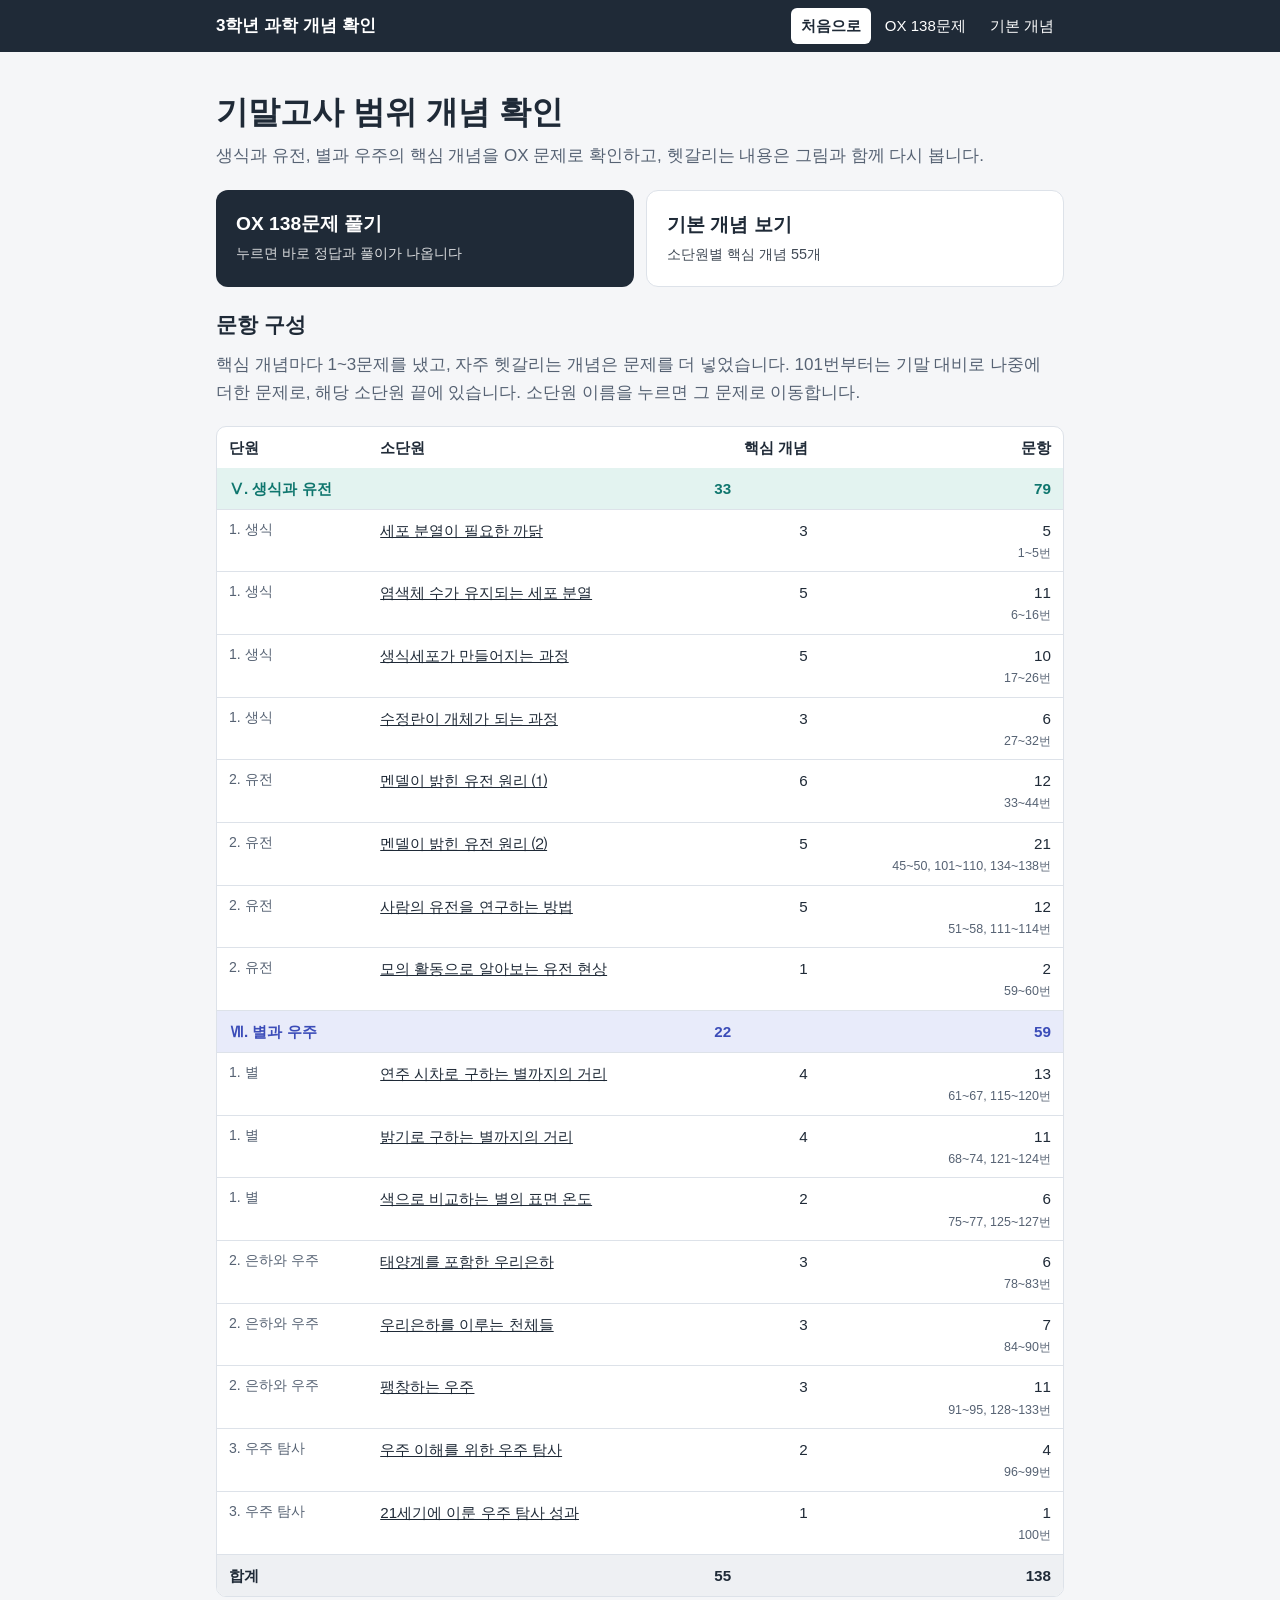
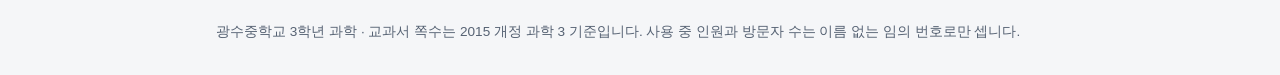
<file: index.html>
<!doctype html>
<html lang="ko">
<head>
<meta charset="utf-8">
<meta name="viewport" content="width=device-width, initial-scale=1">
<title>3학년 과학 개념 확인</title>
<meta name="description" content="생식과 유전, 별과 우주 개념 확인 OX 138문제와 기본 개념">
<link rel="stylesheet" href="style.css?v=8">
</head>
<body>
<div class="stick" id="stick"><header class="top"><div class="wrap topin"><a class="brand" href="index.html">3학년 과학 개념 확인</a><span class="online" id="online" hidden><i aria-hidden="true"></i><span class="oltxt"><span>지금 <b id="onlineN">0</b>명<span class="olt"> 사용 중</span></span><span id="today" hidden>오늘 <b id="todayN">0</b>명<span class="olt"> 방문</span></span></span></span><nav><a href="index.html" aria-current=page>처음으로</a><a href="ox.html">OX 138문제</a><a href="concepts.html">기본 개념</a></nav></div></header></div>
<main class="wrap">
<section class="hero">
<h1>기말고사 범위 개념 확인</h1>
<p>생식과 유전, 별과 우주의 핵심 개념을 OX 문제로 확인하고, 헷갈리는 내용은 그림과 함께 다시 봅니다.</p>
<div class="cta">
<a class="big" href="ox.html"><b>OX 138문제 풀기</b><span>누르면 바로 정답과 풀이가 나옵니다</span></a>
<a class="big alt" href="concepts.html"><b>기본 개념 보기</b><span>소단원별 핵심 개념 55개</span></a>
</div>
</section>
<section>
<h2>문항 구성</h2>
<p class="lead">핵심 개념마다 1~3문제를 냈고, 자주 헷갈리는 개념은 문제를 더 넣었습니다. 101번부터는 기말 대비로 나중에 더한 문제로, 해당 소단원 끝에 있습니다. 소단원 이름을 누르면 그 문제로 이동합니다.</p>
<div class="tablewrap"><table class="plan">
<thead><tr><th scope="col">단원</th><th scope="col">소단원</th><th scope="col">핵심 개념</th><th scope="col">문항</th></tr></thead>
<tbody><tr class="grp gen"><th colspan="2" scope="colgroup">Ⅴ. 생식과 유전</th><td>33</td><td>79</td></tr><tr><td class="mid">1. 생식</td><td><a href="ox.html#u01">세포 분열이 필요한 까닭</a></td><td>3</td><td>5<span class="rng">1~5번</span></td></tr><tr><td class="mid">1. 생식</td><td><a href="ox.html#u02">염색체 수가 유지되는 세포 분열</a></td><td>5</td><td>11<span class="rng">6~16번</span></td></tr><tr><td class="mid">1. 생식</td><td><a href="ox.html#u03">생식세포가 만들어지는 과정</a></td><td>5</td><td>10<span class="rng">17~26번</span></td></tr><tr><td class="mid">1. 생식</td><td><a href="ox.html#u04">수정란이 개체가 되는 과정</a></td><td>3</td><td>6<span class="rng">27~32번</span></td></tr><tr><td class="mid">2. 유전</td><td><a href="ox.html#u05">멘델이 밝힌 유전 원리 ⑴</a></td><td>6</td><td>12<span class="rng">33~44번</span></td></tr><tr><td class="mid">2. 유전</td><td><a href="ox.html#u06">멘델이 밝힌 유전 원리 ⑵</a></td><td>5</td><td>21<span class="rng">45~50, 101~110, 134~138번</span></td></tr><tr><td class="mid">2. 유전</td><td><a href="ox.html#u07">사람의 유전을 연구하는 방법</a></td><td>5</td><td>12<span class="rng">51~58, 111~114번</span></td></tr><tr><td class="mid">2. 유전</td><td><a href="ox.html#u08">모의 활동으로 알아보는 유전 현상</a></td><td>1</td><td>2<span class="rng">59~60번</span></td></tr><tr class="grp star"><th colspan="2" scope="colgroup">Ⅶ. 별과 우주</th><td>22</td><td>59</td></tr><tr><td class="mid">1. 별</td><td><a href="ox.html#u09">연주 시차로 구하는 별까지의 거리</a></td><td>4</td><td>13<span class="rng">61~67, 115~120번</span></td></tr><tr><td class="mid">1. 별</td><td><a href="ox.html#u10">밝기로 구하는 별까지의 거리</a></td><td>4</td><td>11<span class="rng">68~74, 121~124번</span></td></tr><tr><td class="mid">1. 별</td><td><a href="ox.html#u11">색으로 비교하는 별의 표면 온도</a></td><td>2</td><td>6<span class="rng">75~77, 125~127번</span></td></tr><tr><td class="mid">2. 은하와 우주</td><td><a href="ox.html#u12">태양계를 포함한 우리은하</a></td><td>3</td><td>6<span class="rng">78~83번</span></td></tr><tr><td class="mid">2. 은하와 우주</td><td><a href="ox.html#u13">우리은하를 이루는 천체들</a></td><td>3</td><td>7<span class="rng">84~90번</span></td></tr><tr><td class="mid">2. 은하와 우주</td><td><a href="ox.html#u14">팽창하는 우주</a></td><td>3</td><td>11<span class="rng">91~95, 128~133번</span></td></tr><tr><td class="mid">3. 우주 탐사</td><td><a href="ox.html#u15">우주 이해를 위한 우주 탐사</a></td><td>2</td><td>4<span class="rng">96~99번</span></td></tr><tr><td class="mid">3. 우주 탐사</td><td><a href="ox.html#u16">21세기에 이룬 우주 탐사 성과</a></td><td>1</td><td>1<span class="rng">100번</span></td></tr>
<tr class="sum"><th colspan="2" scope="row">합계</th><td>55</td><td>138</td></tr></tbody>
</table></div>
</section>
</main>
<footer class="wrap foot">광수중학교 3학년 과학 · 교과서 쪽수는 2015 개정 과학 3 기준입니다. 사용 중 인원과 방문자 수는 이름 없는 임의 번호로만 셉니다.</footer>
<script src="app.js?v=3"></script>
</body></html>
</file>
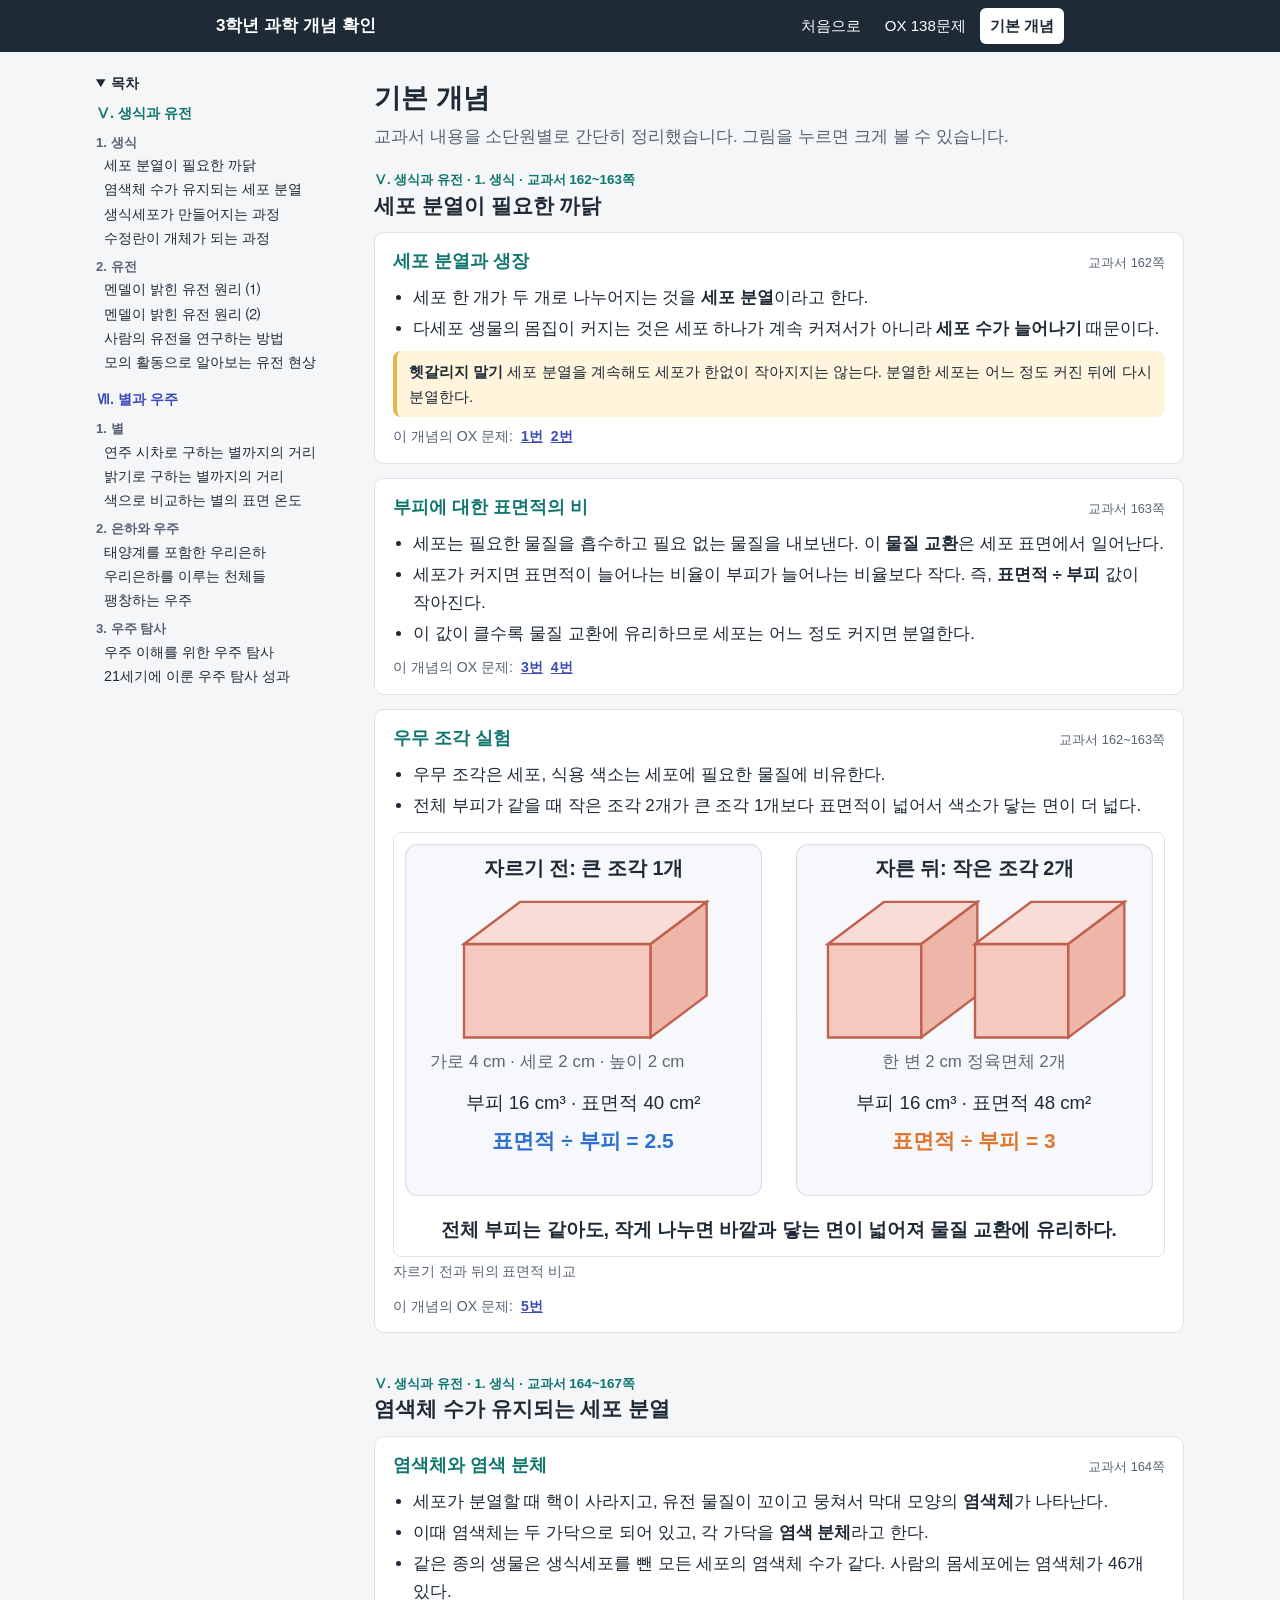
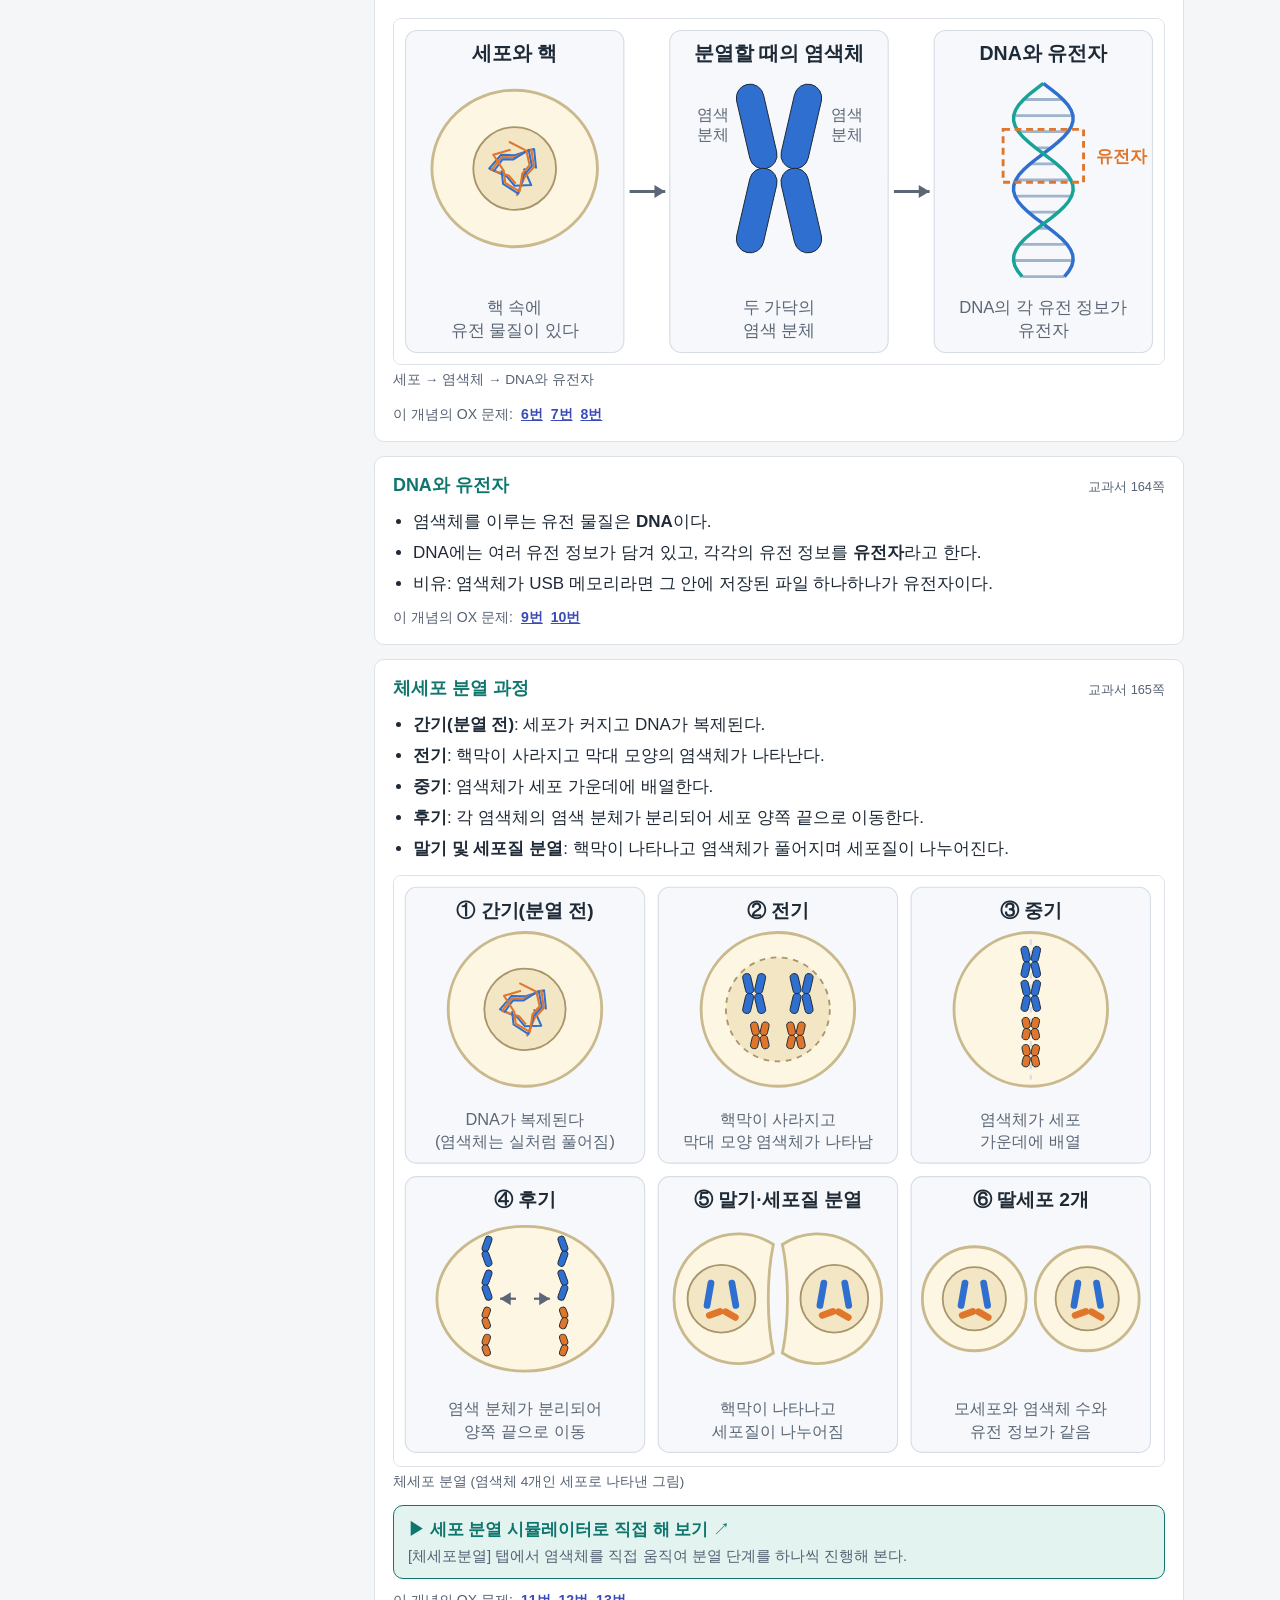
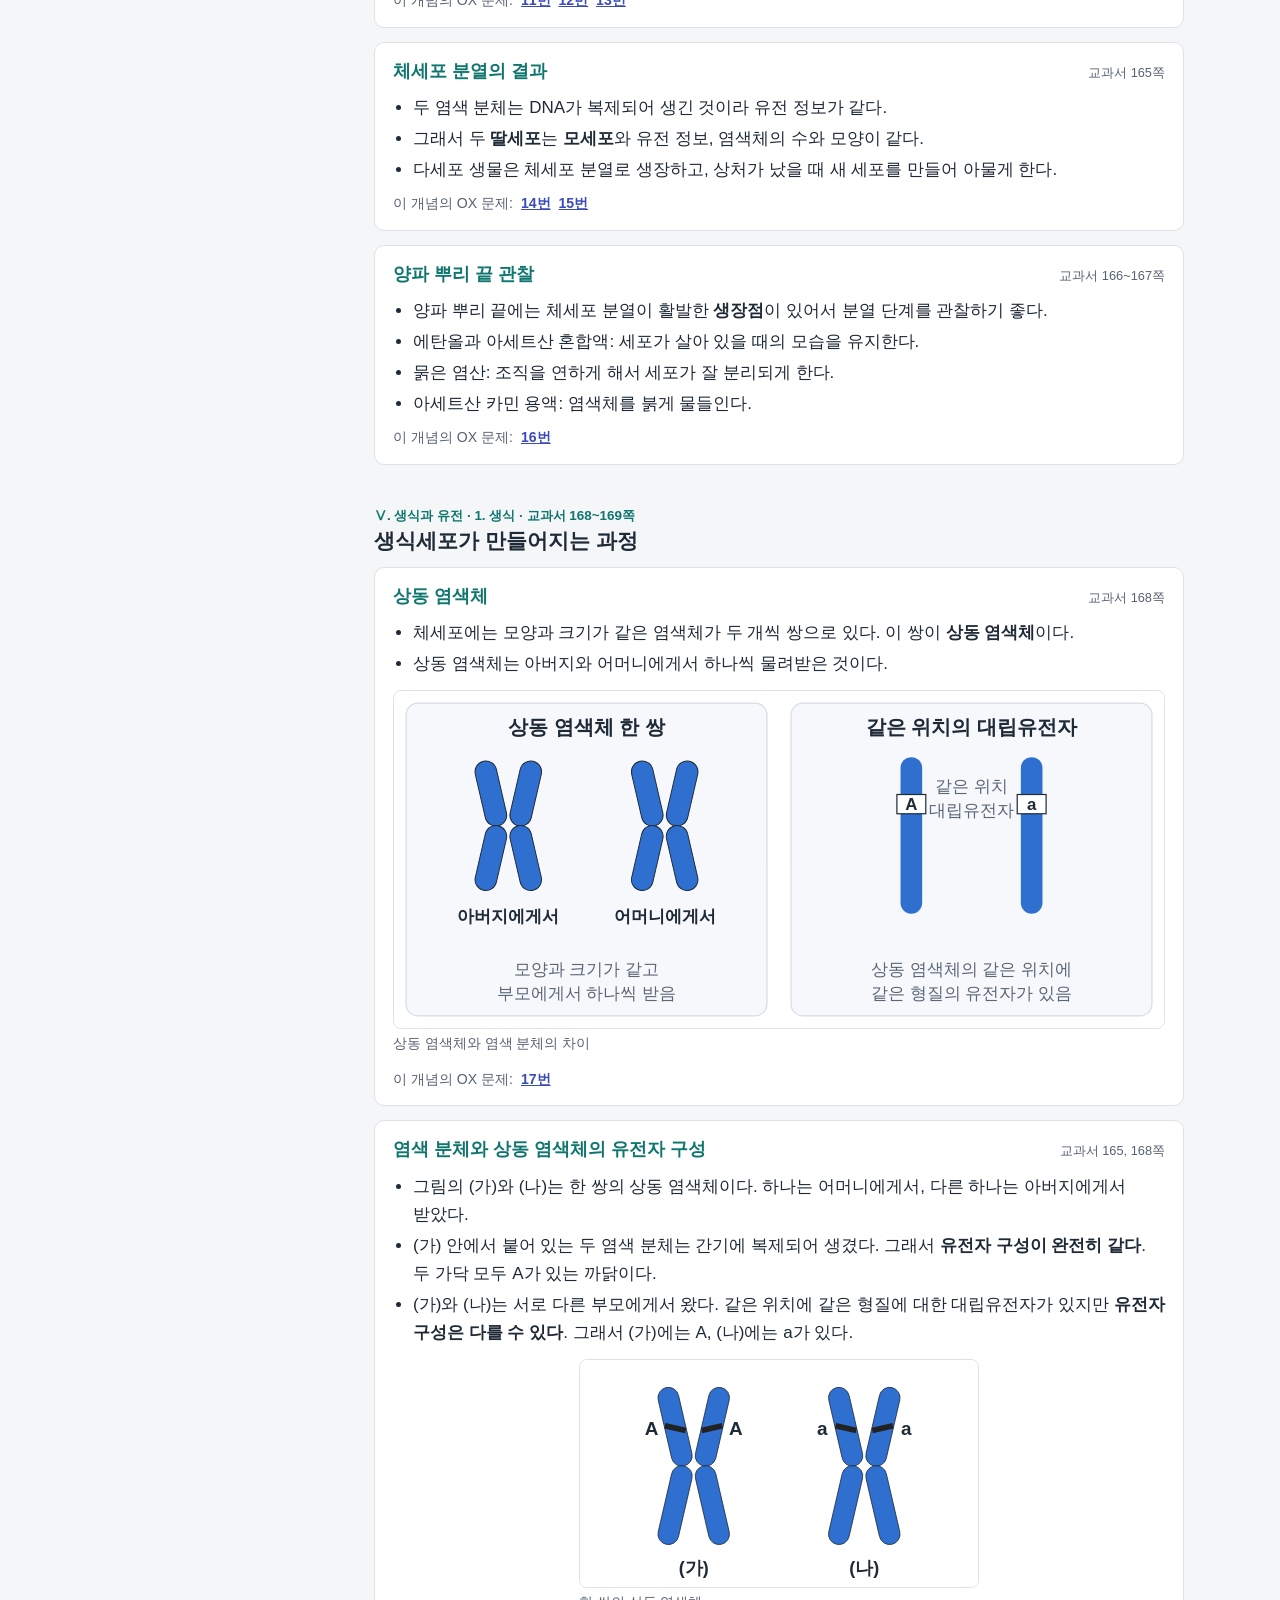
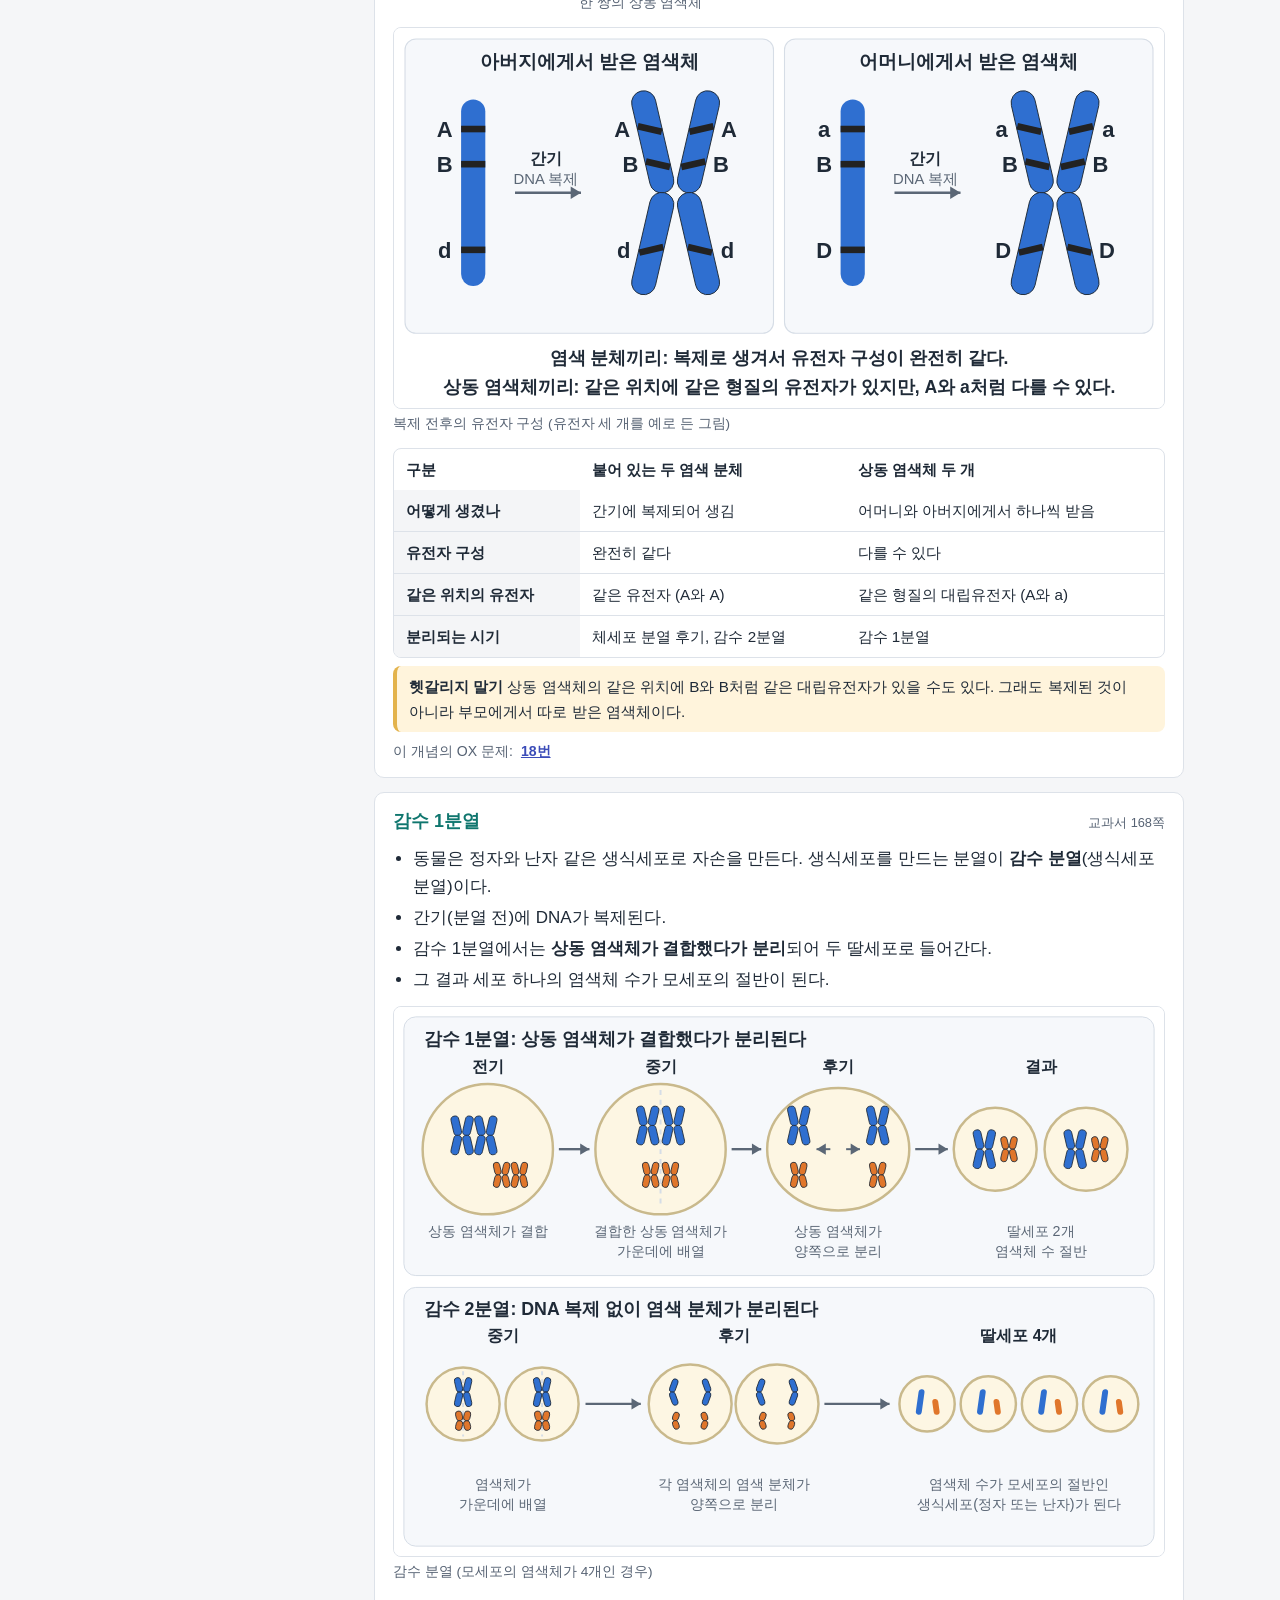
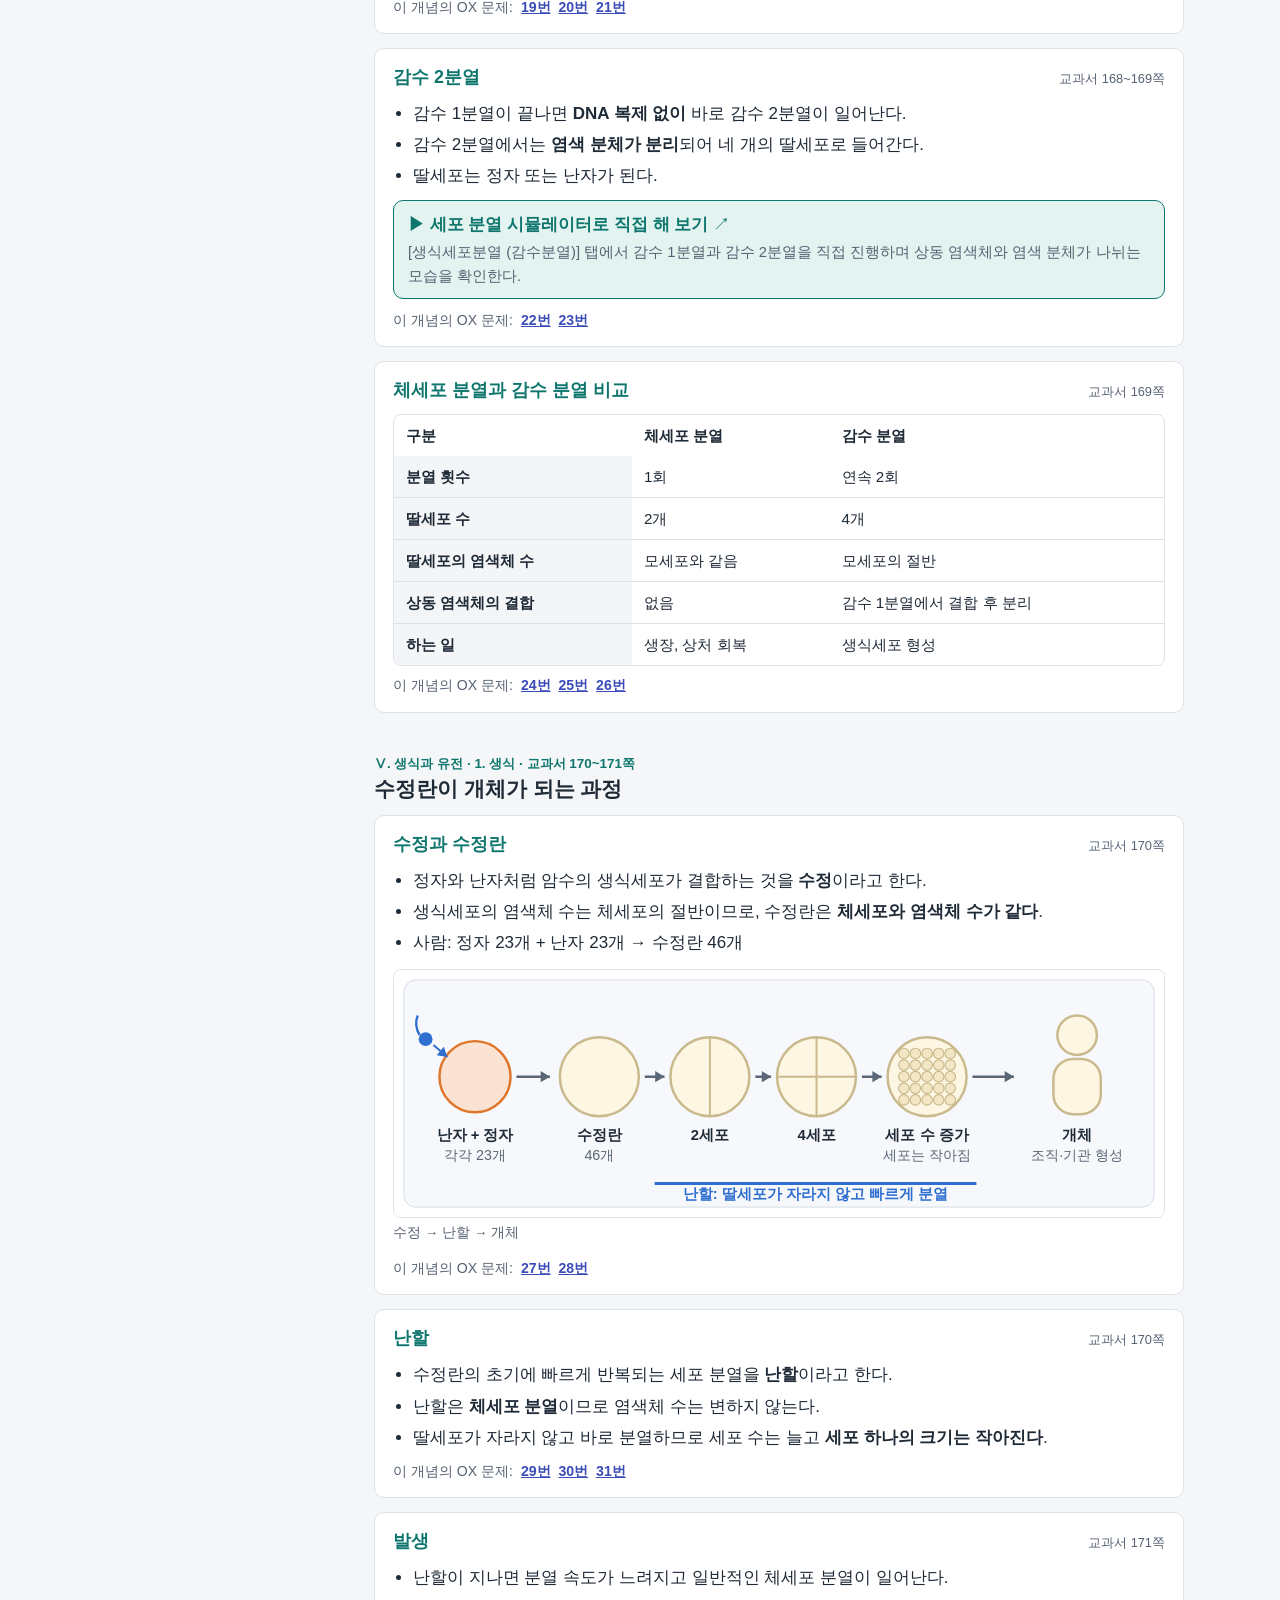
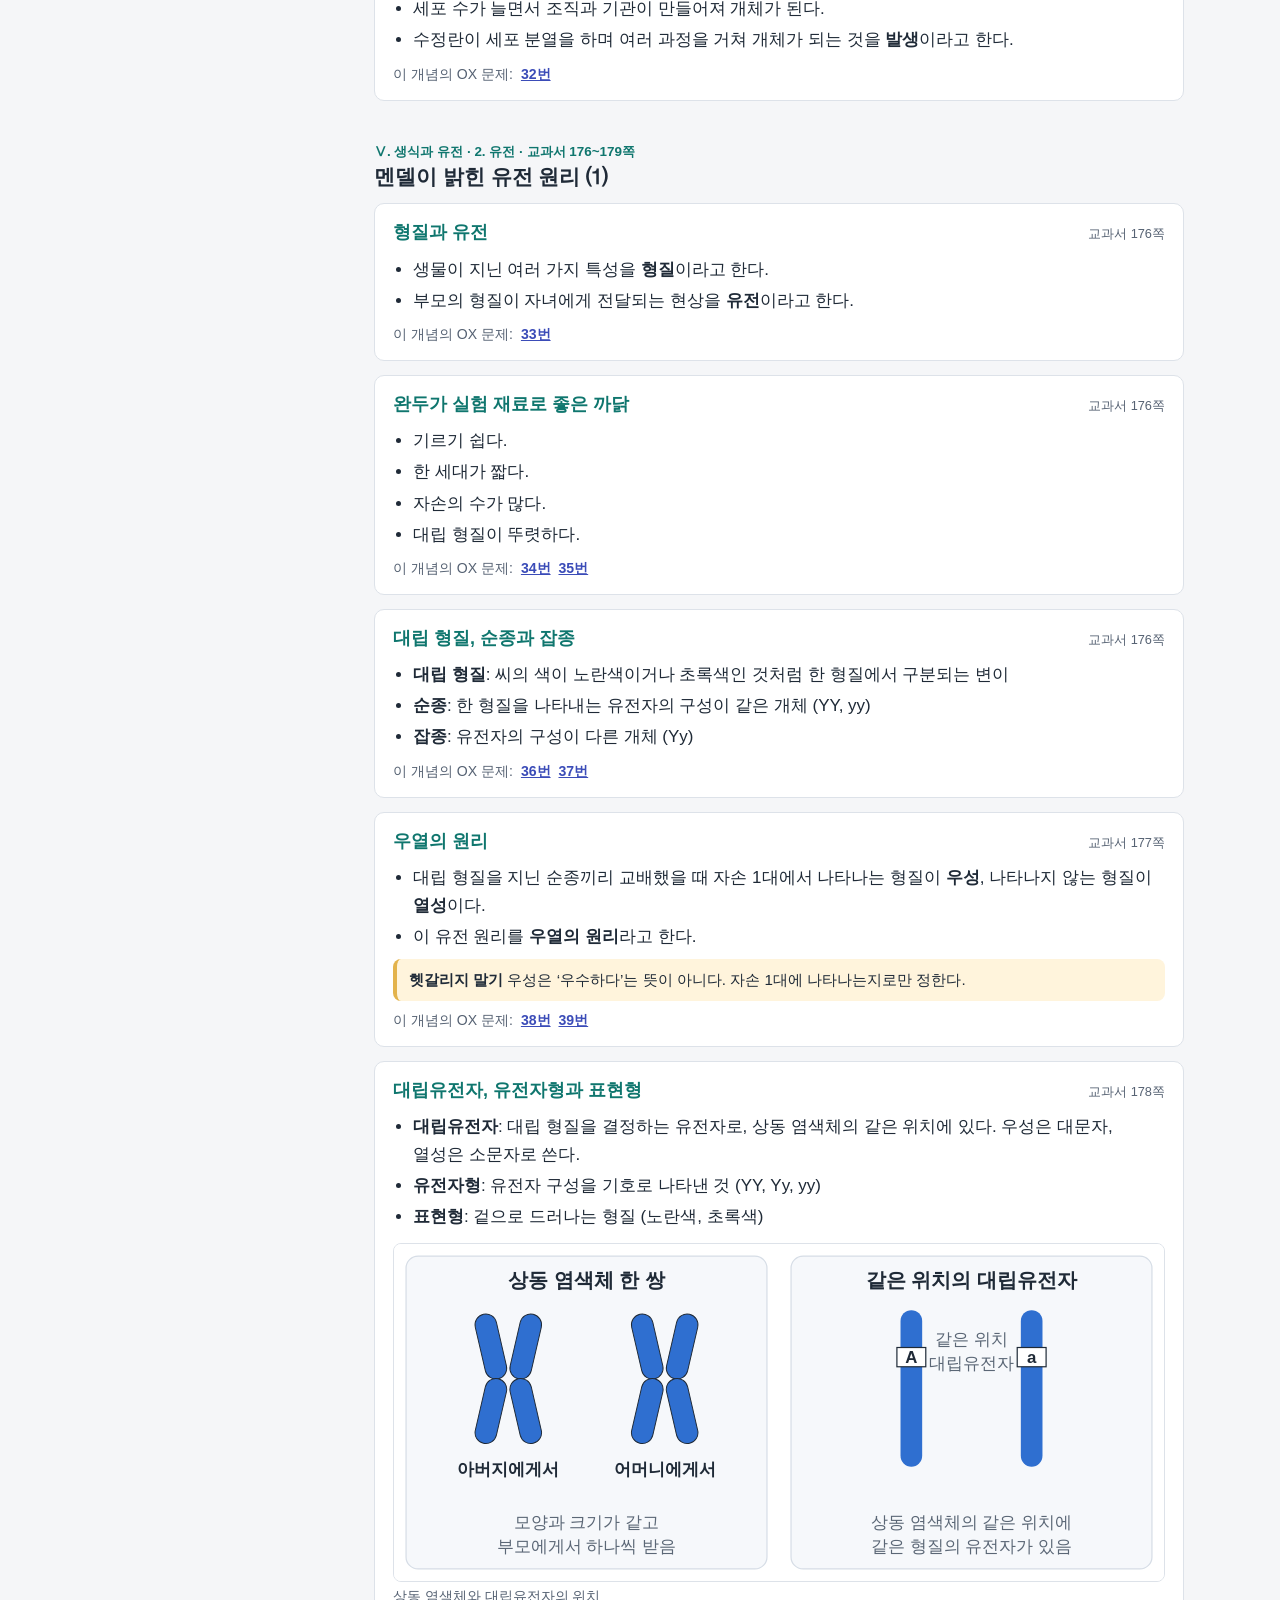
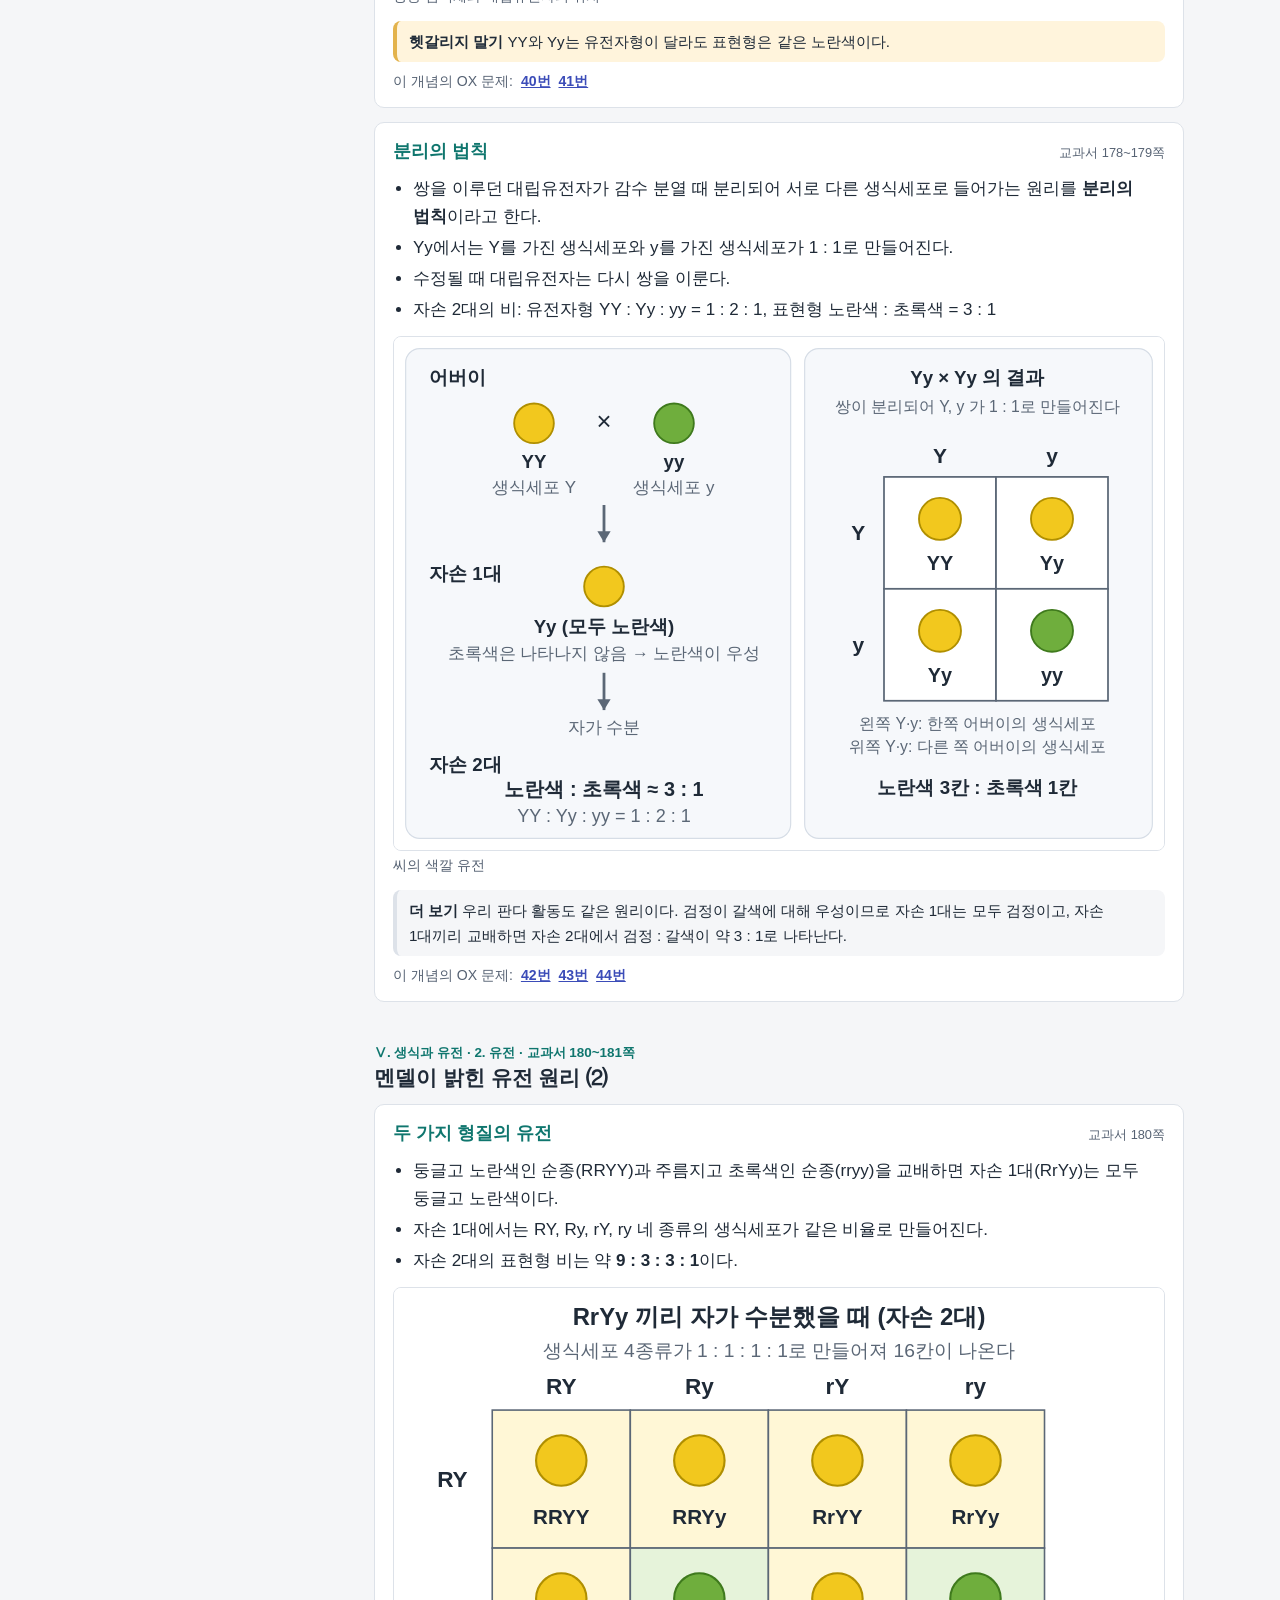
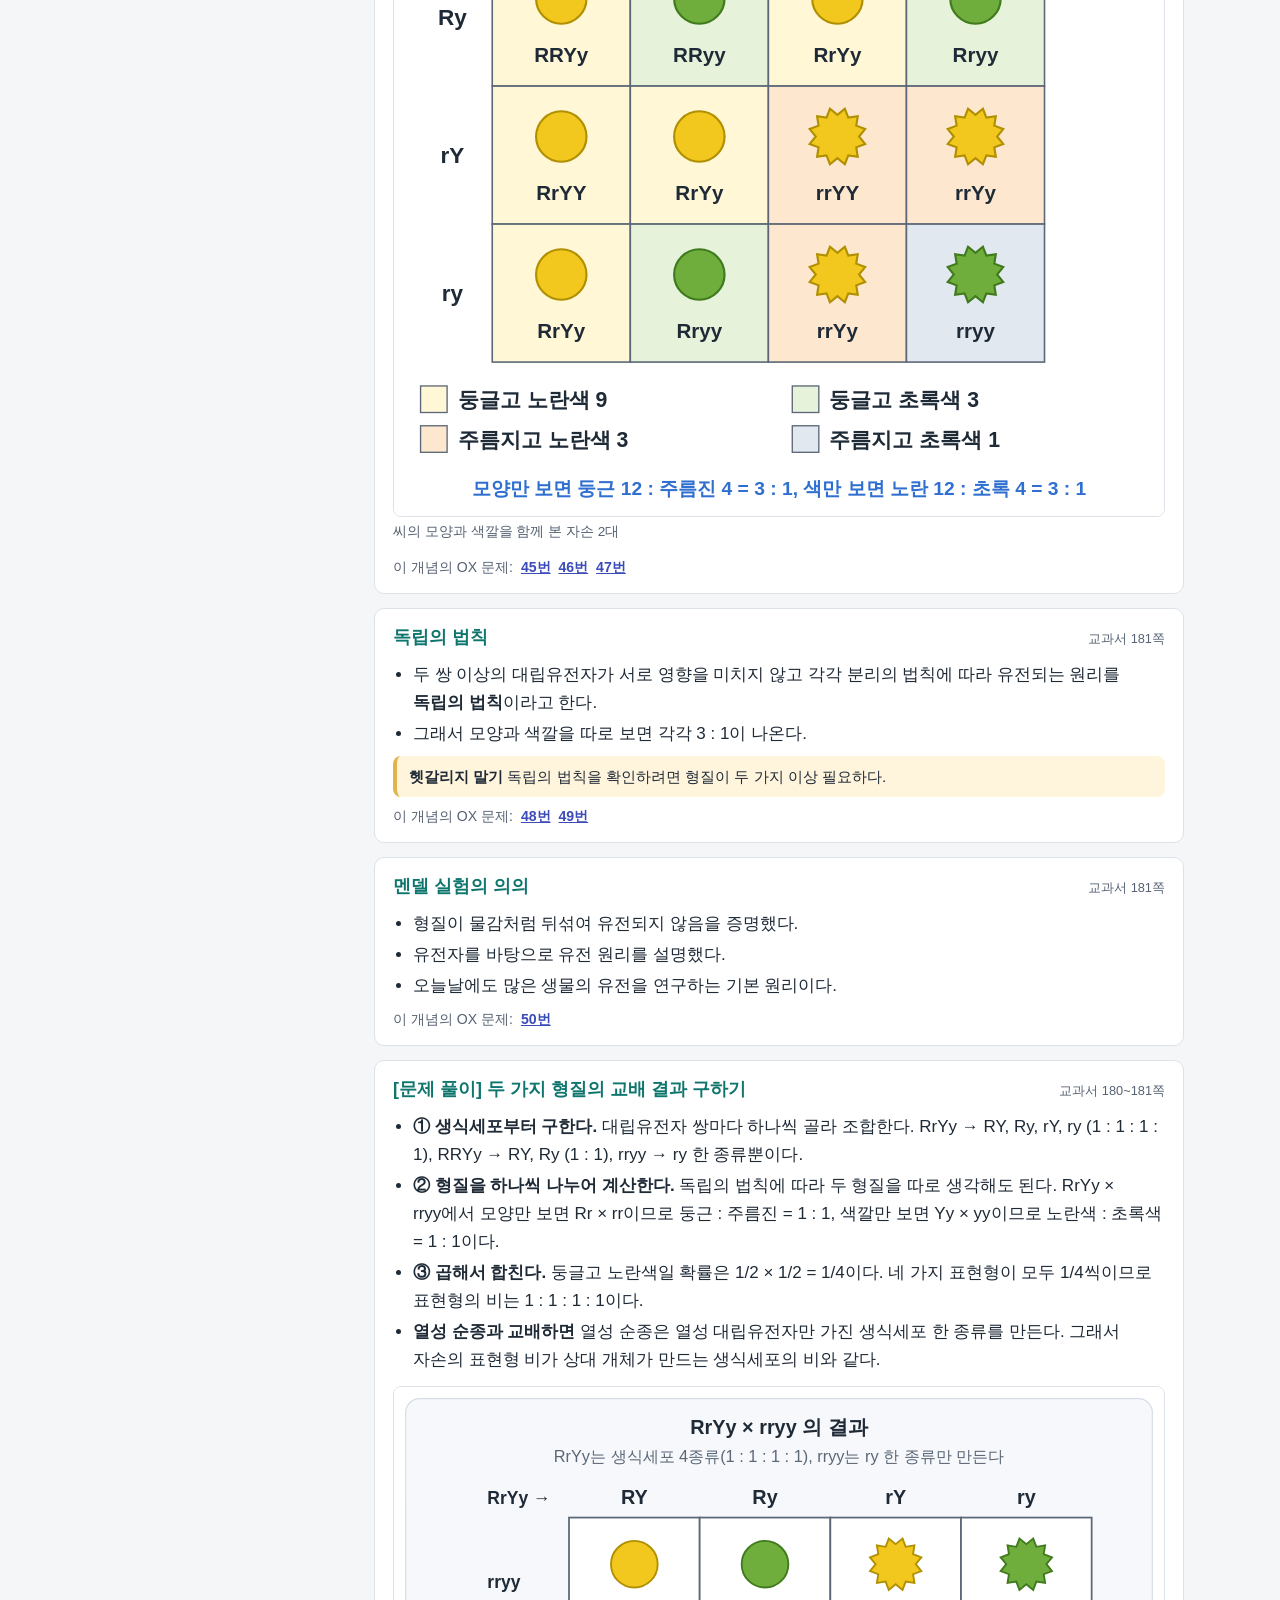
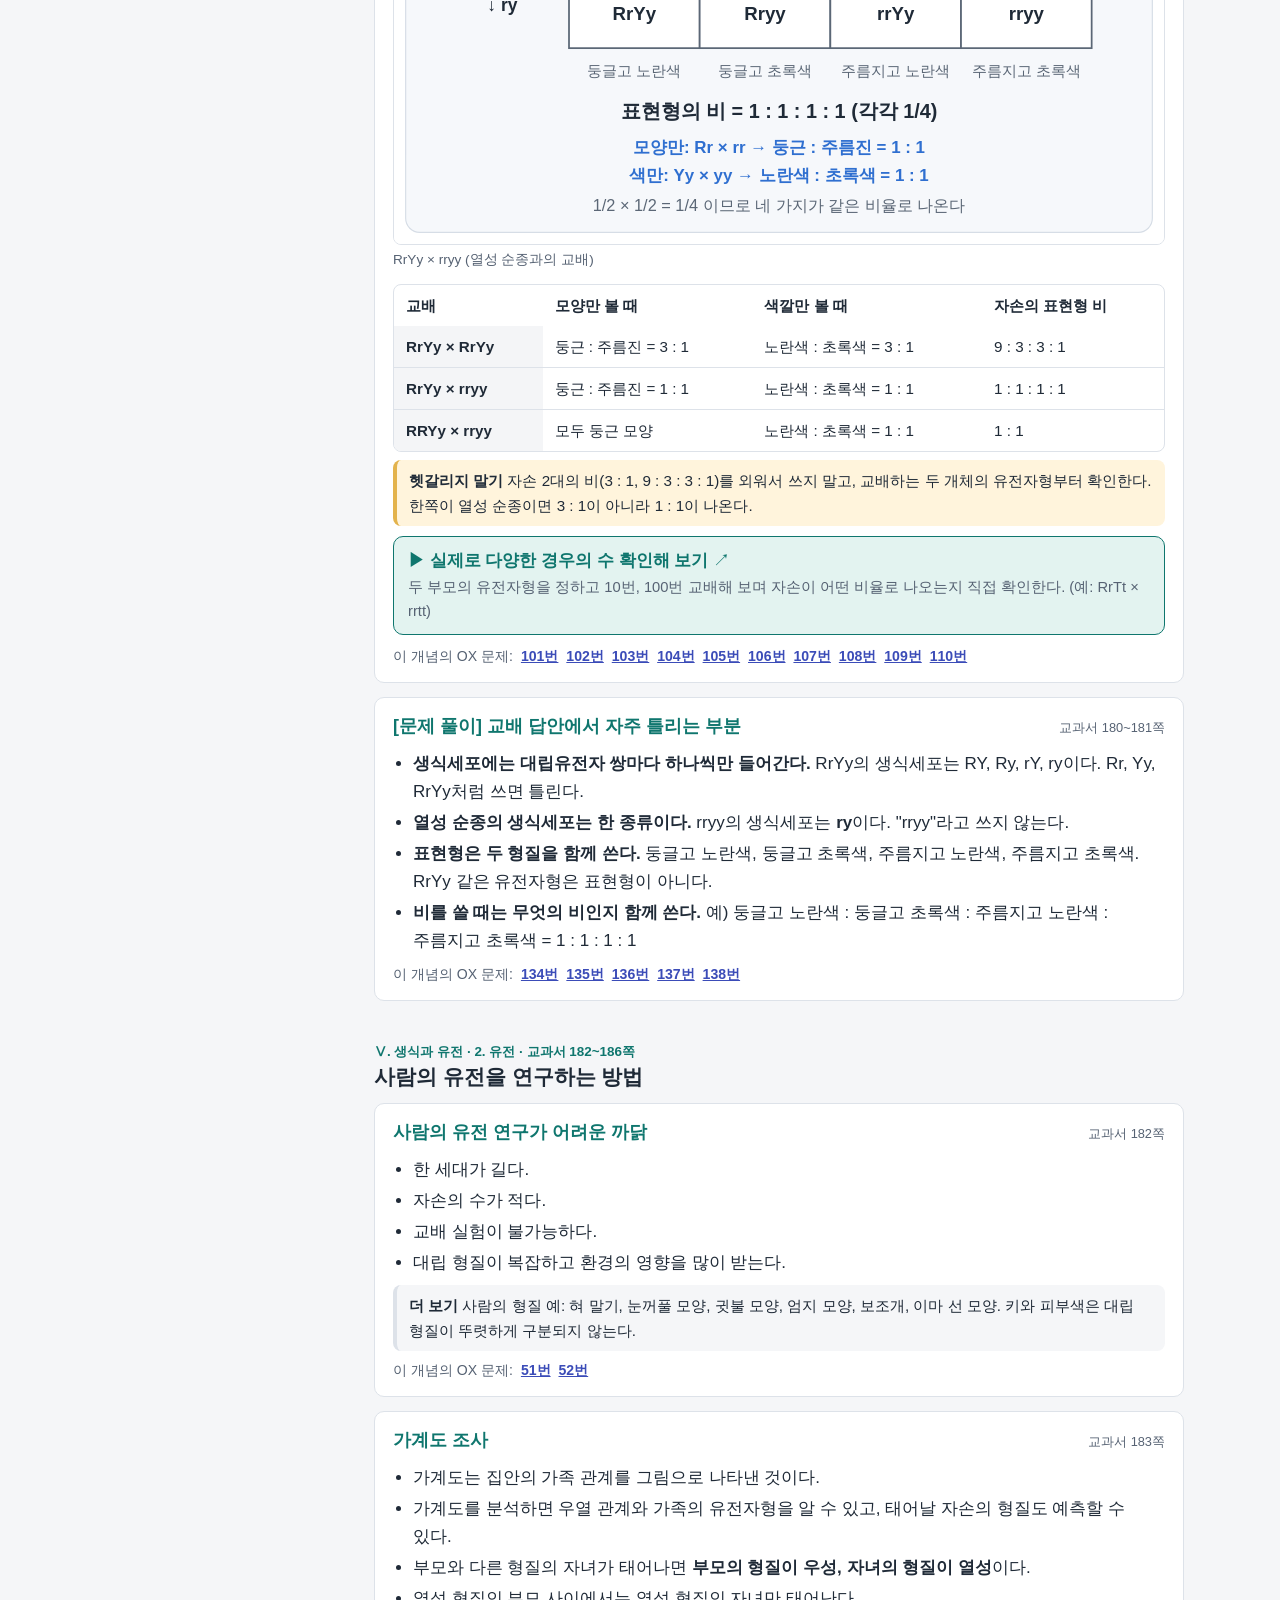
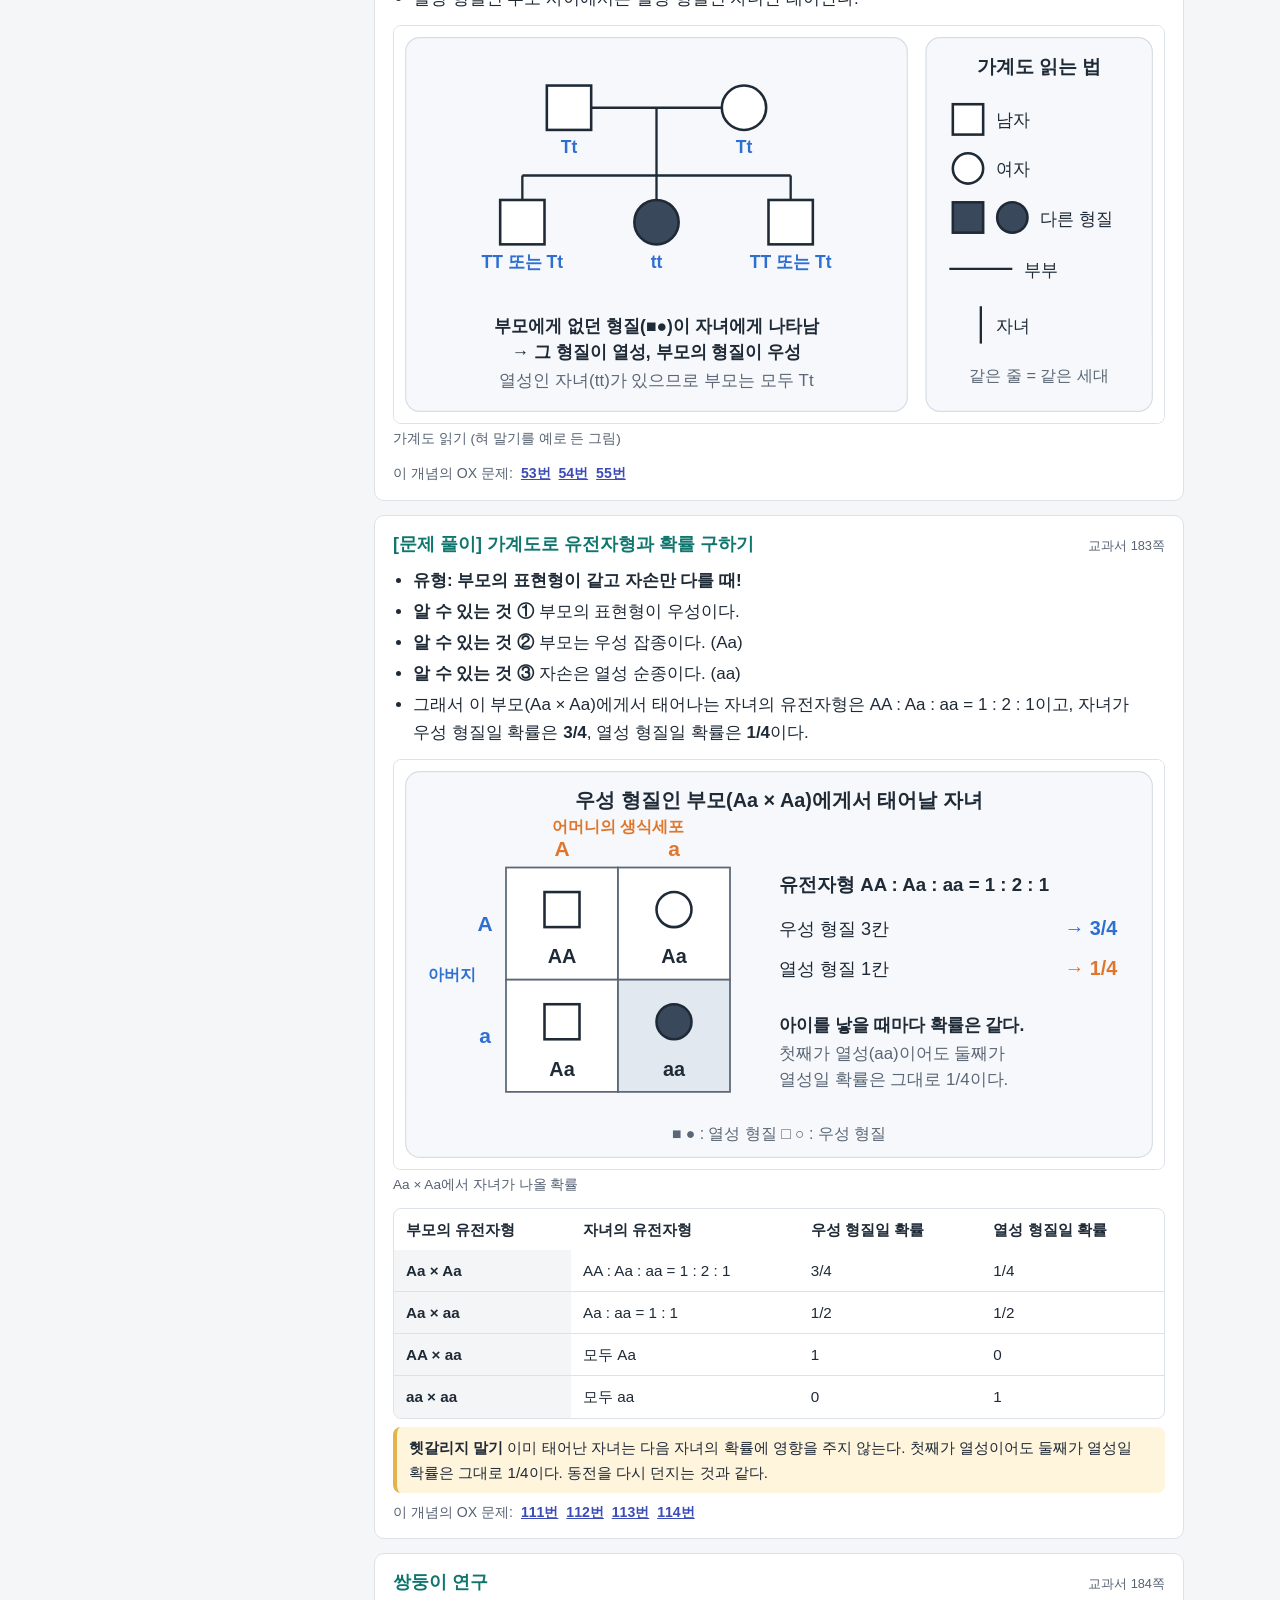
<file: concepts.html>
<!doctype html>
<html lang="ko">
<head>
<meta charset="utf-8">
<meta name="viewport" content="width=device-width, initial-scale=1">
<title>기본 개념</title>
<meta name="description" content="생식과 유전, 별과 우주 교과서 기본 개념 정리">
<link rel="stylesheet" href="style.css?v=8">
</head>
<body class="kpage">
<div class="stick" id="stick"><header class="top"><div class="wrap topin"><a class="brand" href="index.html">3학년 과학 개념 확인</a><span class="online" id="online" hidden><i aria-hidden="true"></i><span class="oltxt"><span>지금 <b id="onlineN">0</b>명<span class="olt"> 사용 중</span></span><span id="today" hidden>오늘 <b id="todayN">0</b>명<span class="olt"> 방문</span></span></span></span><nav><a href="index.html">처음으로</a><a href="ox.html">OX 138문제</a><a href="concepts.html" aria-current=page>기본 개념</a></nav></div></header></div>
<div class="wrap klayout">
<aside class="toc"><details open><summary>목차</summary><div class="tg gen"><b>Ⅴ. 생식과 유전</b><p class="tm">1. 생식</p><a href="#ku01">세포 분열이 필요한 까닭</a><a href="#ku02">염색체 수가 유지되는 세포 분열</a><a href="#ku03">생식세포가 만들어지는 과정</a><a href="#ku04">수정란이 개체가 되는 과정</a><p class="tm">2. 유전</p><a href="#ku05">멘델이 밝힌 유전 원리 ⑴</a><a href="#ku06">멘델이 밝힌 유전 원리 ⑵</a><a href="#ku07">사람의 유전을 연구하는 방법</a><a href="#ku08">모의 활동으로 알아보는 유전 현상</a></div><div class="tg star"><b>Ⅶ. 별과 우주</b><p class="tm">1. 별</p><a href="#ku09">연주 시차로 구하는 별까지의 거리</a><a href="#ku10">밝기로 구하는 별까지의 거리</a><a href="#ku11">색으로 비교하는 별의 표면 온도</a><p class="tm">2. 은하와 우주</p><a href="#ku12">태양계를 포함한 우리은하</a><a href="#ku13">우리은하를 이루는 천체들</a><a href="#ku14">팽창하는 우주</a><p class="tm">3. 우주 탐사</p><a href="#ku15">우주 이해를 위한 우주 탐사</a><a href="#ku16">21세기에 이룬 우주 탐사 성과</a></div></details></aside>
<main>
<h1>기본 개념</h1>
<p class="lead">교과서 내용을 소단원별로 간단히 정리했습니다. 그림을 누르면 크게 볼 수 있습니다.</p>
<section class="kunit gen" id="ku01"><p class="crumb">Ⅴ. 생식과 유전 · 1. 생식 · 교과서 162~163쪽</p><h2>세포 분열이 필요한 까닭</h2><article class="concept" id="c101"><h3>세포 분열과 생장<span class="pg">교과서 162쪽</span></h3><ul><li>세포 한 개가 두 개로 나누어지는 것을 <b>세포 분열</b>이라고 한다.</li><li>다세포 생물의 몸집이 커지는 것은 세포 하나가 계속 커져서가 아니라 <b>세포 수가 늘어나기</b> 때문이다.</li></ul><p class="warn"><b>헷갈리지 말기</b> 세포 분열을 계속해도 세포가 한없이 작아지지는 않는다. 분열한 세포는 어느 정도 커진 뒤에 다시 분열한다.</p><p class="rel">이 개념의 OX 문제: <a href="ox.html#q001">1번</a> <a href="ox.html#q002">2번</a></p></article><article class="concept" id="c102"><h3>부피에 대한 표면적의 비<span class="pg">교과서 163쪽</span></h3><ul><li>세포는 필요한 물질을 흡수하고 필요 없는 물질을 내보낸다. 이 <b>물질 교환</b>은 세포 표면에서 일어난다.</li><li>세포가 커지면 표면적이 늘어나는 비율이 부피가 늘어나는 비율보다 작다. 즉, <b>표면적 ÷ 부피</b> 값이 작아진다.</li><li>이 값이 클수록 물질 교환에 유리하므로 세포는 어느 정도 커지면 분열한다.</li></ul><p class="rel">이 개념의 OX 문제: <a href="ox.html#q003">3번</a> <a href="ox.html#q004">4번</a></p></article><article class="concept" id="c103"><h3>우무 조각 실험<span class="pg">교과서 162~163쪽</span></h3><ul><li>우무 조각은 세포, 식용 색소는 세포에 필요한 물질에 비유한다.</li><li>전체 부피가 같을 때 작은 조각 2개가 큰 조각 1개보다 표면적이 넓어서 색소가 닿는 면이 더 넓다.</li></ul><div class="figs"><figure class=""><a href="img/g_agar.svg" target="_blank" rel="noopener" title="크게 보기"><img src="img/g_agar.svg" alt="큰 우무 조각과 작은 우무 조각의 부피와 표면적 비교" width="660" height="362" loading="lazy"></a><figcaption>자르기 전과 뒤의 표면적 비교</figcaption></figure></div><p class="rel">이 개념의 OX 문제: <a href="ox.html#q005">5번</a></p></article></section><section class="kunit gen" id="ku02"><p class="crumb">Ⅴ. 생식과 유전 · 1. 생식 · 교과서 164~167쪽</p><h2>염색체 수가 유지되는 세포 분열</h2><article class="concept" id="c201"><h3>염색체와 염색 분체<span class="pg">교과서 164쪽</span></h3><ul><li>세포가 분열할 때 핵이 사라지고, 유전 물질이 꼬이고 뭉쳐서 막대 모양의 <b>염색체</b>가 나타난다.</li><li>이때 염색체는 두 가닥으로 되어 있고, 각 가닥을 <b>염색 분체</b>라고 한다.</li><li>같은 종의 생물은 생식세포를 뺀 모든 세포의 염색체 수가 같다. 사람의 몸세포에는 염색체가 46개 있다.</li></ul><div class="figs"><figure class=""><a href="img/g_chromosome.svg" target="_blank" rel="noopener" title="크게 보기"><img src="img/g_chromosome.svg" alt="세포, 염색체, DNA와 유전자의 관계" width="670" height="300" loading="lazy"></a><figcaption>세포 → 염색체 → DNA와 유전자</figcaption></figure></div><p class="rel">이 개념의 OX 문제: <a href="ox.html#q006">6번</a> <a href="ox.html#q007">7번</a> <a href="ox.html#q008">8번</a></p></article><article class="concept" id="c202"><h3>DNA와 유전자<span class="pg">교과서 164쪽</span></h3><ul><li>염색체를 이루는 유전 물질은 <b>DNA</b>이다.</li><li>DNA에는 여러 유전 정보가 담겨 있고, 각각의 유전 정보를 <b>유전자</b>라고 한다.</li><li>비유: 염색체가 USB 메모리라면 그 안에 저장된 파일 하나하나가 유전자이다.</li></ul><p class="rel">이 개념의 OX 문제: <a href="ox.html#q009">9번</a> <a href="ox.html#q010">10번</a></p></article><article class="concept" id="c203"><h3>체세포 분열 과정<span class="pg">교과서 165쪽</span></h3><ul><li><b>간기(분열 전)</b>: 세포가 커지고 DNA가 복제된다.</li><li><b>전기</b>: 핵막이 사라지고 막대 모양의 염색체가 나타난다.</li><li><b>중기</b>: 염색체가 세포 가운데에 배열한다.</li><li><b>후기</b>: 각 염색체의 염색 분체가 분리되어 세포 양쪽 끝으로 이동한다.</li><li><b>말기 및 세포질 분열</b>: 핵막이 나타나고 염색체가 풀어지며 세포질이 나누어진다.</li></ul><div class="figs"><figure class=""><a href="img/g_mitosis.svg" target="_blank" rel="noopener" title="크게 보기"><img src="img/g_mitosis.svg" alt="체세포 분열의 여섯 단계" width="682" height="522" loading="lazy"></a><figcaption>체세포 분열 (염색체 4개인 세포로 나타낸 그림)</figcaption></figure></div><a class="sim" href="https://ddelza.github.io/cell-division-sim/" target="_blank" rel="noopener"><b>세포 분열 시뮬레이터로 직접 해 보기</b><span>[체세포분열] 탭에서 염색체를 직접 움직여 분열 단계를 하나씩 진행해 본다.</span></a><p class="rel">이 개념의 OX 문제: <a href="ox.html#q011">11번</a> <a href="ox.html#q012">12번</a> <a href="ox.html#q013">13번</a></p></article><article class="concept" id="c204"><h3>체세포 분열의 결과<span class="pg">교과서 165쪽</span></h3><ul><li>두 염색 분체는 DNA가 복제되어 생긴 것이라 유전 정보가 같다.</li><li>그래서 두 <b>딸세포</b>는 <b>모세포</b>와 유전 정보, 염색체의 수와 모양이 같다.</li><li>다세포 생물은 체세포 분열로 생장하고, 상처가 났을 때 새 세포를 만들어 아물게 한다.</li></ul><p class="rel">이 개념의 OX 문제: <a href="ox.html#q014">14번</a> <a href="ox.html#q015">15번</a></p></article><article class="concept" id="c205"><h3>양파 뿌리 끝 관찰<span class="pg">교과서 166~167쪽</span></h3><ul><li>양파 뿌리 끝에는 체세포 분열이 활발한 <b>생장점</b>이 있어서 분열 단계를 관찰하기 좋다.</li><li>에탄올과 아세트산 혼합액: 세포가 살아 있을 때의 모습을 유지한다.</li><li>묽은 염산: 조직을 연하게 해서 세포가 잘 분리되게 한다.</li><li>아세트산 카민 용액: 염색체를 붉게 물들인다.</li></ul><p class="rel">이 개념의 OX 문제: <a href="ox.html#q016">16번</a></p></article></section><section class="kunit gen" id="ku03"><p class="crumb">Ⅴ. 생식과 유전 · 1. 생식 · 교과서 168~169쪽</p><h2>생식세포가 만들어지는 과정</h2><article class="concept" id="c301"><h3>상동 염색체<span class="pg">교과서 168쪽</span></h3><ul><li>체세포에는 모양과 크기가 같은 염색체가 두 개씩 쌍으로 있다. 이 쌍이 <b>상동 염색체</b>이다.</li><li>상동 염색체는 아버지와 어머니에게서 하나씩 물려받은 것이다.</li></ul><div class="figs"><figure class=""><a href="img/g_homolog.svg" target="_blank" rel="noopener" title="크게 보기"><img src="img/g_homolog.svg" alt="상동 염색체 한 쌍과 같은 위치의 대립유전자" width="640" height="280" loading="lazy"></a><figcaption>상동 염색체와 염색 분체의 차이</figcaption></figure></div><p class="rel">이 개념의 OX 문제: <a href="ox.html#q017">17번</a></p></article><article class="concept" id="c311"><h3>염색 분체와 상동 염색체의 유전자 구성<span class="pg">교과서 165, 168쪽</span></h3><ul><li>그림의 (가)와 (나)는 한 쌍의 상동 염색체이다. 하나는 어머니에게서, 다른 하나는 아버지에게서 받았다.</li><li>(가) 안에서 붙어 있는 두 염색 분체는 간기에 복제되어 생겼다. 그래서 <b>유전자 구성이 완전히 같다</b>. 두 가닥 모두 A가 있는 까닭이다.</li><li>(가)와 (나)는 서로 다른 부모에게서 왔다. 같은 위치에 같은 형질에 대한 대립유전자가 있지만 <b>유전자 구성은 다를 수 있다</b>. 그래서 (가)에는 A, (나)에는 a가 있다.</li></ul><div class="figs"><figure class="narrow"><a href="img/g_pair.svg" target="_blank" rel="noopener" title="크게 보기"><img src="img/g_pair.svg" alt="한 쌍의 상동 염색체 (가), (나)와 대립유전자 A, a" width="420" height="240" loading="lazy"></a><figcaption>한 쌍의 상동 염색체</figcaption></figure><figure class=""><a href="img/g_sister.svg" target="_blank" rel="noopener" title="크게 보기"><img src="img/g_sister.svg" alt="간기에 복제된 염색 분체와 부모에게서 받은 상동 염색체의 유전자 구성" width="700" height="346" loading="lazy"></a><figcaption>복제 전후의 유전자 구성 (유전자 세 개를 예로 든 그림)</figcaption></figure></div><div class="tablewrap"><table class="cmp"><thead><tr><th scope="col">구분</th><th scope="col">붙어 있는 두 염색 분체</th><th scope="col">상동 염색체 두 개</th></tr></thead><tbody><tr><th scope="row">어떻게 생겼나</th><td>간기에 복제되어 생김</td><td>어머니와 아버지에게서 하나씩 받음</td></tr><tr><th scope="row">유전자 구성</th><td>완전히 같다</td><td>다를 수 있다</td></tr><tr><th scope="row">같은 위치의 유전자</th><td>같은 유전자 (A와 A)</td><td>같은 형질의 대립유전자 (A와 a)</td></tr><tr><th scope="row">분리되는 시기</th><td>체세포 분열 후기, 감수 2분열</td><td>감수 1분열</td></tr></tbody></table></div><p class="warn"><b>헷갈리지 말기</b> 상동 염색체의 같은 위치에 B와 B처럼 같은 대립유전자가 있을 수도 있다. 그래도 복제된 것이 아니라 부모에게서 따로 받은 염색체이다.</p><p class="rel">이 개념의 OX 문제: <a href="ox.html#q018">18번</a></p></article><article class="concept" id="c302"><h3>감수 1분열<span class="pg">교과서 168쪽</span></h3><ul><li>동물은 정자와 난자 같은 생식세포로 자손을 만든다. 생식세포를 만드는 분열이 <b>감수 분열</b>(생식세포 분열)이다.</li><li>간기(분열 전)에 DNA가 복제된다.</li><li>감수 1분열에서는 <b>상동 염색체가 결합했다가 분리</b>되어 두 딸세포로 들어간다.</li><li>그 결과 세포 하나의 염색체 수가 모세포의 절반이 된다.</li></ul><div class="figs"><figure class=""><a href="img/g_meiosis.svg" target="_blank" rel="noopener" title="크게 보기"><img src="img/g_meiosis.svg" alt="감수 1분열과 감수 2분열 과정" width="780" height="556" loading="lazy"></a><figcaption>감수 분열 (모세포의 염색체가 4개인 경우)</figcaption></figure></div><p class="rel">이 개념의 OX 문제: <a href="ox.html#q019">19번</a> <a href="ox.html#q020">20번</a> <a href="ox.html#q021">21번</a></p></article><article class="concept" id="c303"><h3>감수 2분열<span class="pg">교과서 168~169쪽</span></h3><ul><li>감수 1분열이 끝나면 <b>DNA 복제 없이</b> 바로 감수 2분열이 일어난다.</li><li>감수 2분열에서는 <b>염색 분체가 분리</b>되어 네 개의 딸세포로 들어간다.</li><li>딸세포는 정자 또는 난자가 된다.</li></ul><a class="sim" href="https://ddelza.github.io/cell-division-sim/" target="_blank" rel="noopener"><b>세포 분열 시뮬레이터로 직접 해 보기</b><span>[생식세포분열 (감수분열)] 탭에서 감수 1분열과 감수 2분열을 직접 진행하며 상동 염색체와 염색 분체가 나뉘는 모습을 확인한다.</span></a><p class="rel">이 개념의 OX 문제: <a href="ox.html#q022">22번</a> <a href="ox.html#q023">23번</a></p></article><article class="concept" id="c304"><h3>체세포 분열과 감수 분열 비교<span class="pg">교과서 169쪽</span></h3><div class="tablewrap"><table class="cmp"><thead><tr><th scope="col">구분</th><th scope="col">체세포 분열</th><th scope="col">감수 분열</th></tr></thead><tbody><tr><th scope="row">분열 횟수</th><td>1회</td><td>연속 2회</td></tr><tr><th scope="row">딸세포 수</th><td>2개</td><td>4개</td></tr><tr><th scope="row">딸세포의 염색체 수</th><td>모세포와 같음</td><td>모세포의 절반</td></tr><tr><th scope="row">상동 염색체의 결합</th><td>없음</td><td>감수 1분열에서 결합 후 분리</td></tr><tr><th scope="row">하는 일</th><td>생장, 상처 회복</td><td>생식세포 형성</td></tr></tbody></table></div><p class="rel">이 개념의 OX 문제: <a href="ox.html#q024">24번</a> <a href="ox.html#q025">25번</a> <a href="ox.html#q026">26번</a></p></article></section><section class="kunit gen" id="ku04"><p class="crumb">Ⅴ. 생식과 유전 · 1. 생식 · 교과서 170~171쪽</p><h2>수정란이 개체가 되는 과정</h2><article class="concept" id="c401"><h3>수정과 수정란<span class="pg">교과서 170쪽</span></h3><ul><li>정자와 난자처럼 암수의 생식세포가 결합하는 것을 <b>수정</b>이라고 한다.</li><li>생식세포의 염색체 수는 체세포의 절반이므로, 수정란은 <b>체세포와 염색체 수가 같다</b>.</li><li>사람: 정자 23개 + 난자 23개 → 수정란 46개</li></ul><div class="figs"><figure class=""><a href="img/g_development.svg" target="_blank" rel="noopener" title="크게 보기"><img src="img/g_development.svg" alt="수정란이 난할을 거쳐 개체가 되는 과정" width="780" height="250" loading="lazy"></a><figcaption>수정 → 난할 → 개체</figcaption></figure></div><p class="rel">이 개념의 OX 문제: <a href="ox.html#q027">27번</a> <a href="ox.html#q028">28번</a></p></article><article class="concept" id="c402"><h3>난할<span class="pg">교과서 170쪽</span></h3><ul><li>수정란의 초기에 빠르게 반복되는 세포 분열을 <b>난할</b>이라고 한다.</li><li>난할은 <b>체세포 분열</b>이므로 염색체 수는 변하지 않는다.</li><li>딸세포가 자라지 않고 바로 분열하므로 세포 수는 늘고 <b>세포 하나의 크기는 작아진다</b>.</li></ul><p class="rel">이 개념의 OX 문제: <a href="ox.html#q029">29번</a> <a href="ox.html#q030">30번</a> <a href="ox.html#q031">31번</a></p></article><article class="concept" id="c403"><h3>발생<span class="pg">교과서 171쪽</span></h3><ul><li>난할이 지나면 분열 속도가 느려지고 일반적인 체세포 분열이 일어난다.</li><li>세포 수가 늘면서 조직과 기관이 만들어져 개체가 된다.</li><li>수정란이 세포 분열을 하며 여러 과정을 거쳐 개체가 되는 것을 <b>발생</b>이라고 한다.</li></ul><p class="rel">이 개념의 OX 문제: <a href="ox.html#q032">32번</a></p></article></section><section class="kunit gen" id="ku05"><p class="crumb">Ⅴ. 생식과 유전 · 2. 유전 · 교과서 176~179쪽</p><h2>멘델이 밝힌 유전 원리 ⑴</h2><article class="concept" id="g101"><h3>형질과 유전<span class="pg">교과서 176쪽</span></h3><ul><li>생물이 지닌 여러 가지 특성을 <b>형질</b>이라고 한다.</li><li>부모의 형질이 자녀에게 전달되는 현상을 <b>유전</b>이라고 한다.</li></ul><p class="rel">이 개념의 OX 문제: <a href="ox.html#q033">33번</a></p></article><article class="concept" id="g102"><h3>완두가 실험 재료로 좋은 까닭<span class="pg">교과서 176쪽</span></h3><ul><li>기르기 쉽다.</li><li>한 세대가 짧다.</li><li>자손의 수가 많다.</li><li>대립 형질이 뚜렷하다.</li></ul><p class="rel">이 개념의 OX 문제: <a href="ox.html#q034">34번</a> <a href="ox.html#q035">35번</a></p></article><article class="concept" id="g103"><h3>대립 형질, 순종과 잡종<span class="pg">교과서 176쪽</span></h3><ul><li><b>대립 형질</b>: 씨의 색이 노란색이거나 초록색인 것처럼 한 형질에서 구분되는 변이</li><li><b>순종</b>: 한 형질을 나타내는 유전자의 구성이 같은 개체 (YY, yy)</li><li><b>잡종</b>: 유전자의 구성이 다른 개체 (Yy)</li></ul><p class="rel">이 개념의 OX 문제: <a href="ox.html#q036">36번</a> <a href="ox.html#q037">37번</a></p></article><article class="concept" id="g104"><h3>우열의 원리<span class="pg">교과서 177쪽</span></h3><ul><li>대립 형질을 지닌 순종끼리 교배했을 때 자손 1대에서 나타나는 형질이 <b>우성</b>, 나타나지 않는 형질이 <b>열성</b>이다.</li><li>이 유전 원리를 <b>우열의 원리</b>라고 한다.</li></ul><p class="warn"><b>헷갈리지 말기</b> 우성은 ‘우수하다’는 뜻이 아니다. 자손 1대에 나타나는지로만 정한다.</p><p class="rel">이 개념의 OX 문제: <a href="ox.html#q038">38번</a> <a href="ox.html#q039">39번</a></p></article><article class="concept" id="g105"><h3>대립유전자, 유전자형과 표현형<span class="pg">교과서 178쪽</span></h3><ul><li><b>대립유전자</b>: 대립 형질을 결정하는 유전자로, 상동 염색체의 같은 위치에 있다. 우성은 대문자, 열성은 소문자로 쓴다.</li><li><b>유전자형</b>: 유전자 구성을 기호로 나타낸 것 (YY, Yy, yy)</li><li><b>표현형</b>: 겉으로 드러나는 형질 (노란색, 초록색)</li></ul><div class="figs"><figure class=""><a href="img/g_homolog.svg" target="_blank" rel="noopener" title="크게 보기"><img src="img/g_homolog.svg" alt="상동 염색체의 같은 위치에 있는 대립유전자" width="640" height="280" loading="lazy"></a><figcaption>상동 염색체와 대립유전자의 위치</figcaption></figure></div><p class="warn"><b>헷갈리지 말기</b> YY와 Yy는 유전자형이 달라도 표현형은 같은 노란색이다.</p><p class="rel">이 개념의 OX 문제: <a href="ox.html#q040">40번</a> <a href="ox.html#q041">41번</a></p></article><article class="concept" id="g106"><h3>분리의 법칙<span class="pg">교과서 178~179쪽</span></h3><ul><li>쌍을 이루던 대립유전자가 감수 분열 때 분리되어 서로 다른 생식세포로 들어가는 원리를 <b>분리의 법칙</b>이라고 한다.</li><li>Yy에서는 Y를 가진 생식세포와 y를 가진 생식세포가 1 : 1로 만들어진다.</li><li>수정될 때 대립유전자는 다시 쌍을 이룬다.</li><li>자손 2대의 비: 유전자형 YY : Yy : yy = 1 : 2 : 1, 표현형 노란색 : 초록색 = 3 : 1</li></ul><div class="figs"><figure class=""><a href="img/g_monohybrid.svg" target="_blank" rel="noopener" title="크게 보기"><img src="img/g_monohybrid.svg" alt="한 가지 형질의 교배와 자손 2대의 비" width="660" height="440" loading="lazy"></a><figcaption>씨의 색깔 유전</figcaption></figure></div><p class="note"><b>더 보기</b> 우리 판다 활동도 같은 원리이다. 검정이 갈색에 대해 우성이므로 자손 1대는 모두 검정이고, 자손 1대끼리 교배하면 자손 2대에서 검정 : 갈색이 약 3 : 1로 나타난다.</p><p class="rel">이 개념의 OX 문제: <a href="ox.html#q042">42번</a> <a href="ox.html#q043">43번</a> <a href="ox.html#q044">44번</a></p></article></section><section class="kunit gen" id="ku06"><p class="crumb">Ⅴ. 생식과 유전 · 2. 유전 · 교과서 180~181쪽</p><h2>멘델이 밝힌 유전 원리 ⑵</h2><article class="concept" id="g201"><h3>두 가지 형질의 유전<span class="pg">교과서 180쪽</span></h3><ul><li>둥글고 노란색인 순종(RRYY)과 주름지고 초록색인 순종(rryy)을 교배하면 자손 1대(RrYy)는 모두 둥글고 노란색이다.</li><li>자손 1대에서는 RY, Ry, rY, ry 네 종류의 생식세포가 같은 비율로 만들어진다.</li><li>자손 2대의 표현형 비는 약 <b>9 : 3 : 3 : 1</b>이다.</li></ul><div class="figs"><figure class=""><a href="img/g_dihybrid.svg" target="_blank" rel="noopener" title="크게 보기"><img src="img/g_dihybrid.svg" alt="두 가지 형질의 자손 2대를 나타낸 16칸 표" width="580" height="624" loading="lazy"></a><figcaption>씨의 모양과 색깔을 함께 본 자손 2대</figcaption></figure></div><p class="rel">이 개념의 OX 문제: <a href="ox.html#q045">45번</a> <a href="ox.html#q046">46번</a> <a href="ox.html#q047">47번</a></p></article><article class="concept" id="g202"><h3>독립의 법칙<span class="pg">교과서 181쪽</span></h3><ul><li>두 쌍 이상의 대립유전자가 서로 영향을 미치지 않고 각각 분리의 법칙에 따라 유전되는 원리를 <b>독립의 법칙</b>이라고 한다.</li><li>그래서 모양과 색깔을 따로 보면 각각 3 : 1이 나온다.</li></ul><p class="warn"><b>헷갈리지 말기</b> 독립의 법칙을 확인하려면 형질이 두 가지 이상 필요하다.</p><p class="rel">이 개념의 OX 문제: <a href="ox.html#q048">48번</a> <a href="ox.html#q049">49번</a></p></article><article class="concept" id="g203"><h3>멘델 실험의 의의<span class="pg">교과서 181쪽</span></h3><ul><li>형질이 물감처럼 뒤섞여 유전되지 않음을 증명했다.</li><li>유전자를 바탕으로 유전 원리를 설명했다.</li><li>오늘날에도 많은 생물의 유전을 연구하는 기본 원리이다.</li></ul><p class="rel">이 개념의 OX 문제: <a href="ox.html#q050">50번</a></p></article><article class="concept" id="g204"><h3>[문제 풀이] 두 가지 형질의 교배 결과 구하기<span class="pg">교과서 180~181쪽</span></h3><ul><li><b>① 생식세포부터 구한다.</b> 대립유전자 쌍마다 하나씩 골라 조합한다. RrYy → RY, Ry, rY, ry (1 : 1 : 1 : 1), RRYy → RY, Ry (1 : 1), rryy → ry 한 종류뿐이다.</li><li><b>② 형질을 하나씩 나누어 계산한다.</b> 독립의 법칙에 따라 두 형질을 따로 생각해도 된다. RrYy × rryy에서 모양만 보면 Rr × rr이므로 둥근 : 주름진 = 1 : 1, 색깔만 보면 Yy × yy이므로 노란색 : 초록색 = 1 : 1이다.</li><li><b>③ 곱해서 합친다.</b> 둥글고 노란색일 확률은 1/2 × 1/2 = 1/4이다. 네 가지 표현형이 모두 1/4씩이므로 표현형의 비는 1 : 1 : 1 : 1이다.</li><li><b>열성 순종과 교배하면</b> 열성 순종은 열성 대립유전자만 가진 생식세포 한 종류를 만든다. 그래서 자손의 표현형 비가 상대 개체가 만드는 생식세포의 비와 같다.</li></ul><div class="figs"><figure class=""><a href="img/g_testcross.svg" target="_blank" rel="noopener" title="크게 보기"><img src="img/g_testcross.svg" alt="RrYy와 rryy를 교배했을 때 자손 네 가지가 1 : 1 : 1 : 1로 나오는 표" width="660" height="392" loading="lazy"></a><figcaption>RrYy × rryy (열성 순종과의 교배)</figcaption></figure></div><div class="tablewrap"><table class="cmp"><thead><tr><th scope="col">교배</th><th scope="col">모양만 볼 때</th><th scope="col">색깔만 볼 때</th><th scope="col">자손의 표현형 비</th></tr></thead><tbody><tr><th scope="row">RrYy × RrYy</th><td>둥근 : 주름진 = 3 : 1</td><td>노란색 : 초록색 = 3 : 1</td><td>9 : 3 : 3 : 1</td></tr><tr><th scope="row">RrYy × rryy</th><td>둥근 : 주름진 = 1 : 1</td><td>노란색 : 초록색 = 1 : 1</td><td>1 : 1 : 1 : 1</td></tr><tr><th scope="row">RRYy × rryy</th><td>모두 둥근 모양</td><td>노란색 : 초록색 = 1 : 1</td><td>1 : 1</td></tr></tbody></table></div><p class="warn"><b>헷갈리지 말기</b> 자손 2대의 비(3 : 1, 9 : 3 : 3 : 1)를 외워서 쓰지 말고, 교배하는 두 개체의 유전자형부터 확인한다. 한쪽이 열성 순종이면 3 : 1이 아니라 1 : 1이 나온다.</p><a class="sim" href="https://ddelza.github.io/Squidward_Mendelian_Inheritance_Simulator.html" target="_blank" rel="noopener"><b>실제로 다양한 경우의 수 확인해 보기</b><span>두 부모의 유전자형을 정하고 10번, 100번 교배해 보며 자손이 어떤 비율로 나오는지 직접 확인한다. (예: RrTt × rrtt)</span></a><p class="rel">이 개념의 OX 문제: <a href="ox.html#q101">101번</a> <a href="ox.html#q102">102번</a> <a href="ox.html#q103">103번</a> <a href="ox.html#q104">104번</a> <a href="ox.html#q105">105번</a> <a href="ox.html#q106">106번</a> <a href="ox.html#q107">107번</a> <a href="ox.html#q108">108번</a> <a href="ox.html#q109">109번</a> <a href="ox.html#q110">110번</a></p></article><article class="concept" id="g206"><h3>[문제 풀이] 교배 답안에서 자주 틀리는 부분<span class="pg">교과서 180~181쪽</span></h3><ul><li><b>생식세포에는 대립유전자 쌍마다 하나씩만 들어간다.</b> RrYy의 생식세포는 RY, Ry, rY, ry이다. Rr, Yy, RrYy처럼 쓰면 틀린다.</li><li><b>열성 순종의 생식세포는 한 종류이다.</b> rryy의 생식세포는 <b>ry</b>이다. "rryy"라고 쓰지 않는다.</li><li><b>표현형은 두 형질을 함께 쓴다.</b> 둥글고 노란색, 둥글고 초록색, 주름지고 노란색, 주름지고 초록색. RrYy 같은 유전자형은 표현형이 아니다.</li><li><b>비를 쓸 때는 무엇의 비인지 함께 쓴다.</b> 예) 둥글고 노란색 : 둥글고 초록색 : 주름지고 노란색 : 주름지고 초록색 = 1 : 1 : 1 : 1</li></ul><p class="rel">이 개념의 OX 문제: <a href="ox.html#q134">134번</a> <a href="ox.html#q135">135번</a> <a href="ox.html#q136">136번</a> <a href="ox.html#q137">137번</a> <a href="ox.html#q138">138번</a></p></article></section><section class="kunit gen" id="ku07"><p class="crumb">Ⅴ. 생식과 유전 · 2. 유전 · 교과서 182~186쪽</p><h2>사람의 유전을 연구하는 방법</h2><article class="concept" id="g301"><h3>사람의 유전 연구가 어려운 까닭<span class="pg">교과서 182쪽</span></h3><ul><li>한 세대가 길다.</li><li>자손의 수가 적다.</li><li>교배 실험이 불가능하다.</li><li>대립 형질이 복잡하고 환경의 영향을 많이 받는다.</li></ul><p class="note"><b>더 보기</b> 사람의 형질 예: 혀 말기, 눈꺼풀 모양, 귓불 모양, 엄지 모양, 보조개, 이마 선 모양. 키와 피부색은 대립 형질이 뚜렷하게 구분되지 않는다.</p><p class="rel">이 개념의 OX 문제: <a href="ox.html#q051">51번</a> <a href="ox.html#q052">52번</a></p></article><article class="concept" id="g302"><h3>가계도 조사<span class="pg">교과서 183쪽</span></h3><ul><li>가계도는 집안의 가족 관계를 그림으로 나타낸 것이다.</li><li>가계도를 분석하면 우열 관계와 가족의 유전자형을 알 수 있고, 태어날 자손의 형질도 예측할 수 있다.</li><li>부모와 다른 형질의 자녀가 태어나면 <b>부모의 형질이 우성, 자녀의 형질이 열성</b>이다.</li><li>열성 형질인 부모 사이에서는 열성 형질인 자녀만 태어난다.</li></ul><div class="figs"><figure class=""><a href="img/g_pedigree.svg" target="_blank" rel="noopener" title="크게 보기"><img src="img/g_pedigree.svg" alt="혀 말기를 예로 든 가계도와 읽는 법" width="660" height="340" loading="lazy"></a><figcaption>가계도 읽기 (혀 말기를 예로 든 그림)</figcaption></figure></div><p class="rel">이 개념의 OX 문제: <a href="ox.html#q053">53번</a> <a href="ox.html#q054">54번</a> <a href="ox.html#q055">55번</a></p></article><article class="concept" id="g305"><h3>[문제 풀이] 가계도로 유전자형과 확률 구하기<span class="pg">교과서 183쪽</span></h3><ul><li><b>유형: 부모의 표현형이 같고 자손만 다를 때!</b></li><li><b>알 수 있는 것 ①</b> 부모의 표현형이 우성이다.</li><li><b>알 수 있는 것 ②</b> 부모는 우성 잡종이다. (Aa)</li><li><b>알 수 있는 것 ③</b> 자손은 열성 순종이다. (aa)</li><li>그래서 이 부모(Aa × Aa)에게서 태어나는 자녀의 유전자형은 AA : Aa : aa = 1 : 2 : 1이고, 자녀가 우성 형질일 확률은 <b>3/4</b>, 열성 형질일 확률은 <b>1/4</b>이다.</li></ul><div class="figs"><figure class=""><a href="img/g_prob.svg" target="_blank" rel="noopener" title="크게 보기"><img src="img/g_prob.svg" alt="Aa인 부모 사이에서 태어날 자녀의 유전자형과 확률을 나타낸 표" width="660" height="350" loading="lazy"></a><figcaption>Aa × Aa에서 자녀가 나올 확률</figcaption></figure></div><div class="tablewrap"><table class="cmp"><thead><tr><th scope="col">부모의 유전자형</th><th scope="col">자녀의 유전자형</th><th scope="col">우성 형질일 확률</th><th scope="col">열성 형질일 확률</th></tr></thead><tbody><tr><th scope="row">Aa × Aa</th><td>AA : Aa : aa = 1 : 2 : 1</td><td>3/4</td><td>1/4</td></tr><tr><th scope="row">Aa × aa</th><td>Aa : aa = 1 : 1</td><td>1/2</td><td>1/2</td></tr><tr><th scope="row">AA × aa</th><td>모두 Aa</td><td>1</td><td>0</td></tr><tr><th scope="row">aa × aa</th><td>모두 aa</td><td>0</td><td>1</td></tr></tbody></table></div><p class="warn"><b>헷갈리지 말기</b> 이미 태어난 자녀는 다음 자녀의 확률에 영향을 주지 않는다. 첫째가 열성이어도 둘째가 열성일 확률은 그대로 1/4이다. 동전을 다시 던지는 것과 같다.</p><p class="rel">이 개념의 OX 문제: <a href="ox.html#q111">111번</a> <a href="ox.html#q112">112번</a> <a href="ox.html#q113">113번</a> <a href="ox.html#q114">114번</a></p></article><article class="concept" id="g303"><h3>쌍둥이 연구<span class="pg">교과서 184쪽</span></h3><ul><li><b>1란성 쌍둥이</b>는 하나의 수정란이 난할 과정에서 나뉘어 생겨서 유전자 구성이 같다.</li><li>다른 환경과 같은 환경에서 자란 1란성 쌍둥이를 비교하면 그 형질이 유전과 환경 중 어느 쪽의 영향을 더 받는지 알 수 있다.</li></ul><div class="figs"><figure class=""><a href="img/g_twin.svg" target="_blank" rel="noopener" title="크게 보기"><img src="img/g_twin.svg" alt="하나의 수정란에서 1란성 쌍둥이가 생기는 과정" width="660" height="230" loading="lazy"></a><figcaption>1란성 쌍둥이</figcaption></figure></div><p class="rel">이 개념의 OX 문제: <a href="ox.html#q056">56번</a> <a href="ox.html#q057">57번</a></p></article><article class="concept" id="g304"><h3>염색체와 DNA 분석<span class="pg">교과서 184쪽</span></h3><ul><li>염색체의 수와 모양을 분석하면 염색체 이상으로 생기는 유전병을 진단할 수 있다.</li><li>DNA를 분석하면 특정 형질과 관련된 유전자의 정보를 얻을 수 있다.</li><li>부모와 자녀의 DNA를 비교하면 특정 형질이 유전되었는지 확인할 수 있다.</li></ul><p class="rel">이 개념의 OX 문제: <a href="ox.html#q058">58번</a></p></article></section><section class="kunit gen" id="ku08"><p class="crumb">Ⅴ. 생식과 유전 · 2. 유전 · 교과서 188~189쪽</p><h2>모의 활동으로 알아보는 유전 현상</h2><article class="concept" id="g401"><h3>동전 던지기 모의 활동<span class="pg">교과서 188~189쪽</span></h3><ul><li>동전의 양면에 대립유전자를 하나씩 표시한다.</li><li>던져서 나온 면은 <b>생식세포에 들어간 대립유전자</b>를 뜻한다. (분리의 법칙)</li><li>두 사람의 동전을 짝 짓는 것은 <b>수정</b>을 뜻한다.</li><li>던질 때마다 결과가 달라지므로 같은 부모의 자녀도 유전자형이 다를 수 있다.</li></ul><div class="figs"><figure class=""><a href="img/g_coin.svg" target="_blank" rel="noopener" title="크게 보기"><img src="img/g_coin.svg" alt="두 동전으로 자녀의 유전자형을 정하는 활동" width="660" height="240" loading="lazy"></a><figcaption>동전 던지기와 생식세포, 수정의 관계</figcaption></figure></div><p class="rel">이 개념의 OX 문제: <a href="ox.html#q059">59번</a> <a href="ox.html#q060">60번</a></p></article></section><section class="kunit star" id="ku09"><p class="crumb">Ⅶ. 별과 우주 · 1. 별 · 교과서 226~229쪽</p><h2>연주 시차로 구하는 별까지의 거리</h2><article class="concept" id="a101"><h3>시차<span class="pg">교과서 226~227쪽</span></h3><ul><li>떨어진 두 지점에서 같은 물체를 보면 배경이 다르게 보인다.</li><li>두 관측 지점과 물체가 이루는 각을 <b>시차</b>라고 한다.</li><li>물체가 <b>가까울수록 시차가 크고</b>, 멀수록 작다.</li></ul><div class="figs"><figure class=""><a href="img/fig1.png" target="_blank" rel="noopener" title="크게 보기"><img src="img/fig1.png" alt="엄지손가락 실험으로 본 시차와 거리의 관계" width="1300" height="712" loading="lazy"></a><figcaption>거리에 따라 달라지는 시차</figcaption></figure></div><p class="rel">이 개념의 OX 문제: <a href="ox.html#q061">61번</a> <a href="ox.html#q062">62번</a></p></article><article class="concept" id="a102"><h3>연주 시차<span class="pg">교과서 228~229쪽</span></h3><ul><li>별은 매우 멀어서 지구 위의 두 지점에서는 시차를 재기 어렵다.</li><li>그래서 지구 공전 궤도에서 가장 멀리 떨어진 두 지점, 즉 <b>6개월 간격</b>으로 관측한다.</li><li>이렇게 측정한 시차의 <b>1/2</b>이 <b>연주 시차</b>이다.</li><li>연주 시차와 별까지의 거리는 반비례한다. 먼 별일수록 연주 시차가 작다.</li></ul><div class="figs"><figure class=""><a href="img/fig3.png" target="_blank" rel="noopener" title="크게 보기"><img src="img/fig3.png" alt="6개월 간격으로 관측한 별 X의 시차와 연주 시차" width="1300" height="1047" loading="lazy"></a><figcaption>시차와 연주 시차</figcaption></figure></div><p class="rel">이 개념의 OX 문제: <a href="ox.html#q063">63번</a> <a href="ox.html#q064">64번</a> <a href="ox.html#q065">65번</a></p></article><article class="concept" id="a103"><h3>파섹(pc)<span class="pg">교과서 229쪽</span></h3><ul><li>연주 시차의 단위는 ″(초)이다. 1°=60′=3600″</li><li>연주 시차가 1″인 별까지의 거리가 <b>1 pc(파섹)</b>이다. 1 pc은 약 3.26광년이다.</li><li>예: 연주 시차 0.5″ → 2 pc</li><li>연주 시차로는 대체로 100 pc보다 가까운 별까지의 거리를 잴 수 있다.</li></ul><div class="figs"><figure class=""><a href="img/fig4.png" target="_blank" rel="noopener" title="크게 보기"><img src="img/fig4.png" alt="1 AU, 1광년, 1 pc의 비교" width="1300" height="311" loading="lazy"></a><figcaption>거리의 단위</figcaption></figure></div><p class="rel">이 개념의 OX 문제: <a href="ox.html#q066">66번</a> <a href="ox.html#q067">67번</a></p></article><article class="concept" id="a104"><h3>[문제 풀이] 연주 시차로 별까지의 거리 구하기<span class="pg">교과서 228~229쪽</span></h3><ul><li><b>공식</b>: 별까지의 거리(pc) = 1 / 연주 시차(″)</li><li><b>① 연주 시차인지 확인한다.</b> 6개월 간격으로 잰 각(시차)이 주어졌다면 반으로 나누어 연주 시차부터 구한다. 예) 시차 0.4″ → 연주 시차 0.2″</li><li><b>② 공식에 넣는다.</b> 거리 =  / .2</li><li><b>③ 소수 나눗셈은 분자와 분모에 10을 곱해서 푼다.</b>  / .2 = 1 /  = 5. 0.25처럼 두 자리면 100을 곱한다.  / .25 = 10 / 5 = 4</li><li><b>④ 답에 단위 pc을 붙인다.</b> 거리 = 5 pc</li></ul><div class="tablewrap"><table class="cmp"><thead><tr><th scope="col">연주 시차</th><th scope="col">계산</th><th scope="col">거리</th></tr></thead><tbody><tr><th scope="row">0.5″</th><td> / .5 = 1 / </td><td>2 pc</td></tr><tr><th scope="row">0.25″</th><td> / .25 = 10 / 5</td><td>4 pc</td></tr><tr><th scope="row">0.2″</th><td> / .2 = 1 / </td><td>5 pc</td></tr><tr><th scope="row">0.05″</th><td> / .05 = 10 / </td><td>20 pc</td></tr></tbody></table></div><p class="warn"><b>헷갈리지 말기</b> 연주 시차가 작을수록 멀리 있는 별이다. 계산한 거리가 1 pc보다 작게 나왔다면 1과 연주 시차를 거꾸로 나누지 않았는지 확인한다.</p><p class="rel">이 개념의 OX 문제: <a href="ox.html#q115">115번</a> <a href="ox.html#q116">116번</a> <a href="ox.html#q117">117번</a> <a href="ox.html#q118">118번</a> <a href="ox.html#q119">119번</a> <a href="ox.html#q120">120번</a></p></article></section><section class="kunit star" id="ku10"><p class="crumb">Ⅶ. 별과 우주 · 1. 별 · 교과서 230~231쪽</p><h2>밝기로 구하는 별까지의 거리</h2><article class="concept" id="a201"><h3>별의 등급<span class="pg">교과서 231쪽</span></h3><ul><li>별의 밝기는 숫자를 이용해 등급으로 나타낸다.</li><li><b>등급의 숫자가 작을수록 밝은 별</b>이다. 0이나 음수 등급도 있다.</li><li>1등급인 별은 6등급인 별보다 100배 밝다. 1등급 차이는 약 2.5배이다.</li></ul><div class="figs"><figure class=""><a href="img/fig8.png" target="_blank" rel="noopener" title="크게 보기"><img src="img/fig8.png" alt="등급과 밝기의 관계를 나타낸 수직선" width="1300" height="289" loading="lazy"></a><figcaption>등급과 밝기</figcaption></figure></div><p class="rel">이 개념의 OX 문제: <a href="ox.html#q068">68번</a> <a href="ox.html#q069">69번</a></p></article><article class="concept" id="a202"><h3>겉보기 등급과 절대 등급<span class="pg">교과서 230~231쪽</span></h3><ul><li>실제 밝기가 같아도 가까우면 밝게, 멀면 어둡게 보인다.</li><li><b>겉보기 등급</b>: 우리 눈에 보이는 밝기를 등급으로 나타낸 것</li><li><b>절대 등급</b>: 별이 모두 <b>10 pc</b>에 있다고 가정했을 때의 밝기를 등급으로 나타낸 것. 별의 실제 밝기를 비교할 때 쓴다.</li></ul><div class="figs"><figure class=""><a href="img/fig7.png" target="_blank" rel="noopener" title="크게 보기"><img src="img/fig7.png" alt="손전등의 거리에 따라 달라지는 밝기" width="1300" height="550" loading="lazy"></a><figcaption>거리와 밝기의 관계</figcaption></figure></div><p class="rel">이 개념의 OX 문제: <a href="ox.html#q070">70번</a> <a href="ox.html#q071">71번</a></p></article><article class="concept" id="a203"><h3>등급으로 거리 비교하기<span class="pg">교과서 231쪽</span></h3><ul><li>겉보기 등급 &lt; 절대 등급: 10 pc보다 가까운 별 (시리우스)</li><li>겉보기 등급 = 절대 등급: 10 pc에 있는 별</li><li>겉보기 등급 &gt; 절대 등급: 10 pc보다 먼 별 (베텔게우스)</li><li>(겉보기 등급 − 절대 등급) 값이 클수록 멀리 있는 별이다.</li></ul><div class="figs"><figure class=""><a href="img/fig9.png" target="_blank" rel="noopener" title="크게 보기"><img src="img/fig9.png" alt="10 pc을 기준으로 본 시리우스와 베텔게우스의 등급" width="1300" height="910" loading="lazy"></a><figcaption>별의 등급과 거리</figcaption></figure></div><p class="rel">이 개념의 OX 문제: <a href="ox.html#q072">72번</a> <a href="ox.html#q073">73번</a> <a href="ox.html#q074">74번</a></p></article><article class="concept" id="a204"><h3>[문제 풀이] 절대 등급으로 실제 밝기 비교하기<span class="pg">교과서 230~231쪽</span></h3><ul><li><b>① 별까지의 거리를 확인한다.</b> 연주 시차가 0.1″인 별은 1 / 0.1 = 10 pc 거리에 있다.</li><li><b>② 10 pc에 있는 별은 겉보기 등급 = 절대 등급이다.</b> 절대 등급은 10 pc 거리에 있다고 가정한 밝기이기 때문이다.</li><li><b>③ 실제 밝기는 절대 등급으로 비교한다.</b> 숫자가 작을수록 실제로 밝다. 태양의 절대 등급은 +4.8등급이다.</li></ul><div class="tablewrap"><table class="cmp"><thead><tr><th scope="col">별</th><th scope="col">절대 등급</th><th scope="col">태양(+4.8)과 비교</th></tr></thead><tbody><tr><th scope="row">별 P</th><td>+1등급</td><td>숫자가 작으므로 태양보다 실제로 밝다</td></tr><tr><th scope="row">별 Q</th><td>+6등급</td><td>숫자가 크므로 태양보다 실제로 어둡다</td></tr></tbody></table></div><p class="warn"><b>헷갈리지 말기</b> 실제 밝기를 비교할 때 겉보기 등급을 쓰면 안 된다. 태양은 겉보기 등급(약 −26.8등급)으로는 가장 밝지만, 아주 가까이 있기 때문이다.</p><p class="rel">이 개념의 OX 문제: <a href="ox.html#q121">121번</a> <a href="ox.html#q122">122번</a> <a href="ox.html#q123">123번</a> <a href="ox.html#q124">124번</a></p></article></section><section class="kunit star" id="ku11"><p class="crumb">Ⅶ. 별과 우주 · 1. 별 · 교과서 232~233쪽</p><h2>색으로 비교하는 별의 표면 온도</h2><article class="concept" id="a301"><h3>별의 색과 표면 온도<span class="pg">교과서 232~233쪽</span></h3><ul><li>빛을 내는 물체는 온도에 따라 색이 달라진다. 니크롬선도 가열되면서 색이 변한다.</li><li>별의 색이 다른 까닭은 <b>표면 온도</b>가 다르기 때문이다.</li><li>표면 온도가 낮을수록 붉은색, 높을수록 파란색을 띤다.</li><li>온도 순서: 청색 &gt; 청백색 &gt; 백색 &gt; 황백색 &gt; 황색 &gt; 주황색 &gt; 적색</li></ul><div class="figs"><figure class=""><a href="img/fig14.png" target="_blank" rel="noopener" title="크게 보기"><img src="img/fig14.png" alt="별의 색과 표면 온도의 순서" width="1300" height="361" loading="lazy"></a><figcaption>별의 색과 표면 온도</figcaption></figure><figure class=""><a href="img/fig15.png" target="_blank" rel="noopener" title="크게 보기"><img src="img/fig15.png" alt="오리온자리의 베텔게우스와 리겔" width="1120" height="1160" loading="lazy"></a><figcaption>붉은색 베텔게우스와 청백색 리겔</figcaption></figure></div><p class="rel">이 개념의 OX 문제: <a href="ox.html#q075">75번</a> <a href="ox.html#q076">76번</a> <a href="ox.html#q077">77번</a></p></article><article class="concept" id="a302"><h3>[문제 풀이] 별의 색으로 표면 온도 비교하기<span class="pg">교과서 232~233쪽</span></h3><ul><li>표면 온도가 높은 순서: <b>파란색 → 청백색 → 흰색 → 노란색 → 주황색 → 붉은색</b></li><li>두 별의 색을 이 순서에서 찾아 앞쪽(파란색 쪽)에 있는 별이 표면 온도가 더 높다.</li><li>근거를 쓸 때는 "별의 색은 표면 온도에 따라 다르고, ○○색 별이 △△색 별보다 표면 온도가 높은 쪽의 색이기 때문"처럼 색과 온도를 연결한다.</li></ul><p class="rel">이 개념의 OX 문제: <a href="ox.html#q125">125번</a> <a href="ox.html#q126">126번</a> <a href="ox.html#q127">127번</a></p></article></section><section class="kunit star" id="ku12"><p class="crumb">Ⅶ. 별과 우주 · 2. 은하와 우주 · 교과서 238~239쪽</p><h2>태양계를 포함한 우리은하</h2><article class="concept" id="b101"><h3>우리은하의 모양<span class="pg">교과서 238~239쪽</span></h3><ul><li><b>은하</b>는 수천억 개의 별들이 모인 거대한 집단이고, 태양계가 포함된 은하가 <b>우리은하</b>이다.</li><li>위에서 보면 <b>막대 나선 모양</b>이다. 중심부는 막대 모양이고 끝에 나선팔이 있다.</li><li>옆에서 보면 중심부가 볼록한 <b>원반 모양</b>이다.</li></ul><div class="figs"><figure class=""><a href="img/fig16.png" target="_blank" rel="noopener" title="크게 보기"><img src="img/fig16.png" alt="위와 옆에서 본 우리은하 모식도" width="1300" height="524" loading="lazy"></a><figcaption>위에서 본 모습과 옆에서 본 모습</figcaption></figure></div><p class="rel">이 개념의 OX 문제: <a href="ox.html#q078">78번</a> <a href="ox.html#q079">79번</a></p></article><article class="concept" id="b102"><h3>우리은하의 크기와 태양계의 위치<span class="pg">교과서 238~239쪽</span></h3><ul><li>우리은하의 지름은 약 <b>30000 pc</b>이고, 별이 약 2천억 개 있다.</li><li>태양계는 은하 중심에서 약 <b>8500 pc</b> 떨어진 나선팔에 있다.</li></ul><p class="rel">이 개념의 OX 문제: <a href="ox.html#q080">80번</a> <a href="ox.html#q081">81번</a></p></article><article class="concept" id="b103"><h3>은하수<span class="pg">교과서 239쪽</span></h3><ul><li>태양계는 중심부에서 벗어나 있고 은하면 안에 있다.</li><li>그래서 지구에서 우리은하를 보면 희뿌연 띠처럼 보이는데, 이것이 <b>은하수</b>이다.</li><li>은하수는 지구에서 본 우리은하의 일부이다. 중심부 방향을 보면 넓고 밝게 보인다.</li></ul><div class="figs"><figure class=""><a href="img/fig17.png" target="_blank" rel="noopener" title="크게 보기"><img src="img/fig17.png" alt="은하수가 띠 모양으로 보이는 까닭" width="1300" height="735" loading="lazy"></a><figcaption>은하수가 띠로 보이는 까닭</figcaption></figure></div><p class="rel">이 개념의 OX 문제: <a href="ox.html#q082">82번</a> <a href="ox.html#q083">83번</a></p></article></section><section class="kunit star" id="ku13"><p class="crumb">Ⅶ. 별과 우주 · 2. 은하와 우주 · 교과서 240~243쪽</p><h2>우리은하를 이루는 천체들</h2><article class="concept" id="b201"><h3>성간 물질<span class="pg">교과서 240쪽</span></h3><ul><li>별과 별 사이에 퍼져 있는 가스와 티끌을 <b>성간 물질</b>이라고 한다.</li><li>은하는 별, 성단, 성운, 성간 물질 등으로 이루어져 있다.</li></ul><p class="rel">이 개념의 OX 문제: <a href="ox.html#q084">84번</a></p></article><article class="concept" id="b202"><h3>성단<span class="pg">교과서 240, 242쪽</span></h3><ul><li>많은 별이 모여 집단을 이룬 것을 <b>성단</b>이라고 한다.</li><li><b>산개 성단</b>: 수십 개~수만 개의 별이 엉성하게 흩어져 있다. 예: 좀생이 성단(M45)</li><li><b>구상 성단</b>: 수만 개~수십만 개의 별이 빽빽하게 공 모양으로 모여 있다. 예: M13</li></ul><div class="figs photos"><figure class="ph"><a href="img/p_m45.jpg" target="_blank" rel="noopener" title="크게 보기"><img src="img/p_m45.jpg" alt="플레이아데스 성단 사진" width="600" height="600" loading="lazy"></a><figcaption>산개 성단: 좀생이 성단(M45)</figcaption></figure><figure class="ph"><a href="img/p_m13.jpg" target="_blank" rel="noopener" title="크게 보기"><img src="img/p_m13.jpg" alt="허큘리스 구상 성단 사진" width="600" height="600" loading="lazy"></a><figcaption>구상 성단: M13</figcaption></figure></div><p class="rel">이 개념의 OX 문제: <a href="ox.html#q085">85번</a> <a href="ox.html#q086">86번</a> <a href="ox.html#q087">87번</a></p></article><article class="concept" id="b203"><h3>성운<span class="pg">교과서 240, 242쪽</span></h3><ul><li>성간 물질이 모여 구름처럼 보이는 천체를 <b>성운</b>이라고 한다.</li><li><b>방출 성운</b>: 주변의 별빛을 흡수해 가열되면서 스스로 빛을 낸다. 예: 오리온 대성운</li><li><b>반사 성운</b>: 주변의 별빛을 반사해 밝게 보인다. 예: 마귀할멈 성운</li><li><b>암흑 성운</b>: 뒤쪽에서 오는 별빛을 가로막아 어둡게 보인다. 예: 말머리성운</li></ul><div class="figs"><figure class=""><a href="img/fig19.png" target="_blank" rel="noopener" title="크게 보기"><img src="img/fig19.png" alt="방출 성운, 반사 성운, 암흑 성운의 원리" width="1300" height="451" loading="lazy"></a><figcaption>성운이 보이는 원리</figcaption></figure><figure class="ph"><a href="img/p_m42.jpg" target="_blank" rel="noopener" title="크게 보기"><img src="img/p_m42.jpg" alt="오리온 대성운 사진" width="600" height="600" loading="lazy"></a><figcaption>방출 성운: 오리온 대성운(M42)</figcaption></figure><figure class="ph"><a href="img/p_ic2118.jpg" target="_blank" rel="noopener" title="크게 보기"><img src="img/p_ic2118.jpg" alt="마귀할멈 성운 사진" width="600" height="600" loading="lazy"></a><figcaption>반사 성운: 마귀할멈 성운(IC 2118)</figcaption></figure><figure class="ph"><a href="img/p_b33.jpg" target="_blank" rel="noopener" title="크게 보기"><img src="img/p_b33.jpg" alt="말머리성운 사진" width="600" height="600" loading="lazy"></a><figcaption>암흑 성운: 말머리성운(B33)</figcaption></figure></div><p class="rel">이 개념의 OX 문제: <a href="ox.html#q088">88번</a> <a href="ox.html#q089">89번</a> <a href="ox.html#q090">90번</a></p></article></section><section class="kunit star" id="ku14"><p class="crumb">Ⅶ. 별과 우주 · 2. 은하와 우주 · 교과서 244~247쪽</p><h2>팽창하는 우주</h2><article class="concept" id="b301"><h3>풍선 모형<span class="pg">교과서 244~246쪽</span></h3><ul><li>풍선 표면은 <b>우주</b>, 붙임딱지는 <b>은하</b>에 비유한다.</li><li>풍선을 불면 붙임딱지 사이가 모두 멀어지고, 처음에 멀리 있던 것일수록 거리 변화가 크다.</li></ul><div class="figs"><figure class=""><a href="img/fig20.png" target="_blank" rel="noopener" title="크게 보기"><img src="img/fig20.png" alt="풍선을 불었을 때 붙임딱지 사이의 거리 변화" width="1300" height="650" loading="lazy"></a><figcaption>풍선을 불기 전과 뒤 (예시 값)</figcaption></figure></div><p class="rel">이 개념의 OX 문제: <a href="ox.html#q091">91번</a> <a href="ox.html#q092">92번</a></p></article><article class="concept" id="b302"><h3>우주 팽창<span class="pg">교과서 246~247쪽</span></h3><ul><li>우주가 팽창하면서 은하들이 서로 멀어지고 있다.</li><li>멀리 떨어져 있는 은하일수록 더 빨리 멀어진다.</li><li>팽창하는 우주에는 <b>중심이 없다</b>.</li><li>우주는 약 <b>138억 년 전</b>에 탄생한 것으로 추정된다.</li></ul><div class="figs"><figure class=""><a href="img/fig21.png" target="_blank" rel="noopener" title="크게 보기"><img src="img/fig21.png" alt="어느 은하에서 보아도 먼 은하가 더 많이 멀어지는 모습" width="1300" height="426" loading="lazy"></a><figcaption>은하 사이의 거리 변화</figcaption></figure><figure class=""><a href="img/fig22.png" target="_blank" rel="noopener" title="크게 보기"><img src="img/fig22.png" alt="약 138억 년 전부터 팽창한 우주" width="1300" height="787" loading="lazy"></a><figcaption>시간에 따른 우주의 팽창</figcaption></figure></div><p class="rel">이 개념의 OX 문제: <a href="ox.html#q093">93번</a> <a href="ox.html#q094">94번</a> <a href="ox.html#q095">95번</a></p></article><article class="concept" id="b303"><h3>[문제 풀이] 은하의 거리와 멀어지는 속도 해석하기<span class="pg">교과서 246~247쪽</span></h3><ul><li><b>① 표에서 규칙을 찾는다.</b> 거리가 2배, 3배가 될 때 멀어지는 속도도 2배, 3배가 되면 <b>멀리 있는 은하일수록 더 빠르게 멀어진다</b>(거리와 속도가 비례한다).</li><li><b>② 우주의 모습으로 연결한다.</b> 멀리 있는 은하일수록 더 빨리 멀어지는 것은 은하가 움직여서가 아니라 <b>우주가 팽창</b>하여 은하 사이의 거리가 멀어지기 때문이다.</li><li><b>③ 시간을 거꾸로 되돌리면</b> 은하 사이의 거리가 점점 가까워지고 우주의 크기는 점점 작아진다. 끝까지 되돌리면 우주는 아주 작은 한 점에 모인다. 이것이 <b>대폭발 우주론</b>의 생각이다.</li></ul><div class="tablewrap"><table class="cmp"><thead><tr><th scope="col">은하</th><th scope="col">거리 (억 광년)</th><th scope="col">멀어지는 속도 (km/s)</th></tr></thead><tbody><tr><th scope="row">P</th><td>1</td><td>1500</td></tr><tr><th scope="row">Q</th><td>3</td><td>4500</td></tr><tr><th scope="row">R</th><td>5</td><td>7500</td></tr></tbody></table></div><p class="warn"><b>헷갈리지 말기</b> 거리와 속도를 쓸 때 "멀어진다"와 "빨라진다"를 섞지 않는다. 정확히는 "거리가 멀수록 멀어지는 속도가 빠르다"이다.</p><p class="rel">이 개념의 OX 문제: <a href="ox.html#q128">128번</a> <a href="ox.html#q129">129번</a> <a href="ox.html#q130">130번</a> <a href="ox.html#q131">131번</a> <a href="ox.html#q132">132번</a> <a href="ox.html#q133">133번</a></p></article></section><section class="kunit star" id="ku15"><p class="crumb">Ⅶ. 별과 우주 · 3. 우주 탐사 · 교과서 252~254쪽</p><h2>우주 이해를 위한 우주 탐사</h2><article class="concept" id="x101"><h3>우주 탐사의 수단<span class="pg">교과서 252쪽</span></h3><ul><li><b>우주 탐사</b>는 우주를 이해하고자 우주를 탐색하고 조사하는 활동이다.</li><li><b>인공위성</b>: 지구 주위를 공전하는 장치. 최초는 1957년 스푸트니크 1호</li><li><b>우주 탐사선</b>: 천체까지 날아가 주위를 돌거나 착륙한다. 1969년 아폴로 11호로 인류가 처음 달에 착륙했다.</li><li><b>우주 망원경</b>: 지구 대기 밖에서 관측해 천체를 더 선명하게 본다.</li><li><b>탐사 로봇</b>: 사람이 가기 어려운 천체의 표면을 탐사한다.</li></ul><div class="figs"><figure class=""><a href="img/fig10.png" target="_blank" rel="noopener" title="크게 보기"><img src="img/fig10.png" alt="인공위성, 우주 탐사선, 우주 망원경, 탐사 로봇" width="1300" height="318" loading="lazy"></a><figcaption>우주를 탐사하는 수단</figcaption></figure></div><p class="rel">이 개념의 OX 문제: <a href="ox.html#q096">96번</a> <a href="ox.html#q097">97번</a></p></article><article class="concept" id="x102"><h3>우주 탐사의 의의와 영향<span class="pg">교과서 254쪽</span></h3><ul><li><b>의의</b>: 얻은 지식으로 지구와 우주를 더 잘 이해하고 생각의 폭을 넓힌다.</li><li><b>영향</b>: 우주 탐사로 발달한 과학기술이 여러 산업에 쓰여 일상생활에 활용된다.</li><li>예: 위성 위치 확인 시스템(GPS), 태양 전지, 정수기, 화재경보기, 진공청소기, 에어쿠션 운동화, 치아 교정기</li></ul><div class="figs"><figure class=""><a href="img/fig11.png" target="_blank" rel="noopener" title="크게 보기"><img src="img/fig11.png" alt="우주 탐사로 발달한 과학기술이 쓰이는 물건" width="1300" height="708" loading="lazy"></a><figcaption>일상생활에 쓰이는 우주 기술</figcaption></figure></div><p class="rel">이 개념의 OX 문제: <a href="ox.html#q098">98번</a> <a href="ox.html#q099">99번</a></p></article></section><section class="kunit star" id="ku16"><p class="crumb">Ⅶ. 별과 우주 · 3. 우주 탐사 · 교과서 256~257쪽</p><h2>21세기에 이룬 우주 탐사 성과</h2><article class="concept" id="x201"><h3>뉴호라이즌스호의 탐사<span class="pg">교과서 256~257쪽</span></h3><ul><li>2006년에 지구에서 발사되었다.</li><li>2015년에 명왕성 근처를 지나가며 촬영했다. 명왕성에 가장 가까이 접근한 탐사선이다.</li><li>명왕성의 크기, 지형, 대기를 알게 되어 다음 탐사 계획을 세우는 바탕이 되었다.</li></ul><div class="figs"><figure class=""><a href="img/fig12.png" target="_blank" rel="noopener" title="크게 보기"><img src="img/fig12.png" alt="뉴호라이즌스호의 탐사 일정" width="1300" height="202" loading="lazy"></a><figcaption>뉴호라이즌스호의 탐사 시기</figcaption></figure></div><p class="rel">이 개념의 OX 문제: <a href="ox.html#q100">100번</a></p></article></section>
<p class="credit">사진 출처(위키미디어 공용): M45 NASA·ESA·AURA/Caltech·Palomar Observatory(퍼블릭 도메인), M13 NASA·ESA·Hubble Heritage Team(퍼블릭 도메인), M42 NASA·ESA·M. Robberto(퍼블릭 도메인), IC 2118 NASA/STScI DSS/Noel Carboni(퍼블릭 도메인), B33 NASA·NOAO·ESA·Hubble Heritage Team(퍼블릭 도메인). 그림은 수업 학습지 그림과 이 사이트용으로 새로 그린 그림이다.</p>
</main>
</div>
<a class="back" id="back" href="ox.html" hidden>문제로 돌아가기</a>
<script src="app.js?v=3"></script>
</body></html>
</file>
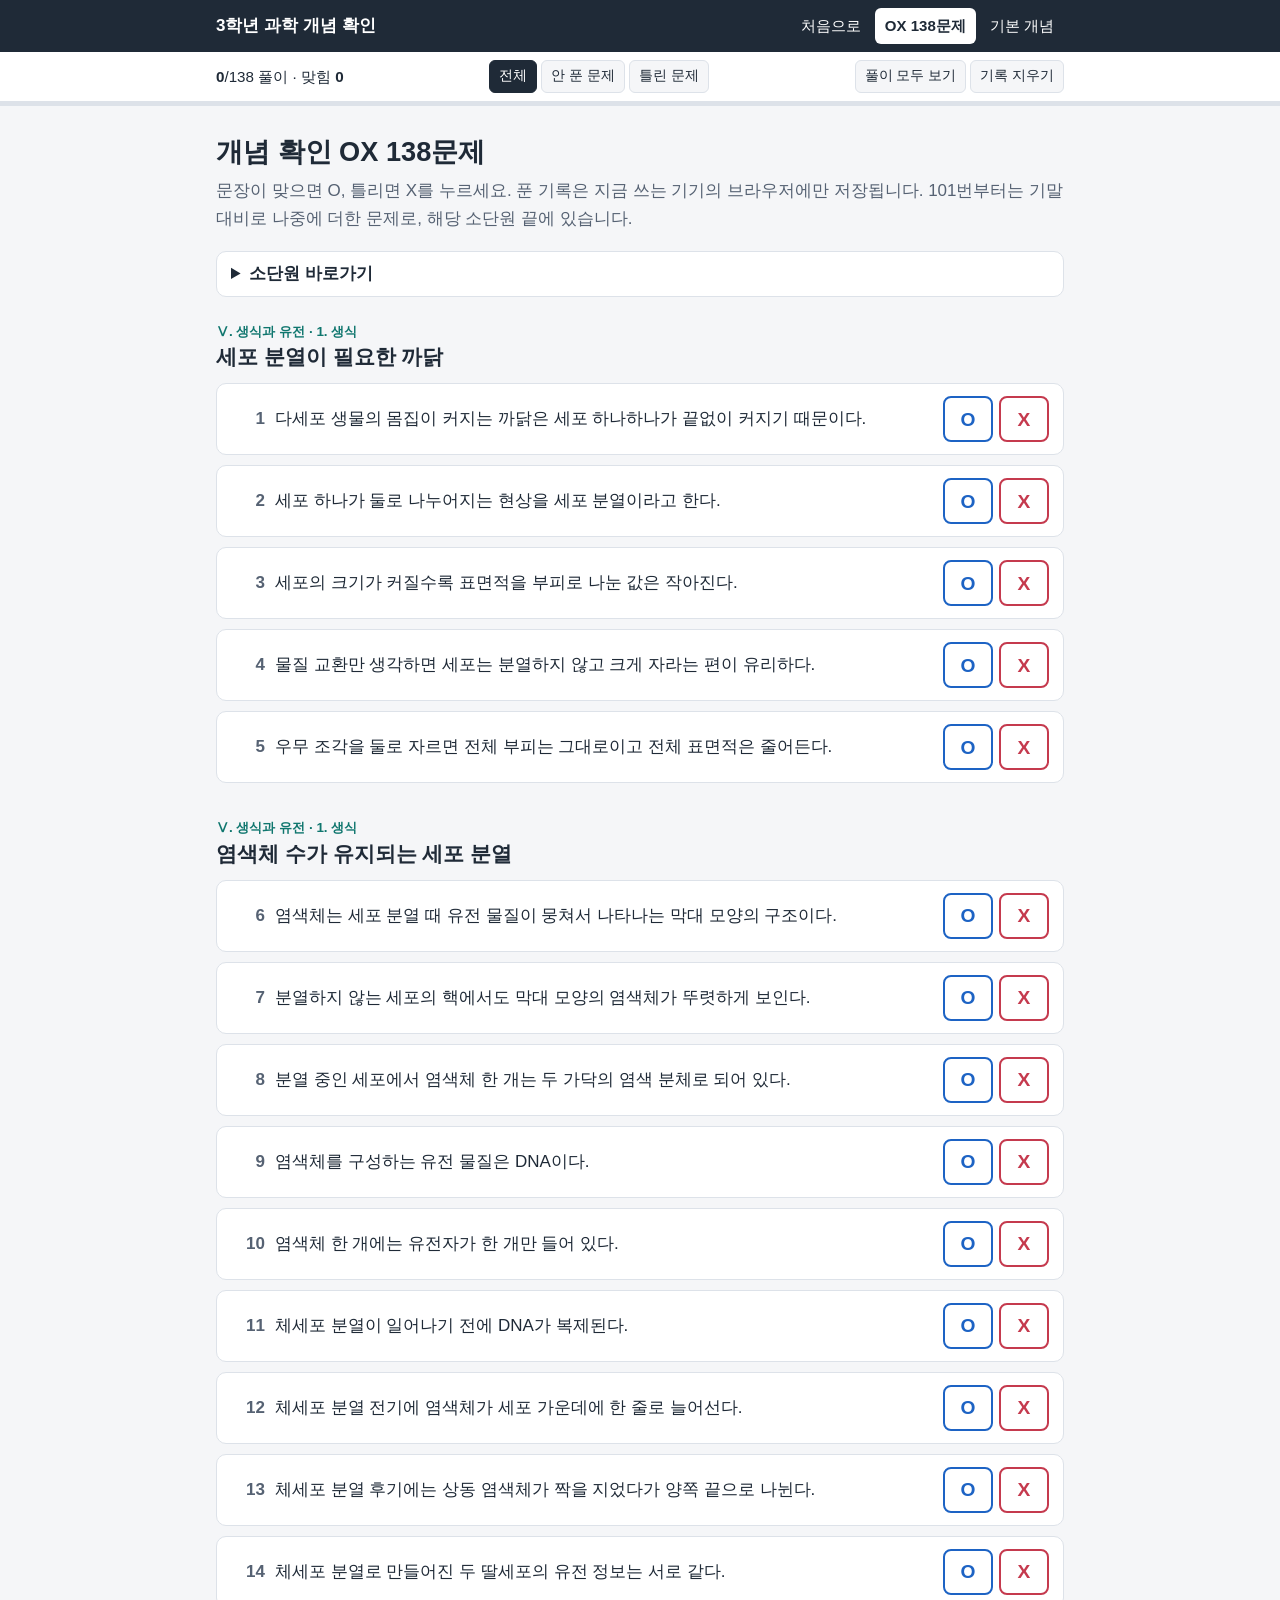
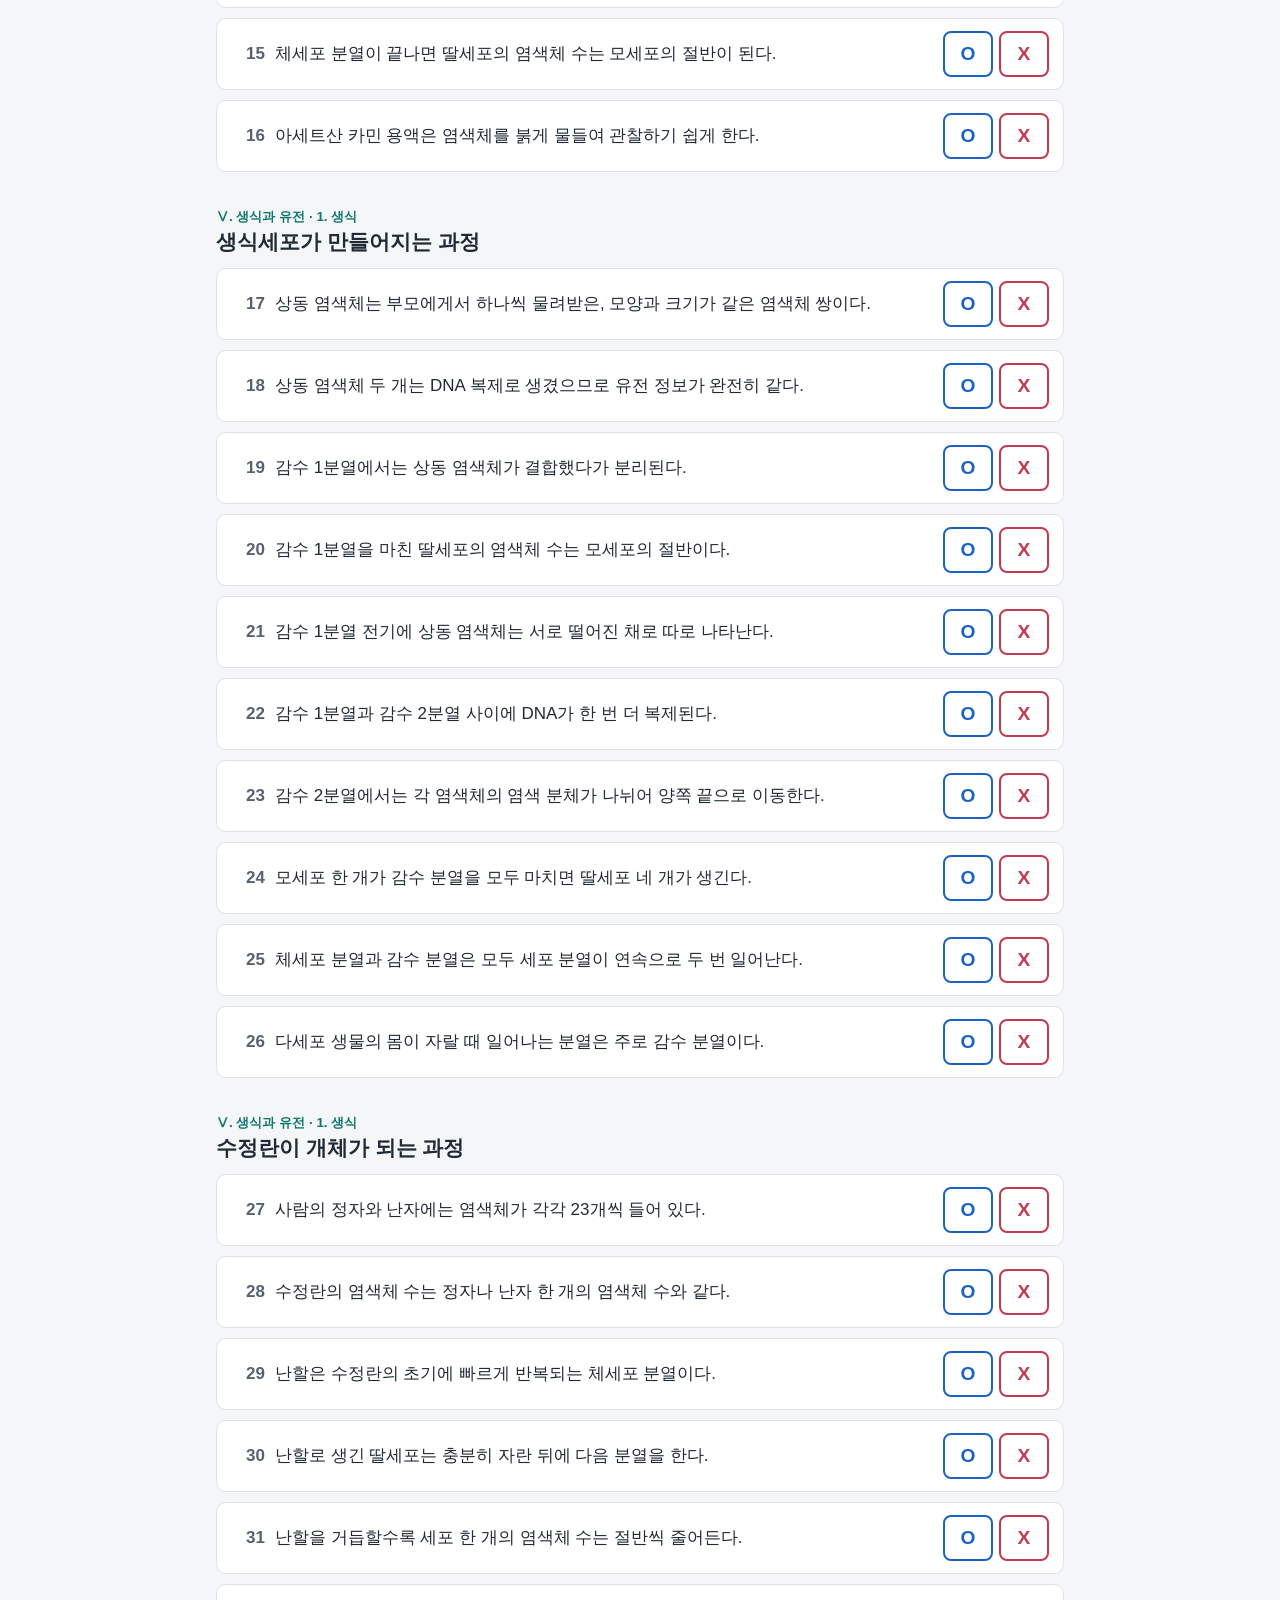
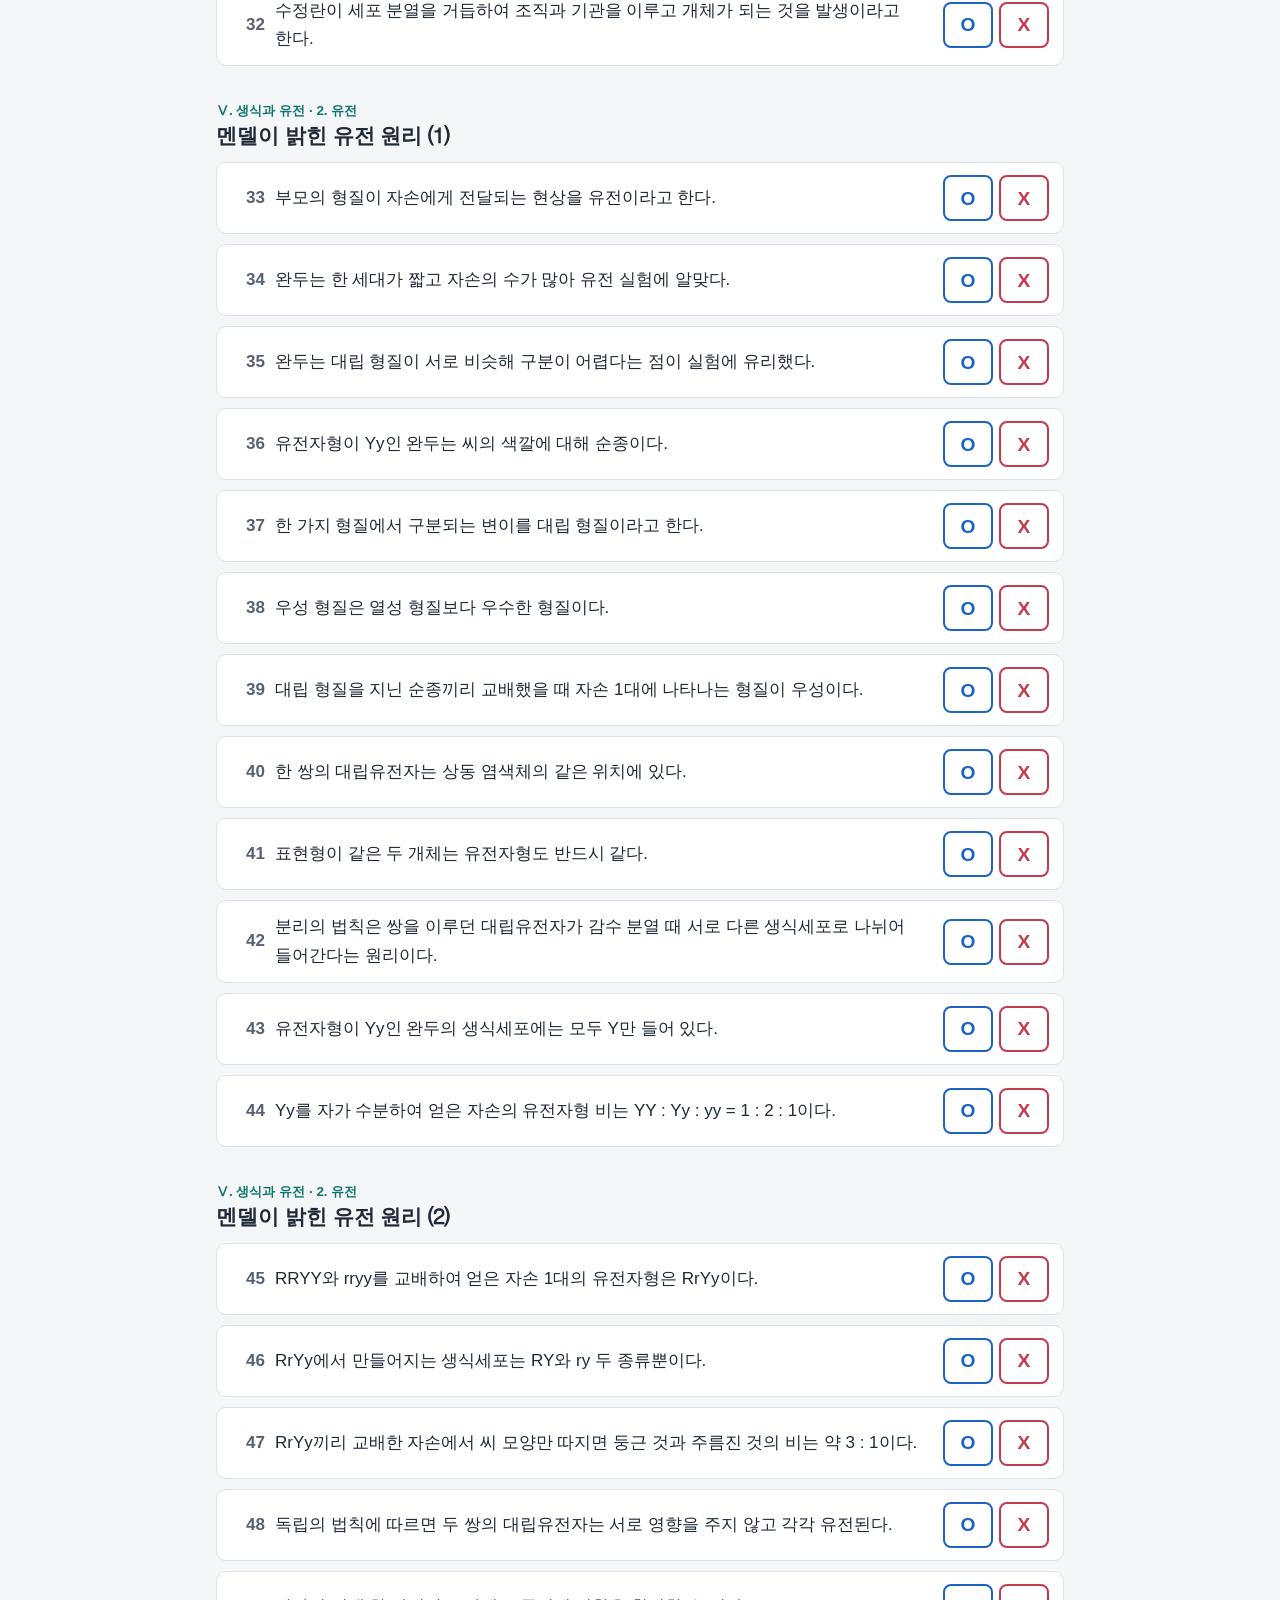
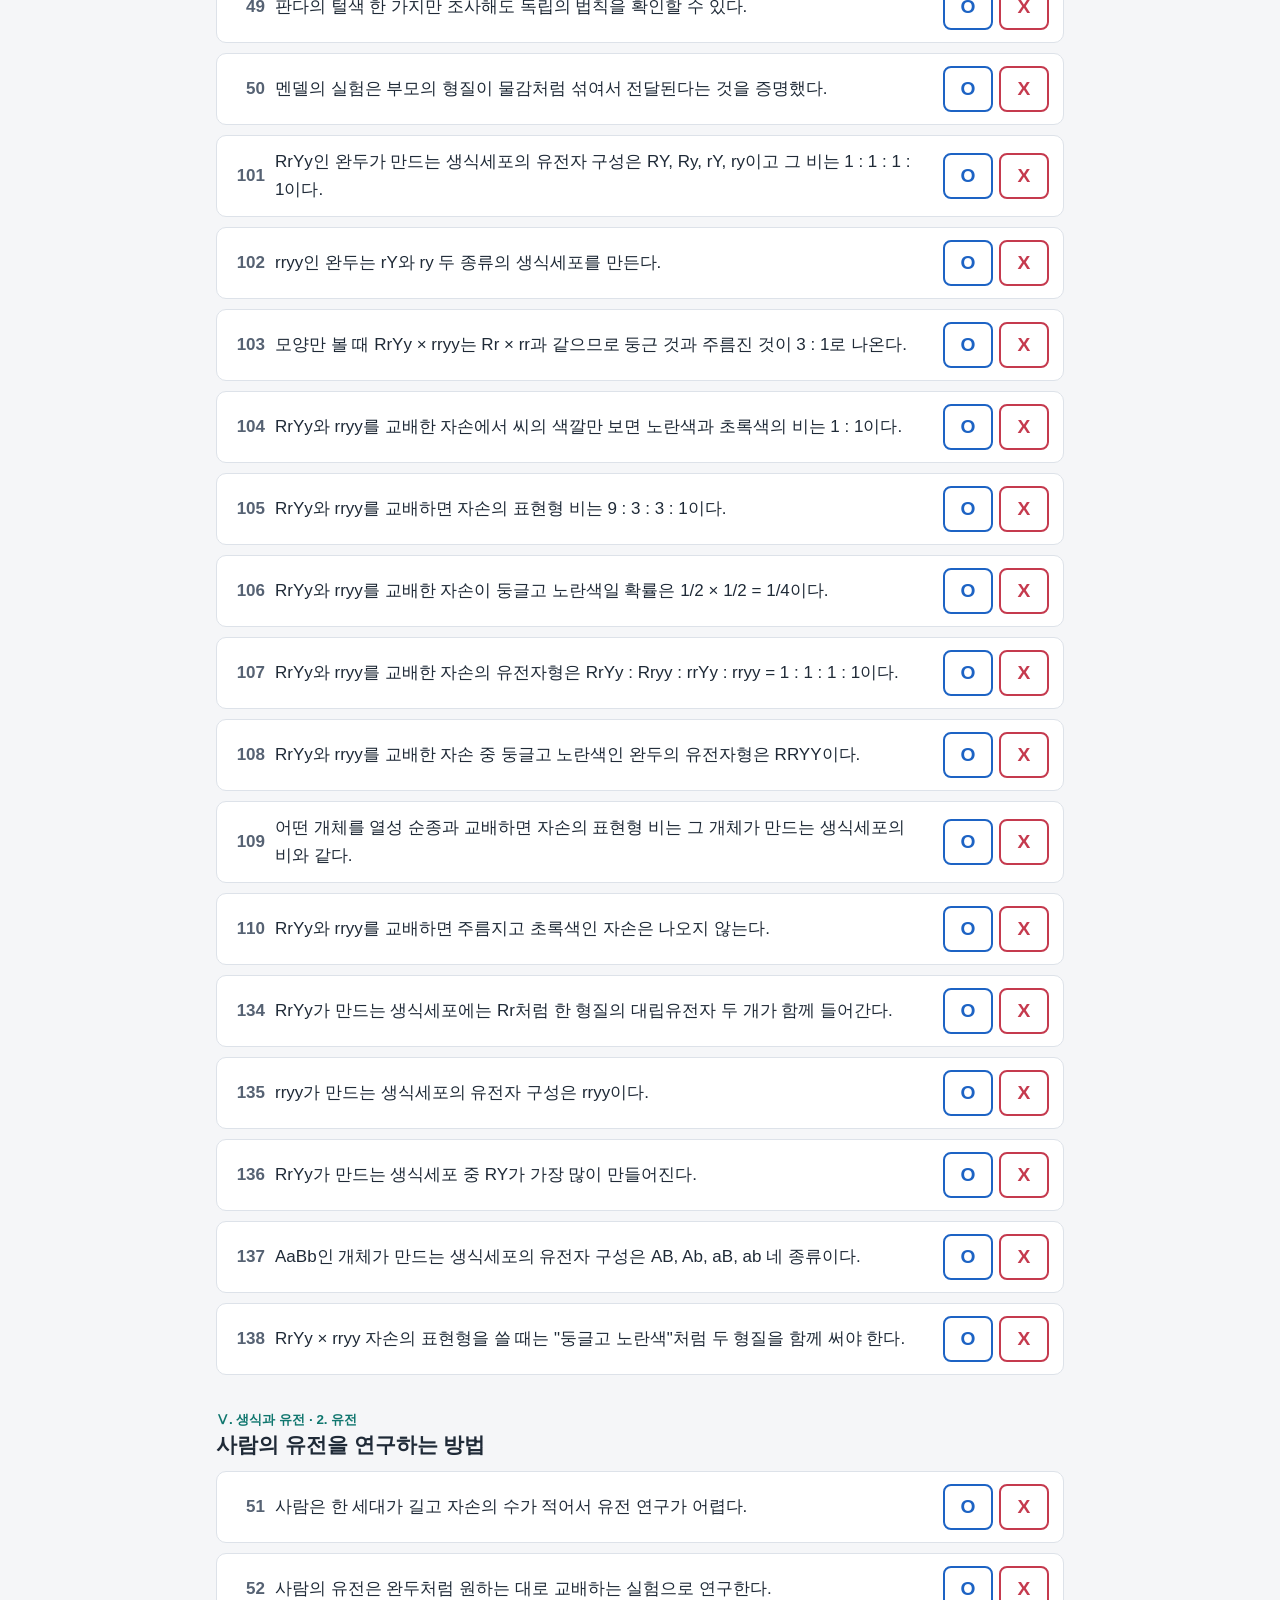
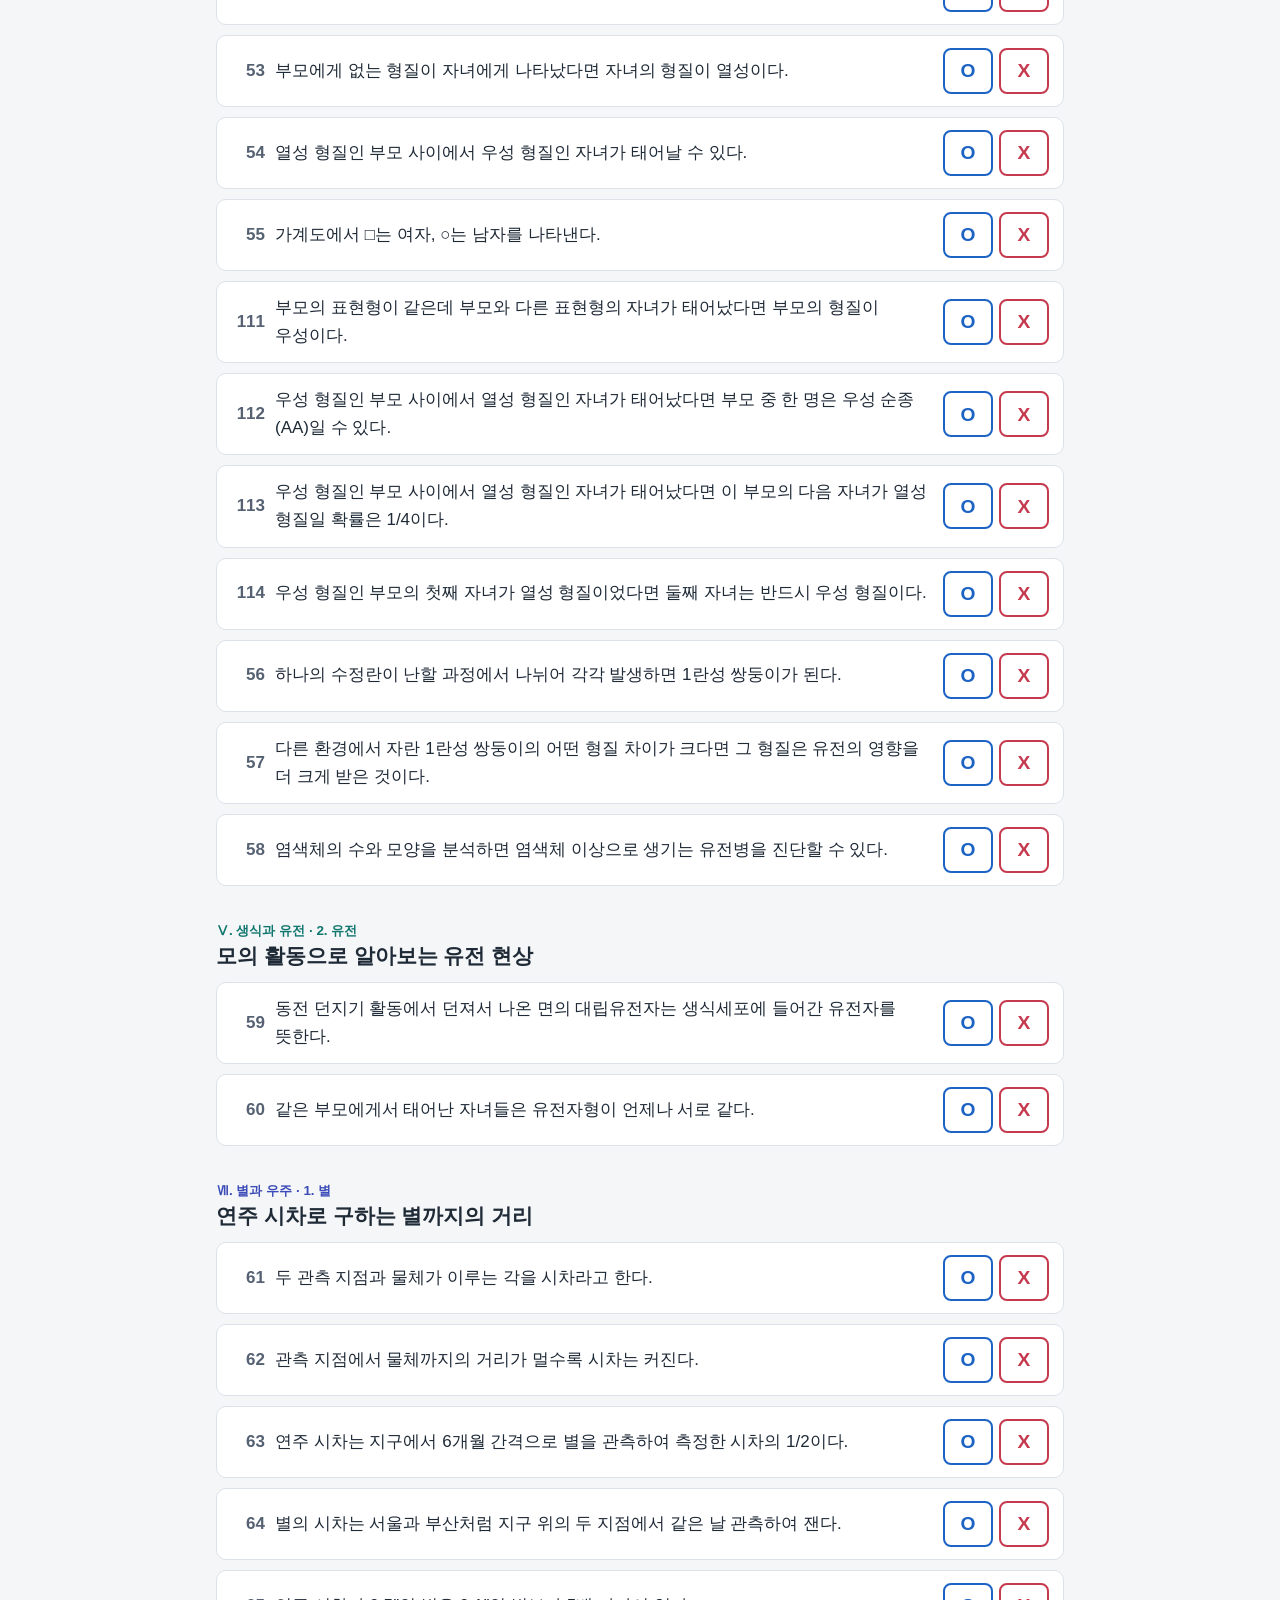
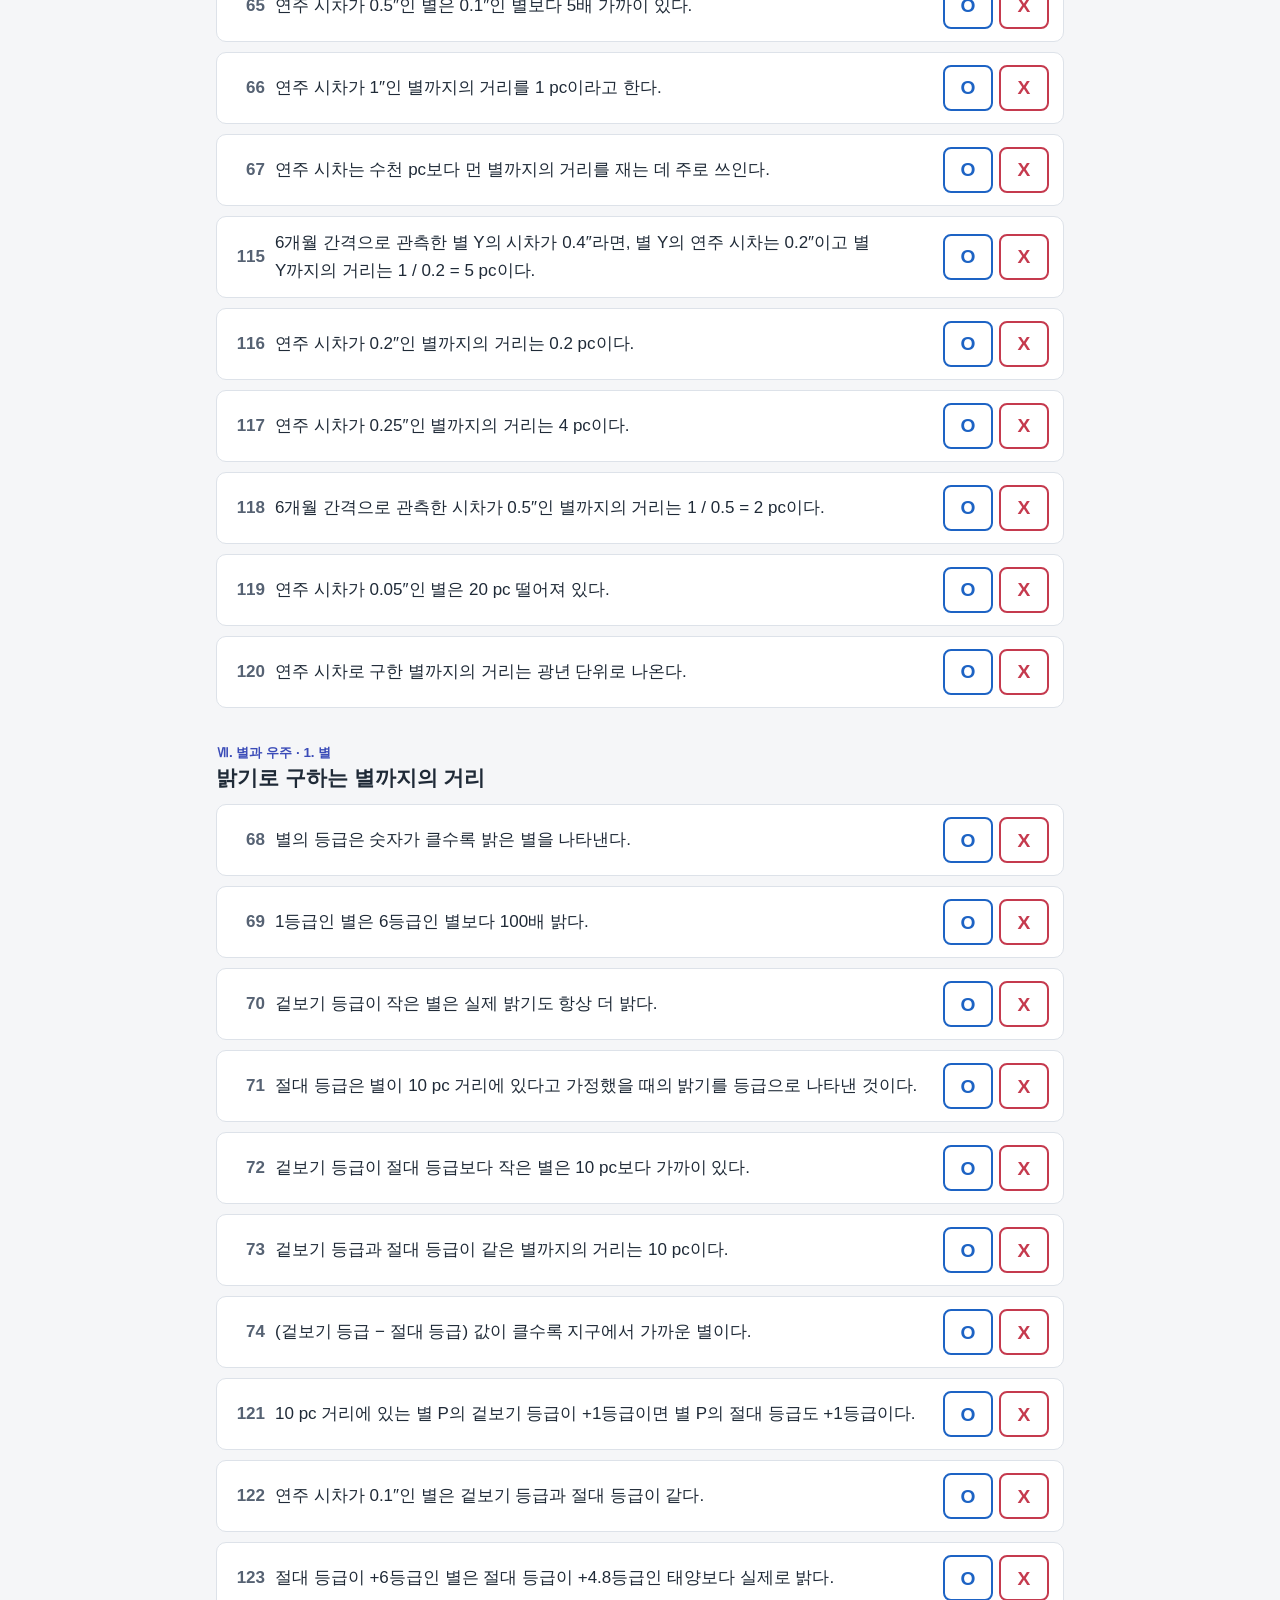
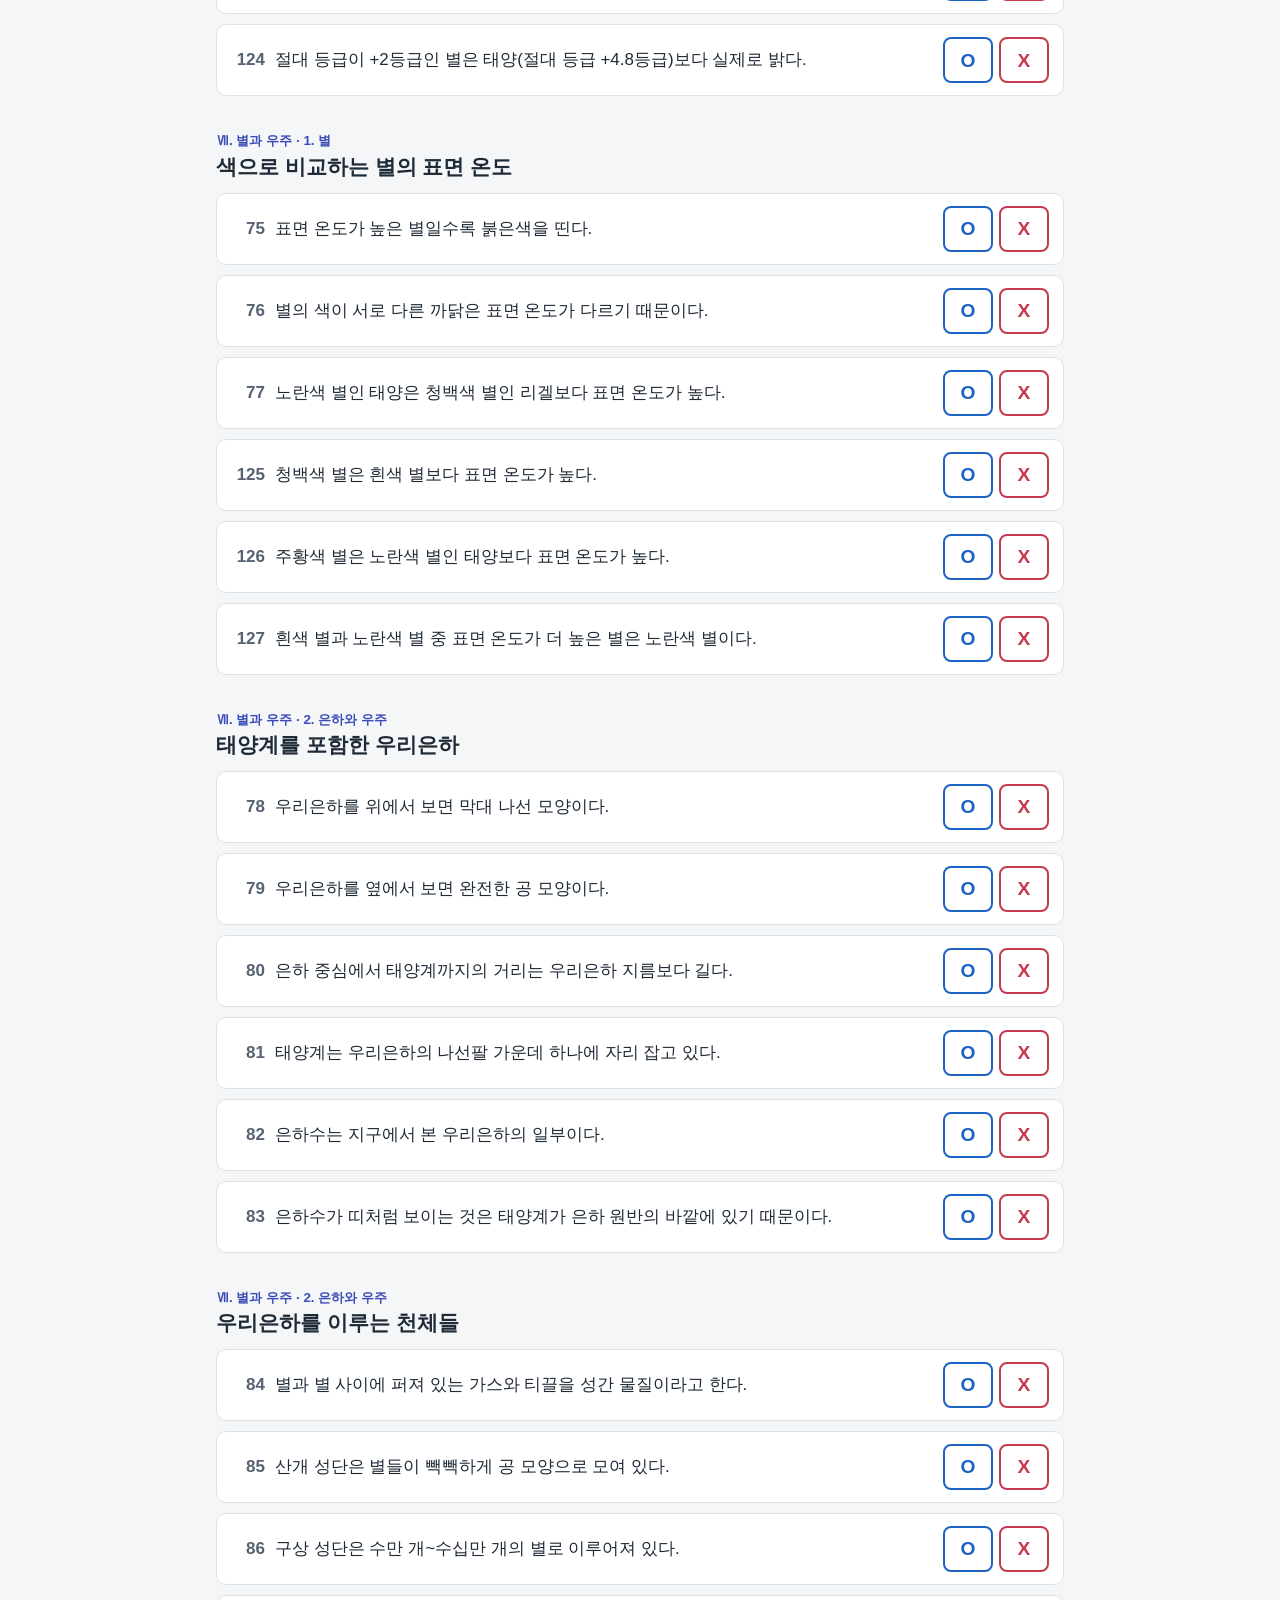
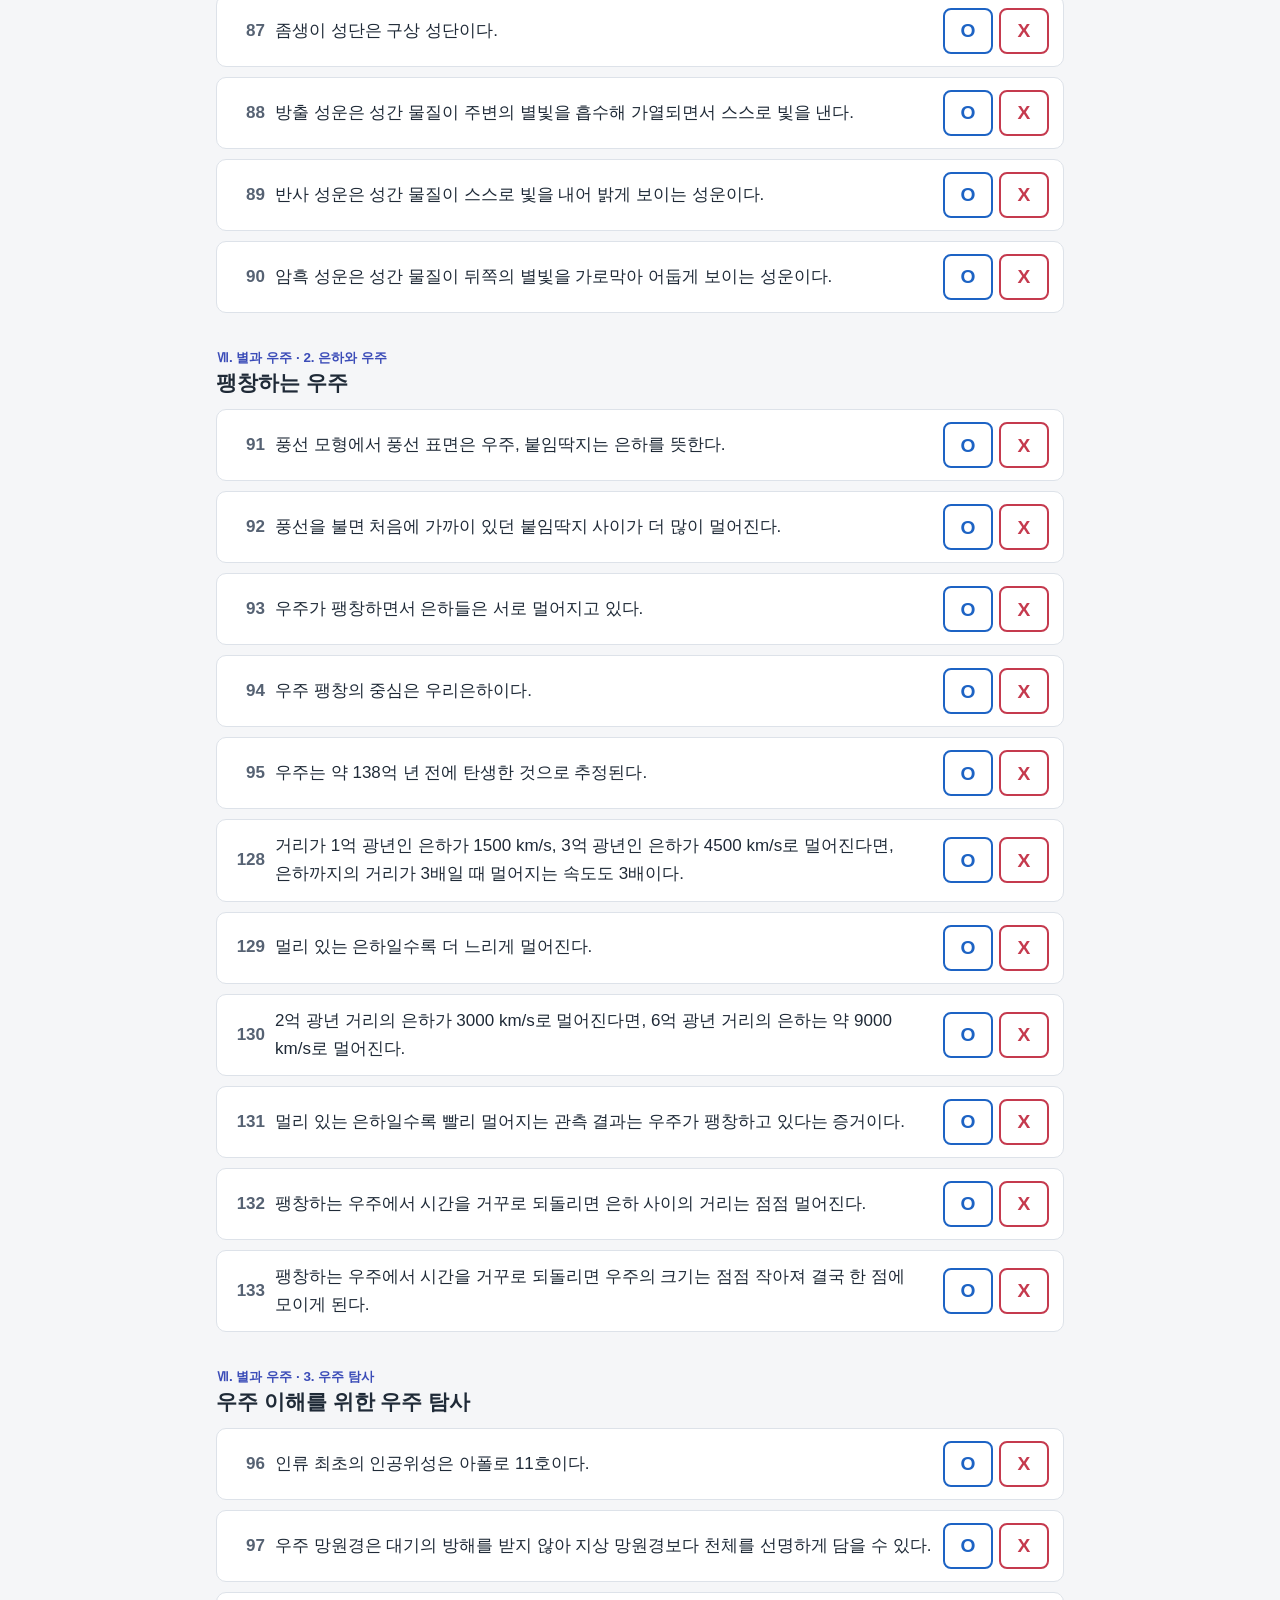
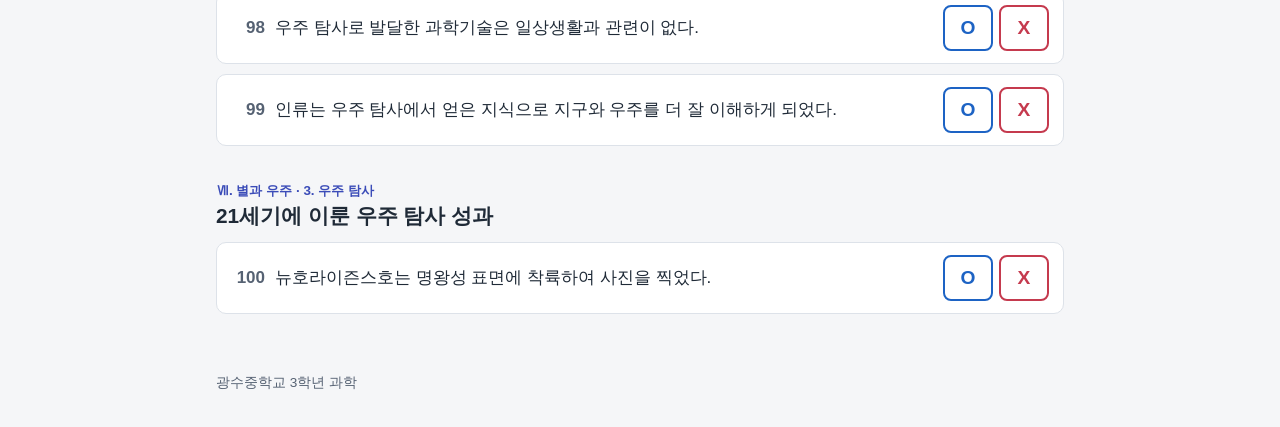
<file: ox.html>
<!doctype html>
<html lang="ko">
<head>
<meta charset="utf-8">
<meta name="viewport" content="width=device-width, initial-scale=1">
<title>개념 확인 OX 138문제</title>
<meta name="description" content="생식과 유전, 별과 우주 개념 확인 OX 문제">
<link rel="stylesheet" href="style.css?v=8">
</head>
<body class="oxpage">
<div class="stick" id="stick"><header class="top"><div class="wrap topin"><a class="brand" href="index.html">3학년 과학 개념 확인</a><span class="online" id="online" hidden><i aria-hidden="true"></i><span class="oltxt"><span>지금 <b id="onlineN">0</b>명<span class="olt"> 사용 중</span></span><span id="today" hidden>오늘 <b id="todayN">0</b>명<span class="olt"> 방문</span></span></span></span><nav><a href="index.html">처음으로</a><a href="ox.html" aria-current=page>OX 138문제</a><a href="concepts.html">기본 개념</a></nav></div></header>
<div class="bar"><div class="wrap barin">
<div class="score" aria-live="polite"><b id="done">0</b>/138 풀이 · 맞힘 <b id="right">0</b></div>
<div class="filters" role="group" aria-label="문제 거르기">
<button type="button" data-f="all" aria-pressed="true">전체</button>
<button type="button" data-f="todo" aria-pressed="false">안 푼 문제</button>
<button type="button" data-f="wrong" aria-pressed="false">틀린 문제</button>
</div>
<div class="tools"><button type="button" id="showall" aria-pressed="false">풀이 모두 보기</button><button type="button" id="reset">기록 지우기</button></div>
</div><div class="meter"><i id="meter"></i></div></div></div>
<main class="wrap">
<h1>개념 확인 OX 138문제</h1>
<p class="lead">문장이 맞으면 O, 틀리면 X를 누르세요. 푼 기록은 지금 쓰는 기기의 브라우저에만 저장됩니다. 101번부터는 기말 대비로 나중에 더한 문제로, 해당 소단원 끝에 있습니다.</p>
<details class="jump"><summary>소단원 바로가기</summary><div class="jgs"><div class="jg gen"><b>Ⅴ. 생식과 유전</b><a href="#u01">세포 분열이 필요한 까닭<span data-prog="u01">5문제</span></a><a href="#u02">염색체 수가 유지되는 세포 분열<span data-prog="u02">11문제</span></a><a href="#u03">생식세포가 만들어지는 과정<span data-prog="u03">10문제</span></a><a href="#u04">수정란이 개체가 되는 과정<span data-prog="u04">6문제</span></a><a href="#u05">멘델이 밝힌 유전 원리 ⑴<span data-prog="u05">12문제</span></a><a href="#u06">멘델이 밝힌 유전 원리 ⑵<span data-prog="u06">21문제</span></a><a href="#u07">사람의 유전을 연구하는 방법<span data-prog="u07">12문제</span></a><a href="#u08">모의 활동으로 알아보는 유전 현상<span data-prog="u08">2문제</span></a></div><div class="jg star"><b>Ⅶ. 별과 우주</b><a href="#u09">연주 시차로 구하는 별까지의 거리<span data-prog="u09">13문제</span></a><a href="#u10">밝기로 구하는 별까지의 거리<span data-prog="u10">11문제</span></a><a href="#u11">색으로 비교하는 별의 표면 온도<span data-prog="u11">6문제</span></a><a href="#u12">태양계를 포함한 우리은하<span data-prog="u12">6문제</span></a><a href="#u13">우리은하를 이루는 천체들<span data-prog="u13">7문제</span></a><a href="#u14">팽창하는 우주<span data-prog="u14">11문제</span></a><a href="#u15">우주 이해를 위한 우주 탐사<span data-prog="u15">4문제</span></a><a href="#u16">21세기에 이룬 우주 탐사 성과<span data-prog="u16">1문제</span></a></div></div></details>
<p class="empty" id="empty" hidden>조건에 맞는 문제가 없습니다.</p>
<section class="unit gen" id="u01" data-unit="u01"><p class="crumb">Ⅴ. 생식과 유전 · 1. 생식</p><h2>세포 분열이 필요한 까닭</h2><article class="q" id="q001" data-a="X" data-unit="u01">
<div class="qrow"><span class="qn">1</span><p class="st">다세포 생물의 몸집이 커지는 까닭은 세포 하나하나가 끝없이 커지기 때문이다.</p>
<div class="btns" role="group" aria-label="1번 답 고르기"><button type="button" class="o" data-v="O" aria-label="O, 맞다">O</button><button type="button" class="x" data-v="X" aria-label="X, 틀리다">X</button></div></div>
<div class="sol" hidden><p class="res"></p><p class="exp"><b>풀이</b> 몸집이 커지는 것은 세포 분열로 세포 수가 늘어나기 때문이다.</p>
<p class="solfoot"><a class="go" href="concepts.html?from=q001#c101">개념 보기: 세포 분열과 생장</a><button type="button" class="again">다시 풀기</button></p></div>
</article>
<article class="q" id="q002" data-a="O" data-unit="u01">
<div class="qrow"><span class="qn">2</span><p class="st">세포 하나가 둘로 나누어지는 현상을 세포 분열이라고 한다.</p>
<div class="btns" role="group" aria-label="2번 답 고르기"><button type="button" class="o" data-v="O" aria-label="O, 맞다">O</button><button type="button" class="x" data-v="X" aria-label="X, 틀리다">X</button></div></div>
<div class="sol" hidden><p class="res"></p><p class="exp"><b>풀이</b> 세포 분열의 뜻 그대로이다.</p>
<p class="solfoot"><a class="go" href="concepts.html?from=q002#c101">개념 보기: 세포 분열과 생장</a><button type="button" class="again">다시 풀기</button></p></div>
</article>
<article class="q" id="q003" data-a="O" data-unit="u01">
<div class="qrow"><span class="qn">3</span><p class="st">세포의 크기가 커질수록 표면적을 부피로 나눈 값은 작아진다.</p>
<div class="btns" role="group" aria-label="3번 답 고르기"><button type="button" class="o" data-v="O" aria-label="O, 맞다">O</button><button type="button" class="x" data-v="X" aria-label="X, 틀리다">X</button></div></div>
<div class="sol" hidden><p class="res"></p><p class="exp"><b>풀이</b> 표면적보다 부피가 더 빠르게 늘어나므로 표면적 ÷ 부피 값은 작아진다.</p>
<p class="solfoot"><a class="go" href="concepts.html?from=q003#c102">개념 보기: 부피에 대한 표면적의 비</a><button type="button" class="again">다시 풀기</button></p></div>
</article>
<article class="q" id="q004" data-a="X" data-unit="u01">
<div class="qrow"><span class="qn">4</span><p class="st">물질 교환만 생각하면 세포는 분열하지 않고 크게 자라는 편이 유리하다.</p>
<div class="btns" role="group" aria-label="4번 답 고르기"><button type="button" class="o" data-v="O" aria-label="O, 맞다">O</button><button type="button" class="x" data-v="X" aria-label="X, 틀리다">X</button></div></div>
<div class="sol" hidden><p class="res"></p><p class="exp"><b>풀이</b> 세포가 크면 부피에 비해 표면적이 작아져 물질 교환에 불리하다.</p>
<p class="solfoot"><a class="go" href="concepts.html?from=q004#c102">개념 보기: 부피에 대한 표면적의 비</a><button type="button" class="again">다시 풀기</button></p></div>
</article>
<article class="q" id="q005" data-a="X" data-unit="u01">
<div class="qrow"><span class="qn">5</span><p class="st">우무 조각을 둘로 자르면 전체 부피는 그대로이고 전체 표면적은 줄어든다.</p>
<div class="btns" role="group" aria-label="5번 답 고르기"><button type="button" class="o" data-v="O" aria-label="O, 맞다">O</button><button type="button" class="x" data-v="X" aria-label="X, 틀리다">X</button></div></div>
<div class="sol" hidden><p class="res"></p><p class="exp"><b>풀이</b> 자른 면이 새로 생기므로 전체 표면적은 늘어난다. (40 cm² → 48 cm²)</p>
<p class="solfoot"><a class="go" href="concepts.html?from=q005#c103">개념 보기: 우무 조각 실험</a><button type="button" class="again">다시 풀기</button></p></div>
</article>
</section><section class="unit gen" id="u02" data-unit="u02"><p class="crumb">Ⅴ. 생식과 유전 · 1. 생식</p><h2>염색체 수가 유지되는 세포 분열</h2><article class="q" id="q006" data-a="O" data-unit="u02">
<div class="qrow"><span class="qn">6</span><p class="st">염색체는 세포 분열 때 유전 물질이 뭉쳐서 나타나는 막대 모양의 구조이다.</p>
<div class="btns" role="group" aria-label="6번 답 고르기"><button type="button" class="o" data-v="O" aria-label="O, 맞다">O</button><button type="button" class="x" data-v="X" aria-label="X, 틀리다">X</button></div></div>
<div class="sol" hidden><p class="res"></p><p class="exp"><b>풀이</b> 평소 풀어져 있던 유전 물질이 분열할 때 꼬이고 뭉쳐 막대 모양이 된다.</p>
<p class="solfoot"><a class="go" href="concepts.html?from=q006#c201">개념 보기: 염색체와 염색 분체</a><button type="button" class="again">다시 풀기</button></p></div>
</article>
<article class="q" id="q007" data-a="X" data-unit="u02">
<div class="qrow"><span class="qn">7</span><p class="st">분열하지 않는 세포의 핵에서도 막대 모양의 염색체가 뚜렷하게 보인다.</p>
<div class="btns" role="group" aria-label="7번 답 고르기"><button type="button" class="o" data-v="O" aria-label="O, 맞다">O</button><button type="button" class="x" data-v="X" aria-label="X, 틀리다">X</button></div></div>
<div class="sol" hidden><p class="res"></p><p class="exp"><b>풀이</b> 분열 전에는 염색체가 실처럼 풀어져 있어 막대 모양으로 보이지 않는다.</p>
<p class="solfoot"><a class="go" href="concepts.html?from=q007#c201">개념 보기: 염색체와 염색 분체</a><button type="button" class="again">다시 풀기</button></p></div>
</article>
<article class="q" id="q008" data-a="O" data-unit="u02">
<div class="qrow"><span class="qn">8</span><p class="st">분열 중인 세포에서 염색체 한 개는 두 가닥의 염색 분체로 되어 있다.</p>
<div class="btns" role="group" aria-label="8번 답 고르기"><button type="button" class="o" data-v="O" aria-label="O, 맞다">O</button><button type="button" class="x" data-v="X" aria-label="X, 틀리다">X</button></div></div>
<div class="sol" hidden><p class="res"></p><p class="exp"><b>풀이</b> DNA가 복제된 뒤라서 염색체 하나가 두 가닥의 염색 분체로 되어 있다.</p>
<p class="solfoot"><a class="go" href="concepts.html?from=q008#c201">개념 보기: 염색체와 염색 분체</a><button type="button" class="again">다시 풀기</button></p></div>
</article>
<article class="q" id="q009" data-a="O" data-unit="u02">
<div class="qrow"><span class="qn">9</span><p class="st">염색체를 구성하는 유전 물질은 DNA이다.</p>
<div class="btns" role="group" aria-label="9번 답 고르기"><button type="button" class="o" data-v="O" aria-label="O, 맞다">O</button><button type="button" class="x" data-v="X" aria-label="X, 틀리다">X</button></div></div>
<div class="sol" hidden><p class="res"></p><p class="exp"><b>풀이</b> 염색체는 유전 물질인 DNA로 이루어져 있다.</p>
<p class="solfoot"><a class="go" href="concepts.html?from=q009#c202">개념 보기: DNA와 유전자</a><button type="button" class="again">다시 풀기</button></p></div>
</article>
<article class="q" id="q010" data-a="X" data-unit="u02">
<div class="qrow"><span class="qn">10</span><p class="st">염색체 한 개에는 유전자가 한 개만 들어 있다.</p>
<div class="btns" role="group" aria-label="10번 답 고르기"><button type="button" class="o" data-v="O" aria-label="O, 맞다">O</button><button type="button" class="x" data-v="X" aria-label="X, 틀리다">X</button></div></div>
<div class="sol" hidden><p class="res"></p><p class="exp"><b>풀이</b> DNA에는 여러 유전 정보가 담겨 있어서 염색체 한 개에 많은 유전자가 있다.</p>
<p class="solfoot"><a class="go" href="concepts.html?from=q010#c202">개념 보기: DNA와 유전자</a><button type="button" class="again">다시 풀기</button></p></div>
</article>
<article class="q" id="q011" data-a="O" data-unit="u02">
<div class="qrow"><span class="qn">11</span><p class="st">체세포 분열이 일어나기 전에 DNA가 복제된다.</p>
<div class="btns" role="group" aria-label="11번 답 고르기"><button type="button" class="o" data-v="O" aria-label="O, 맞다">O</button><button type="button" class="x" data-v="X" aria-label="X, 틀리다">X</button></div></div>
<div class="sol" hidden><p class="res"></p><p class="exp"><b>풀이</b> 간기(분열 전)에 DNA가 복제되어 염색체가 두 가닥의 염색 분체를 갖게 된다.</p>
<p class="solfoot"><a class="go" href="concepts.html?from=q011#c203">개념 보기: 체세포 분열 과정</a><button type="button" class="again">다시 풀기</button></p></div>
</article>
<article class="q" id="q012" data-a="X" data-unit="u02">
<div class="qrow"><span class="qn">12</span><p class="st">체세포 분열 전기에 염색체가 세포 가운데에 한 줄로 늘어선다.</p>
<div class="btns" role="group" aria-label="12번 답 고르기"><button type="button" class="o" data-v="O" aria-label="O, 맞다">O</button><button type="button" class="x" data-v="X" aria-label="X, 틀리다">X</button></div></div>
<div class="sol" hidden><p class="res"></p><p class="exp"><b>풀이</b> 세포 가운데에 배열하는 시기는 중기이다. 전기에는 핵막이 사라지고 염색체가 나타난다.</p>
<p class="solfoot"><a class="go" href="concepts.html?from=q012#c203">개념 보기: 체세포 분열 과정</a><button type="button" class="again">다시 풀기</button></p></div>
</article>
<article class="q" id="q013" data-a="X" data-unit="u02">
<div class="qrow"><span class="qn">13</span><p class="st">체세포 분열 후기에는 상동 염색체가 짝을 지었다가 양쪽 끝으로 나뉜다.</p>
<div class="btns" role="group" aria-label="13번 답 고르기"><button type="button" class="o" data-v="O" aria-label="O, 맞다">O</button><button type="button" class="x" data-v="X" aria-label="X, 틀리다">X</button></div></div>
<div class="sol" hidden><p class="res"></p><p class="exp"><b>풀이</b> 체세포 분열 후기에 분리되는 것은 염색 분체이다. 상동 염색체의 분리는 감수 1분열의 특징이다.</p>
<p class="solfoot"><a class="go" href="concepts.html?from=q013#c203">개념 보기: 체세포 분열 과정</a><button type="button" class="again">다시 풀기</button></p></div>
</article>
<article class="q" id="q014" data-a="O" data-unit="u02">
<div class="qrow"><span class="qn">14</span><p class="st">체세포 분열로 만들어진 두 딸세포의 유전 정보는 서로 같다.</p>
<div class="btns" role="group" aria-label="14번 답 고르기"><button type="button" class="o" data-v="O" aria-label="O, 맞다">O</button><button type="button" class="x" data-v="X" aria-label="X, 틀리다">X</button></div></div>
<div class="sol" hidden><p class="res"></p><p class="exp"><b>풀이</b> 유전 정보가 같은 두 염색 분체가 각 딸세포로 나뉘어 들어가기 때문이다.</p>
<p class="solfoot"><a class="go" href="concepts.html?from=q014#c204">개념 보기: 체세포 분열의 결과</a><button type="button" class="again">다시 풀기</button></p></div>
</article>
<article class="q" id="q015" data-a="X" data-unit="u02">
<div class="qrow"><span class="qn">15</span><p class="st">체세포 분열이 끝나면 딸세포의 염색체 수는 모세포의 절반이 된다.</p>
<div class="btns" role="group" aria-label="15번 답 고르기"><button type="button" class="o" data-v="O" aria-label="O, 맞다">O</button><button type="button" class="x" data-v="X" aria-label="X, 틀리다">X</button></div></div>
<div class="sol" hidden><p class="res"></p><p class="exp"><b>풀이</b> 체세포 분열에서는 염색체 수가 변하지 않는다. 절반이 되는 것은 감수 분열이다.</p>
<p class="solfoot"><a class="go" href="concepts.html?from=q015#c204">개념 보기: 체세포 분열의 결과</a><button type="button" class="again">다시 풀기</button></p></div>
</article>
<article class="q" id="q016" data-a="O" data-unit="u02">
<div class="qrow"><span class="qn">16</span><p class="st">아세트산 카민 용액은 염색체를 붉게 물들여 관찰하기 쉽게 한다.</p>
<div class="btns" role="group" aria-label="16번 답 고르기"><button type="button" class="o" data-v="O" aria-label="O, 맞다">O</button><button type="button" class="x" data-v="X" aria-label="X, 틀리다">X</button></div></div>
<div class="sol" hidden><p class="res"></p><p class="exp"><b>풀이</b> 붉게 염색된 염색체의 모양과 행동으로 분열 단계를 구분한다.</p>
<p class="solfoot"><a class="go" href="concepts.html?from=q016#c205">개념 보기: 양파 뿌리 끝 관찰</a><button type="button" class="again">다시 풀기</button></p></div>
</article>
</section><section class="unit gen" id="u03" data-unit="u03"><p class="crumb">Ⅴ. 생식과 유전 · 1. 생식</p><h2>생식세포가 만들어지는 과정</h2><article class="q" id="q017" data-a="O" data-unit="u03">
<div class="qrow"><span class="qn">17</span><p class="st">상동 염색체는 부모에게서 하나씩 물려받은, 모양과 크기가 같은 염색체 쌍이다.</p>
<div class="btns" role="group" aria-label="17번 답 고르기"><button type="button" class="o" data-v="O" aria-label="O, 맞다">O</button><button type="button" class="x" data-v="X" aria-label="X, 틀리다">X</button></div></div>
<div class="sol" hidden><p class="res"></p><p class="exp"><b>풀이</b> 상동 염색체의 뜻 그대로이다.</p>
<p class="solfoot"><a class="go" href="concepts.html?from=q017#c301">개념 보기: 상동 염색체</a><button type="button" class="again">다시 풀기</button></p></div>
</article>
<article class="q" id="q018" data-a="X" data-unit="u03">
<div class="qrow"><span class="qn">18</span><p class="st">상동 염색체 두 개는 DNA 복제로 생겼으므로 유전 정보가 완전히 같다.</p>
<div class="btns" role="group" aria-label="18번 답 고르기"><button type="button" class="o" data-v="O" aria-label="O, 맞다">O</button><button type="button" class="x" data-v="X" aria-label="X, 틀리다">X</button></div></div>
<div class="sol" hidden><p class="res"></p><p class="exp"><b>풀이</b> 복제로 생긴 것은 염색 분체이다. 상동 염색체는 부모에게서 따로 받은 것이라 유전자 구성이 다를 수 있다.</p>
<p class="solfoot"><a class="go" href="concepts.html?from=q018#c311">개념 보기: 염색 분체와 상동 염색체의 유전자 구성</a><button type="button" class="again">다시 풀기</button></p></div>
</article>
<article class="q" id="q019" data-a="O" data-unit="u03">
<div class="qrow"><span class="qn">19</span><p class="st">감수 1분열에서는 상동 염색체가 결합했다가 분리된다.</p>
<div class="btns" role="group" aria-label="19번 답 고르기"><button type="button" class="o" data-v="O" aria-label="O, 맞다">O</button><button type="button" class="x" data-v="X" aria-label="X, 틀리다">X</button></div></div>
<div class="sol" hidden><p class="res"></p><p class="exp"><b>풀이</b> 이것이 감수 1분열의 가장 큰 특징이다.</p>
<p class="solfoot"><a class="go" href="concepts.html?from=q019#c302">개념 보기: 감수 1분열</a><button type="button" class="again">다시 풀기</button></p></div>
</article>
<article class="q" id="q020" data-a="O" data-unit="u03">
<div class="qrow"><span class="qn">20</span><p class="st">감수 1분열을 마친 딸세포의 염색체 수는 모세포의 절반이다.</p>
<div class="btns" role="group" aria-label="20번 답 고르기"><button type="button" class="o" data-v="O" aria-label="O, 맞다">O</button><button type="button" class="x" data-v="X" aria-label="X, 틀리다">X</button></div></div>
<div class="sol" hidden><p class="res"></p><p class="exp"><b>풀이</b> 상동 염색체가 나뉘어 들어가므로 염색체 수가 절반으로 줄어든다.</p>
<p class="solfoot"><a class="go" href="concepts.html?from=q020#c302">개념 보기: 감수 1분열</a><button type="button" class="again">다시 풀기</button></p></div>
</article>
<article class="q" id="q021" data-a="X" data-unit="u03">
<div class="qrow"><span class="qn">21</span><p class="st">감수 1분열 전기에 상동 염색체는 서로 떨어진 채로 따로 나타난다.</p>
<div class="btns" role="group" aria-label="21번 답 고르기"><button type="button" class="o" data-v="O" aria-label="O, 맞다">O</button><button type="button" class="x" data-v="X" aria-label="X, 틀리다">X</button></div></div>
<div class="sol" hidden><p class="res"></p><p class="exp"><b>풀이</b> 감수 1분열 전기에는 상동 염색체가 결합하여 나타난다.</p>
<p class="solfoot"><a class="go" href="concepts.html?from=q021#c302">개념 보기: 감수 1분열</a><button type="button" class="again">다시 풀기</button></p></div>
</article>
<article class="q" id="q022" data-a="X" data-unit="u03">
<div class="qrow"><span class="qn">22</span><p class="st">감수 1분열과 감수 2분열 사이에 DNA가 한 번 더 복제된다.</p>
<div class="btns" role="group" aria-label="22번 답 고르기"><button type="button" class="o" data-v="O" aria-label="O, 맞다">O</button><button type="button" class="x" data-v="X" aria-label="X, 틀리다">X</button></div></div>
<div class="sol" hidden><p class="res"></p><p class="exp"><b>풀이</b> 감수 1분열이 끝나면 염색체가 복제되지 않고 바로 감수 2분열이 일어난다.</p>
<p class="solfoot"><a class="go" href="concepts.html?from=q022#c303">개념 보기: 감수 2분열</a><button type="button" class="again">다시 풀기</button></p></div>
</article>
<article class="q" id="q023" data-a="O" data-unit="u03">
<div class="qrow"><span class="qn">23</span><p class="st">감수 2분열에서는 각 염색체의 염색 분체가 나뉘어 양쪽 끝으로 이동한다.</p>
<div class="btns" role="group" aria-label="23번 답 고르기"><button type="button" class="o" data-v="O" aria-label="O, 맞다">O</button><button type="button" class="x" data-v="X" aria-label="X, 틀리다">X</button></div></div>
<div class="sol" hidden><p class="res"></p><p class="exp"><b>풀이</b> 감수 2분열은 염색 분체가 분리된다는 점에서 체세포 분열 후기와 비슷하다.</p>
<p class="solfoot"><a class="go" href="concepts.html?from=q023#c303">개념 보기: 감수 2분열</a><button type="button" class="again">다시 풀기</button></p></div>
</article>
<article class="q" id="q024" data-a="O" data-unit="u03">
<div class="qrow"><span class="qn">24</span><p class="st">모세포 한 개가 감수 분열을 모두 마치면 딸세포 네 개가 생긴다.</p>
<div class="btns" role="group" aria-label="24번 답 고르기"><button type="button" class="o" data-v="O" aria-label="O, 맞다">O</button><button type="button" class="x" data-v="X" aria-label="X, 틀리다">X</button></div></div>
<div class="sol" hidden><p class="res"></p><p class="exp"><b>풀이</b> 분열이 연속 2회 일어나므로 1개 → 2개 → 4개가 된다.</p>
<p class="solfoot"><a class="go" href="concepts.html?from=q024#c304">개념 보기: 체세포 분열과 감수 분열 비교</a><button type="button" class="again">다시 풀기</button></p></div>
</article>
<article class="q" id="q025" data-a="X" data-unit="u03">
<div class="qrow"><span class="qn">25</span><p class="st">체세포 분열과 감수 분열은 모두 세포 분열이 연속으로 두 번 일어난다.</p>
<div class="btns" role="group" aria-label="25번 답 고르기"><button type="button" class="o" data-v="O" aria-label="O, 맞다">O</button><button type="button" class="x" data-v="X" aria-label="X, 틀리다">X</button></div></div>
<div class="sol" hidden><p class="res"></p><p class="exp"><b>풀이</b> 체세포 분열은 1회, 감수 분열은 연속 2회 일어난다.</p>
<p class="solfoot"><a class="go" href="concepts.html?from=q025#c304">개념 보기: 체세포 분열과 감수 분열 비교</a><button type="button" class="again">다시 풀기</button></p></div>
</article>
<article class="q" id="q026" data-a="X" data-unit="u03">
<div class="qrow"><span class="qn">26</span><p class="st">다세포 생물의 몸이 자랄 때 일어나는 분열은 주로 감수 분열이다.</p>
<div class="btns" role="group" aria-label="26번 답 고르기"><button type="button" class="o" data-v="O" aria-label="O, 맞다">O</button><button type="button" class="x" data-v="X" aria-label="X, 틀리다">X</button></div></div>
<div class="sol" hidden><p class="res"></p><p class="exp"><b>풀이</b> 생장은 체세포 분열로 일어난다. 감수 분열은 생식세포를 만든다.</p>
<p class="solfoot"><a class="go" href="concepts.html?from=q026#c304">개념 보기: 체세포 분열과 감수 분열 비교</a><button type="button" class="again">다시 풀기</button></p></div>
</article>
</section><section class="unit gen" id="u04" data-unit="u04"><p class="crumb">Ⅴ. 생식과 유전 · 1. 생식</p><h2>수정란이 개체가 되는 과정</h2><article class="q" id="q027" data-a="O" data-unit="u04">
<div class="qrow"><span class="qn">27</span><p class="st">사람의 정자와 난자에는 염색체가 각각 23개씩 들어 있다.</p>
<div class="btns" role="group" aria-label="27번 답 고르기"><button type="button" class="o" data-v="O" aria-label="O, 맞다">O</button><button type="button" class="x" data-v="X" aria-label="X, 틀리다">X</button></div></div>
<div class="sol" hidden><p class="res"></p><p class="exp"><b>풀이</b> 체세포 46개의 절반이다.</p>
<p class="solfoot"><a class="go" href="concepts.html?from=q027#c401">개념 보기: 수정과 수정란</a><button type="button" class="again">다시 풀기</button></p></div>
</article>
<article class="q" id="q028" data-a="X" data-unit="u04">
<div class="qrow"><span class="qn">28</span><p class="st">수정란의 염색체 수는 정자나 난자 한 개의 염색체 수와 같다.</p>
<div class="btns" role="group" aria-label="28번 답 고르기"><button type="button" class="o" data-v="O" aria-label="O, 맞다">O</button><button type="button" class="x" data-v="X" aria-label="X, 틀리다">X</button></div></div>
<div class="sol" hidden><p class="res"></p><p class="exp"><b>풀이</b> 정자와 난자의 염색체가 합쳐지므로 수정란은 체세포와 염색체 수가 같다.</p>
<p class="solfoot"><a class="go" href="concepts.html?from=q028#c401">개념 보기: 수정과 수정란</a><button type="button" class="again">다시 풀기</button></p></div>
</article>
<article class="q" id="q029" data-a="O" data-unit="u04">
<div class="qrow"><span class="qn">29</span><p class="st">난할은 수정란의 초기에 빠르게 반복되는 체세포 분열이다.</p>
<div class="btns" role="group" aria-label="29번 답 고르기"><button type="button" class="o" data-v="O" aria-label="O, 맞다">O</button><button type="button" class="x" data-v="X" aria-label="X, 틀리다">X</button></div></div>
<div class="sol" hidden><p class="res"></p><p class="exp"><b>풀이</b> 난할은 체세포 분열의 한 종류이다.</p>
<p class="solfoot"><a class="go" href="concepts.html?from=q029#c402">개념 보기: 난할</a><button type="button" class="again">다시 풀기</button></p></div>
</article>
<article class="q" id="q030" data-a="X" data-unit="u04">
<div class="qrow"><span class="qn">30</span><p class="st">난할로 생긴 딸세포는 충분히 자란 뒤에 다음 분열을 한다.</p>
<div class="btns" role="group" aria-label="30번 답 고르기"><button type="button" class="o" data-v="O" aria-label="O, 맞다">O</button><button type="button" class="x" data-v="X" aria-label="X, 틀리다">X</button></div></div>
<div class="sol" hidden><p class="res"></p><p class="exp"><b>풀이</b> 딸세포가 자라지 않고 바로 분열을 반복하므로 세포 하나의 크기는 점점 작아진다.</p>
<p class="solfoot"><a class="go" href="concepts.html?from=q030#c402">개념 보기: 난할</a><button type="button" class="again">다시 풀기</button></p></div>
</article>
<article class="q" id="q031" data-a="X" data-unit="u04">
<div class="qrow"><span class="qn">31</span><p class="st">난할을 거듭할수록 세포 한 개의 염색체 수는 절반씩 줄어든다.</p>
<div class="btns" role="group" aria-label="31번 답 고르기"><button type="button" class="o" data-v="O" aria-label="O, 맞다">O</button><button type="button" class="x" data-v="X" aria-label="X, 틀리다">X</button></div></div>
<div class="sol" hidden><p class="res"></p><p class="exp"><b>풀이</b> 난할은 체세포 분열이므로 염색체 수가 그대로 유지된다.</p>
<p class="solfoot"><a class="go" href="concepts.html?from=q031#c402">개념 보기: 난할</a><button type="button" class="again">다시 풀기</button></p></div>
</article>
<article class="q" id="q032" data-a="O" data-unit="u04">
<div class="qrow"><span class="qn">32</span><p class="st">수정란이 세포 분열을 거듭하여 조직과 기관을 이루고 개체가 되는 것을 발생이라고 한다.</p>
<div class="btns" role="group" aria-label="32번 답 고르기"><button type="button" class="o" data-v="O" aria-label="O, 맞다">O</button><button type="button" class="x" data-v="X" aria-label="X, 틀리다">X</button></div></div>
<div class="sol" hidden><p class="res"></p><p class="exp"><b>풀이</b> 발생의 뜻 그대로이다.</p>
<p class="solfoot"><a class="go" href="concepts.html?from=q032#c403">개념 보기: 발생</a><button type="button" class="again">다시 풀기</button></p></div>
</article>
</section><section class="unit gen" id="u05" data-unit="u05"><p class="crumb">Ⅴ. 생식과 유전 · 2. 유전</p><h2>멘델이 밝힌 유전 원리 ⑴</h2><article class="q" id="q033" data-a="O" data-unit="u05">
<div class="qrow"><span class="qn">33</span><p class="st">부모의 형질이 자손에게 전달되는 현상을 유전이라고 한다.</p>
<div class="btns" role="group" aria-label="33번 답 고르기"><button type="button" class="o" data-v="O" aria-label="O, 맞다">O</button><button type="button" class="x" data-v="X" aria-label="X, 틀리다">X</button></div></div>
<div class="sol" hidden><p class="res"></p><p class="exp"><b>풀이</b> 유전의 뜻 그대로이다.</p>
<p class="solfoot"><a class="go" href="concepts.html?from=q033#g101">개념 보기: 형질과 유전</a><button type="button" class="again">다시 풀기</button></p></div>
</article>
<article class="q" id="q034" data-a="O" data-unit="u05">
<div class="qrow"><span class="qn">34</span><p class="st">완두는 한 세대가 짧고 자손의 수가 많아 유전 실험에 알맞다.</p>
<div class="btns" role="group" aria-label="34번 답 고르기"><button type="button" class="o" data-v="O" aria-label="O, 맞다">O</button><button type="button" class="x" data-v="X" aria-label="X, 틀리다">X</button></div></div>
<div class="sol" hidden><p class="res"></p><p class="exp"><b>풀이</b> 결과를 빨리, 많이 얻을 수 있어서 비율을 확인하기 좋다.</p>
<p class="solfoot"><a class="go" href="concepts.html?from=q034#g102">개념 보기: 완두가 실험 재료로 좋은 까닭</a><button type="button" class="again">다시 풀기</button></p></div>
</article>
<article class="q" id="q035" data-a="X" data-unit="u05">
<div class="qrow"><span class="qn">35</span><p class="st">완두는 대립 형질이 서로 비슷해 구분이 어렵다는 점이 실험에 유리했다.</p>
<div class="btns" role="group" aria-label="35번 답 고르기"><button type="button" class="o" data-v="O" aria-label="O, 맞다">O</button><button type="button" class="x" data-v="X" aria-label="X, 틀리다">X</button></div></div>
<div class="sol" hidden><p class="res"></p><p class="exp"><b>풀이</b> 완두는 대립 형질이 뚜렷해서 자손을 구분하기 쉽다.</p>
<p class="solfoot"><a class="go" href="concepts.html?from=q035#g102">개념 보기: 완두가 실험 재료로 좋은 까닭</a><button type="button" class="again">다시 풀기</button></p></div>
</article>
<article class="q" id="q036" data-a="X" data-unit="u05">
<div class="qrow"><span class="qn">36</span><p class="st">유전자형이 Yy인 완두는 씨의 색깔에 대해 순종이다.</p>
<div class="btns" role="group" aria-label="36번 답 고르기"><button type="button" class="o" data-v="O" aria-label="O, 맞다">O</button><button type="button" class="x" data-v="X" aria-label="X, 틀리다">X</button></div></div>
<div class="sol" hidden><p class="res"></p><p class="exp"><b>풀이</b> Y와 y로 유전자 구성이 다르므로 잡종이다.</p>
<p class="solfoot"><a class="go" href="concepts.html?from=q036#g103">개념 보기: 대립 형질, 순종과 잡종</a><button type="button" class="again">다시 풀기</button></p></div>
</article>
<article class="q" id="q037" data-a="O" data-unit="u05">
<div class="qrow"><span class="qn">37</span><p class="st">한 가지 형질에서 구분되는 변이를 대립 형질이라고 한다.</p>
<div class="btns" role="group" aria-label="37번 답 고르기"><button type="button" class="o" data-v="O" aria-label="O, 맞다">O</button><button type="button" class="x" data-v="X" aria-label="X, 틀리다">X</button></div></div>
<div class="sol" hidden><p class="res"></p><p class="exp"><b>풀이</b> 노란색과 초록색, 둥근 모양과 주름진 모양이 그 예이다.</p>
<p class="solfoot"><a class="go" href="concepts.html?from=q037#g103">개념 보기: 대립 형질, 순종과 잡종</a><button type="button" class="again">다시 풀기</button></p></div>
</article>
<article class="q" id="q038" data-a="X" data-unit="u05">
<div class="qrow"><span class="qn">38</span><p class="st">우성 형질은 열성 형질보다 우수한 형질이다.</p>
<div class="btns" role="group" aria-label="38번 답 고르기"><button type="button" class="o" data-v="O" aria-label="O, 맞다">O</button><button type="button" class="x" data-v="X" aria-label="X, 틀리다">X</button></div></div>
<div class="sol" hidden><p class="res"></p><p class="exp"><b>풀이</b> 우성과 열성은 자손 1대에 나타나는지로 정할 뿐, 우수한 것과 관계가 없다.</p>
<p class="solfoot"><a class="go" href="concepts.html?from=q038#g104">개념 보기: 우열의 원리</a><button type="button" class="again">다시 풀기</button></p></div>
</article>
<article class="q" id="q039" data-a="O" data-unit="u05">
<div class="qrow"><span class="qn">39</span><p class="st">대립 형질을 지닌 순종끼리 교배했을 때 자손 1대에 나타나는 형질이 우성이다.</p>
<div class="btns" role="group" aria-label="39번 답 고르기"><button type="button" class="o" data-v="O" aria-label="O, 맞다">O</button><button type="button" class="x" data-v="X" aria-label="X, 틀리다">X</button></div></div>
<div class="sol" hidden><p class="res"></p><p class="exp"><b>풀이</b> 우성의 뜻 그대로이다.</p>
<p class="solfoot"><a class="go" href="concepts.html?from=q039#g104">개념 보기: 우열의 원리</a><button type="button" class="again">다시 풀기</button></p></div>
</article>
<article class="q" id="q040" data-a="O" data-unit="u05">
<div class="qrow"><span class="qn">40</span><p class="st">한 쌍의 대립유전자는 상동 염색체의 같은 위치에 있다.</p>
<div class="btns" role="group" aria-label="40번 답 고르기"><button type="button" class="o" data-v="O" aria-label="O, 맞다">O</button><button type="button" class="x" data-v="X" aria-label="X, 틀리다">X</button></div></div>
<div class="sol" hidden><p class="res"></p><p class="exp"><b>풀이</b> 상동 염색체 두 개의 같은 위치에 대립유전자가 하나씩 있다.</p>
<p class="solfoot"><a class="go" href="concepts.html?from=q040#g105">개념 보기: 대립유전자, 유전자형과 표현형</a><button type="button" class="again">다시 풀기</button></p></div>
</article>
<article class="q" id="q041" data-a="X" data-unit="u05">
<div class="qrow"><span class="qn">41</span><p class="st">표현형이 같은 두 개체는 유전자형도 반드시 같다.</p>
<div class="btns" role="group" aria-label="41번 답 고르기"><button type="button" class="o" data-v="O" aria-label="O, 맞다">O</button><button type="button" class="x" data-v="X" aria-label="X, 틀리다">X</button></div></div>
<div class="sol" hidden><p class="res"></p><p class="exp"><b>풀이</b> YY와 Yy는 유전자형이 달라도 표현형은 모두 노란색이다.</p>
<p class="solfoot"><a class="go" href="concepts.html?from=q041#g105">개념 보기: 대립유전자, 유전자형과 표현형</a><button type="button" class="again">다시 풀기</button></p></div>
</article>
<article class="q" id="q042" data-a="O" data-unit="u05">
<div class="qrow"><span class="qn">42</span><p class="st">분리의 법칙은 쌍을 이루던 대립유전자가 감수 분열 때 서로 다른 생식세포로 나뉘어 들어간다는 원리이다.</p>
<div class="btns" role="group" aria-label="42번 답 고르기"><button type="button" class="o" data-v="O" aria-label="O, 맞다">O</button><button type="button" class="x" data-v="X" aria-label="X, 틀리다">X</button></div></div>
<div class="sol" hidden><p class="res"></p><p class="exp"><b>풀이</b> 분리의 법칙의 뜻 그대로이다.</p>
<p class="solfoot"><a class="go" href="concepts.html?from=q042#g106">개념 보기: 분리의 법칙</a><button type="button" class="again">다시 풀기</button></p></div>
</article>
<article class="q" id="q043" data-a="X" data-unit="u05">
<div class="qrow"><span class="qn">43</span><p class="st">유전자형이 Yy인 완두의 생식세포에는 모두 Y만 들어 있다.</p>
<div class="btns" role="group" aria-label="43번 답 고르기"><button type="button" class="o" data-v="O" aria-label="O, 맞다">O</button><button type="button" class="x" data-v="X" aria-label="X, 틀리다">X</button></div></div>
<div class="sol" hidden><p class="res"></p><p class="exp"><b>풀이</b> Y와 y가 분리되므로 Y를 가진 생식세포와 y를 가진 생식세포가 1 : 1로 만들어진다.</p>
<p class="solfoot"><a class="go" href="concepts.html?from=q043#g106">개념 보기: 분리의 법칙</a><button type="button" class="again">다시 풀기</button></p></div>
</article>
<article class="q" id="q044" data-a="O" data-unit="u05">
<div class="qrow"><span class="qn">44</span><p class="st">Yy를 자가 수분하여 얻은 자손의 유전자형 비는 YY : Yy : yy = 1 : 2 : 1이다.</p>
<div class="btns" role="group" aria-label="44번 답 고르기"><button type="button" class="o" data-v="O" aria-label="O, 맞다">O</button><button type="button" class="x" data-v="X" aria-label="X, 틀리다">X</button></div></div>
<div class="sol" hidden><p class="res"></p><p class="exp"><b>풀이</b> 표에서 YY 1칸, Yy 2칸, yy 1칸이 나온다.</p>
<p class="solfoot"><a class="go" href="concepts.html?from=q044#g106">개념 보기: 분리의 법칙</a><button type="button" class="again">다시 풀기</button></p></div>
</article>
</section><section class="unit gen" id="u06" data-unit="u06"><p class="crumb">Ⅴ. 생식과 유전 · 2. 유전</p><h2>멘델이 밝힌 유전 원리 ⑵</h2><article class="q" id="q045" data-a="O" data-unit="u06">
<div class="qrow"><span class="qn">45</span><p class="st">RRYY와 rryy를 교배하여 얻은 자손 1대의 유전자형은 RrYy이다.</p>
<div class="btns" role="group" aria-label="45번 답 고르기"><button type="button" class="o" data-v="O" aria-label="O, 맞다">O</button><button type="button" class="x" data-v="X" aria-label="X, 틀리다">X</button></div></div>
<div class="sol" hidden><p class="res"></p><p class="exp"><b>풀이</b> 어버이의 생식세포 RY와 ry가 만나 RrYy가 된다.</p>
<p class="solfoot"><a class="go" href="concepts.html?from=q045#g201">개념 보기: 두 가지 형질의 유전</a><button type="button" class="again">다시 풀기</button></p></div>
</article>
<article class="q" id="q046" data-a="X" data-unit="u06">
<div class="qrow"><span class="qn">46</span><p class="st">RrYy에서 만들어지는 생식세포는 RY와 ry 두 종류뿐이다.</p>
<div class="btns" role="group" aria-label="46번 답 고르기"><button type="button" class="o" data-v="O" aria-label="O, 맞다">O</button><button type="button" class="x" data-v="X" aria-label="X, 틀리다">X</button></div></div>
<div class="sol" hidden><p class="res"></p><p class="exp"><b>풀이</b> RY, Ry, rY, ry 네 종류가 같은 비율로 만들어진다.</p>
<p class="solfoot"><a class="go" href="concepts.html?from=q046#g201">개념 보기: 두 가지 형질의 유전</a><button type="button" class="again">다시 풀기</button></p></div>
</article>
<article class="q" id="q047" data-a="O" data-unit="u06">
<div class="qrow"><span class="qn">47</span><p class="st">RrYy끼리 교배한 자손에서 씨 모양만 따지면 둥근 것과 주름진 것의 비는 약 3 : 1이다.</p>
<div class="btns" role="group" aria-label="47번 답 고르기"><button type="button" class="o" data-v="O" aria-label="O, 맞다">O</button><button type="button" class="x" data-v="X" aria-label="X, 틀리다">X</button></div></div>
<div class="sol" hidden><p class="res"></p><p class="exp"><b>풀이</b> 둥근 것 12 : 주름진 것 4 = 3 : 1이다. 색깔도 마찬가지이다.</p>
<p class="solfoot"><a class="go" href="concepts.html?from=q047#g201">개념 보기: 두 가지 형질의 유전</a><button type="button" class="again">다시 풀기</button></p></div>
</article>
<article class="q" id="q048" data-a="O" data-unit="u06">
<div class="qrow"><span class="qn">48</span><p class="st">독립의 법칙에 따르면 두 쌍의 대립유전자는 서로 영향을 주지 않고 각각 유전된다.</p>
<div class="btns" role="group" aria-label="48번 답 고르기"><button type="button" class="o" data-v="O" aria-label="O, 맞다">O</button><button type="button" class="x" data-v="X" aria-label="X, 틀리다">X</button></div></div>
<div class="sol" hidden><p class="res"></p><p class="exp"><b>풀이</b> 각 쌍이 따로따로 분리의 법칙을 따른다.</p>
<p class="solfoot"><a class="go" href="concepts.html?from=q048#g202">개념 보기: 독립의 법칙</a><button type="button" class="again">다시 풀기</button></p></div>
</article>
<article class="q" id="q049" data-a="X" data-unit="u06">
<div class="qrow"><span class="qn">49</span><p class="st">판다의 털색 한 가지만 조사해도 독립의 법칙을 확인할 수 있다.</p>
<div class="btns" role="group" aria-label="49번 답 고르기"><button type="button" class="o" data-v="O" aria-label="O, 맞다">O</button><button type="button" class="x" data-v="X" aria-label="X, 틀리다">X</button></div></div>
<div class="sol" hidden><p class="res"></p><p class="exp"><b>풀이</b> 독립의 법칙은 두 쌍 이상의 대립유전자에 대한 원리이므로 형질이 두 가지 이상 필요하다.</p>
<p class="solfoot"><a class="go" href="concepts.html?from=q049#g202">개념 보기: 독립의 법칙</a><button type="button" class="again">다시 풀기</button></p></div>
</article>
<article class="q" id="q050" data-a="X" data-unit="u06">
<div class="qrow"><span class="qn">50</span><p class="st">멘델의 실험은 부모의 형질이 물감처럼 섞여서 전달된다는 것을 증명했다.</p>
<div class="btns" role="group" aria-label="50번 답 고르기"><button type="button" class="o" data-v="O" aria-label="O, 맞다">O</button><button type="button" class="x" data-v="X" aria-label="X, 틀리다">X</button></div></div>
<div class="sol" hidden><p class="res"></p><p class="exp"><b>풀이</b> 반대이다. 섞인다면 자손 2대에서 열성 형질이 다시 나타나는 현상을 설명할 수 없다.</p>
<p class="solfoot"><a class="go" href="concepts.html?from=q050#g203">개념 보기: 멘델 실험의 의의</a><button type="button" class="again">다시 풀기</button></p></div>
</article>
<article class="q" id="q101" data-a="O" data-unit="u06">
<div class="qrow"><span class="qn">101</span><p class="st">RrYy인 완두가 만드는 생식세포의 유전자 구성은 RY, Ry, rY, ry이고 그 비는 1 : 1 : 1 : 1이다.</p>
<div class="btns" role="group" aria-label="101번 답 고르기"><button type="button" class="o" data-v="O" aria-label="O, 맞다">O</button><button type="button" class="x" data-v="X" aria-label="X, 틀리다">X</button></div></div>
<div class="sol" hidden><p class="res"></p><p class="exp"><b>풀이</b> R와 r, Y와 y가 각각 분리되어 하나씩 들어가므로 네 종류가 같은 비율로 만들어진다.</p>
<p class="solfoot"><a class="go" href="concepts.html?from=q101#g204">개념 보기: [문제 풀이] 두 가지 형질의 교배 결과 구하기</a><button type="button" class="again">다시 풀기</button></p></div>
</article>
<article class="q" id="q102" data-a="X" data-unit="u06">
<div class="qrow"><span class="qn">102</span><p class="st">rryy인 완두는 rY와 ry 두 종류의 생식세포를 만든다.</p>
<div class="btns" role="group" aria-label="102번 답 고르기"><button type="button" class="o" data-v="O" aria-label="O, 맞다">O</button><button type="button" class="x" data-v="X" aria-label="X, 틀리다">X</button></div></div>
<div class="sol" hidden><p class="res"></p><p class="exp"><b>풀이</b> rryy에는 r와 y만 있으므로 생식세포는 ry 한 종류뿐이다.</p>
<p class="solfoot"><a class="go" href="concepts.html?from=q102#g204">개념 보기: [문제 풀이] 두 가지 형질의 교배 결과 구하기</a><button type="button" class="again">다시 풀기</button></p></div>
</article>
<article class="q" id="q103" data-a="X" data-unit="u06">
<div class="qrow"><span class="qn">103</span><p class="st">모양만 볼 때 RrYy × rryy는 Rr × rr과 같으므로 둥근 것과 주름진 것이 3 : 1로 나온다.</p>
<div class="btns" role="group" aria-label="103번 답 고르기"><button type="button" class="o" data-v="O" aria-label="O, 맞다">O</button><button type="button" class="x" data-v="X" aria-label="X, 틀리다">X</button></div></div>
<div class="sol" hidden><p class="res"></p><p class="exp"><b>풀이</b> Rr × rr에서 Rr : rr = 1 : 1이므로 둥근 것 : 주름진 것 = 1 : 1이다.</p>
<p class="solfoot"><a class="go" href="concepts.html?from=q103#g204">개념 보기: [문제 풀이] 두 가지 형질의 교배 결과 구하기</a><button type="button" class="again">다시 풀기</button></p></div>
</article>
<article class="q" id="q104" data-a="O" data-unit="u06">
<div class="qrow"><span class="qn">104</span><p class="st">RrYy와 rryy를 교배한 자손에서 씨의 색깔만 보면 노란색과 초록색의 비는 1 : 1이다.</p>
<div class="btns" role="group" aria-label="104번 답 고르기"><button type="button" class="o" data-v="O" aria-label="O, 맞다">O</button><button type="button" class="x" data-v="X" aria-label="X, 틀리다">X</button></div></div>
<div class="sol" hidden><p class="res"></p><p class="exp"><b>풀이</b> Yy × yy에서 Yy : yy = 1 : 1이므로 노란색 : 초록색 = 1 : 1이다.</p>
<p class="solfoot"><a class="go" href="concepts.html?from=q104#g204">개념 보기: [문제 풀이] 두 가지 형질의 교배 결과 구하기</a><button type="button" class="again">다시 풀기</button></p></div>
</article>
<article class="q" id="q105" data-a="X" data-unit="u06">
<div class="qrow"><span class="qn">105</span><p class="st">RrYy와 rryy를 교배하면 자손의 표현형 비는 9 : 3 : 3 : 1이다.</p>
<div class="btns" role="group" aria-label="105번 답 고르기"><button type="button" class="o" data-v="O" aria-label="O, 맞다">O</button><button type="button" class="x" data-v="X" aria-label="X, 틀리다">X</button></div></div>
<div class="sol" hidden><p class="res"></p><p class="exp"><b>풀이</b> 9 : 3 : 3 : 1은 RrYy끼리 교배했을 때의 비이다. 상대가 rryy이면 1 : 1 : 1 : 1이다.</p>
<p class="solfoot"><a class="go" href="concepts.html?from=q105#g204">개념 보기: [문제 풀이] 두 가지 형질의 교배 결과 구하기</a><button type="button" class="again">다시 풀기</button></p></div>
</article>
<article class="q" id="q106" data-a="O" data-unit="u06">
<div class="qrow"><span class="qn">106</span><p class="st">RrYy와 rryy를 교배한 자손이 둥글고 노란색일 확률은 1/2 × 1/2 = 1/4이다.</p>
<div class="btns" role="group" aria-label="106번 답 고르기"><button type="button" class="o" data-v="O" aria-label="O, 맞다">O</button><button type="button" class="x" data-v="X" aria-label="X, 틀리다">X</button></div></div>
<div class="sol" hidden><p class="res"></p><p class="exp"><b>풀이</b> 모양에서 둥근 것이 나올 확률 1/2과 색깔에서 노란색이 나올 확률 1/2을 곱한다.</p>
<p class="solfoot"><a class="go" href="concepts.html?from=q106#g204">개념 보기: [문제 풀이] 두 가지 형질의 교배 결과 구하기</a><button type="button" class="again">다시 풀기</button></p></div>
</article>
<article class="q" id="q107" data-a="O" data-unit="u06">
<div class="qrow"><span class="qn">107</span><p class="st">RrYy와 rryy를 교배한 자손의 유전자형은 RrYy : Rryy : rrYy : rryy = 1 : 1 : 1 : 1이다.</p>
<div class="btns" role="group" aria-label="107번 답 고르기"><button type="button" class="o" data-v="O" aria-label="O, 맞다">O</button><button type="button" class="x" data-v="X" aria-label="X, 틀리다">X</button></div></div>
<div class="sol" hidden><p class="res"></p><p class="exp"><b>풀이</b> RrYy의 생식세포 RY, Ry, rY, ry가 각각 rryy의 생식세포 ry와 수정되어 네 가지 유전자형이 같은 비율로 나온다.</p>
<p class="solfoot"><a class="go" href="concepts.html?from=q107#g204">개념 보기: [문제 풀이] 두 가지 형질의 교배 결과 구하기</a><button type="button" class="again">다시 풀기</button></p></div>
</article>
<article class="q" id="q108" data-a="X" data-unit="u06">
<div class="qrow"><span class="qn">108</span><p class="st">RrYy와 rryy를 교배한 자손 중 둥글고 노란색인 완두의 유전자형은 RRYY이다.</p>
<div class="btns" role="group" aria-label="108번 답 고르기"><button type="button" class="o" data-v="O" aria-label="O, 맞다">O</button><button type="button" class="x" data-v="X" aria-label="X, 틀리다">X</button></div></div>
<div class="sol" hidden><p class="res"></p><p class="exp"><b>풀이</b> 자손은 rryy에게서 r와 y를 하나씩 받으므로 둥글고 노란색인 자손은 모두 RrYy이다.</p>
<p class="solfoot"><a class="go" href="concepts.html?from=q108#g204">개념 보기: [문제 풀이] 두 가지 형질의 교배 결과 구하기</a><button type="button" class="again">다시 풀기</button></p></div>
</article>
<article class="q" id="q109" data-a="O" data-unit="u06">
<div class="qrow"><span class="qn">109</span><p class="st">어떤 개체를 열성 순종과 교배하면 자손의 표현형 비는 그 개체가 만드는 생식세포의 비와 같다.</p>
<div class="btns" role="group" aria-label="109번 답 고르기"><button type="button" class="o" data-v="O" aria-label="O, 맞다">O</button><button type="button" class="x" data-v="X" aria-label="X, 틀리다">X</button></div></div>
<div class="sol" hidden><p class="res"></p><p class="exp"><b>풀이</b> 열성 순종은 열성 대립유전자만 가진 생식세포를 만들므로 상대 생식세포의 대립유전자가 그대로 표현형으로 드러난다.</p>
<p class="solfoot"><a class="go" href="concepts.html?from=q109#g204">개념 보기: [문제 풀이] 두 가지 형질의 교배 결과 구하기</a><button type="button" class="again">다시 풀기</button></p></div>
</article>
<article class="q" id="q110" data-a="X" data-unit="u06">
<div class="qrow"><span class="qn">110</span><p class="st">RrYy와 rryy를 교배하면 주름지고 초록색인 자손은 나오지 않는다.</p>
<div class="btns" role="group" aria-label="110번 답 고르기"><button type="button" class="o" data-v="O" aria-label="O, 맞다">O</button><button type="button" class="x" data-v="X" aria-label="X, 틀리다">X</button></div></div>
<div class="sol" hidden><p class="res"></p><p class="exp"><b>풀이</b> RrYy의 생식세포 ry와 rryy의 생식세포 ry가 수정되면 rryy가 되므로 주름지고 초록색인 자손도 1/4 나온다.</p>
<p class="solfoot"><a class="go" href="concepts.html?from=q110#g204">개념 보기: [문제 풀이] 두 가지 형질의 교배 결과 구하기</a><button type="button" class="again">다시 풀기</button></p></div>
</article>
<article class="q" id="q134" data-a="X" data-unit="u06">
<div class="qrow"><span class="qn">134</span><p class="st">RrYy가 만드는 생식세포에는 Rr처럼 한 형질의 대립유전자 두 개가 함께 들어간다.</p>
<div class="btns" role="group" aria-label="134번 답 고르기"><button type="button" class="o" data-v="O" aria-label="O, 맞다">O</button><button type="button" class="x" data-v="X" aria-label="X, 틀리다">X</button></div></div>
<div class="sol" hidden><p class="res"></p><p class="exp"><b>풀이</b> 감수 분열에서 대립유전자 쌍이 분리되므로 생식세포에는 R와 r 중 하나만 들어간다.</p>
<p class="solfoot"><a class="go" href="concepts.html?from=q134#g206">개념 보기: [문제 풀이] 교배 답안에서 자주 틀리는 부분</a><button type="button" class="again">다시 풀기</button></p></div>
</article>
<article class="q" id="q135" data-a="X" data-unit="u06">
<div class="qrow"><span class="qn">135</span><p class="st">rryy가 만드는 생식세포의 유전자 구성은 rryy이다.</p>
<div class="btns" role="group" aria-label="135번 답 고르기"><button type="button" class="o" data-v="O" aria-label="O, 맞다">O</button><button type="button" class="x" data-v="X" aria-label="X, 틀리다">X</button></div></div>
<div class="sol" hidden><p class="res"></p><p class="exp"><b>풀이</b> 생식세포에는 대립유전자가 하나씩만 들어가므로 ry이다.</p>
<p class="solfoot"><a class="go" href="concepts.html?from=q135#g206">개념 보기: [문제 풀이] 교배 답안에서 자주 틀리는 부분</a><button type="button" class="again">다시 풀기</button></p></div>
</article>
<article class="q" id="q136" data-a="X" data-unit="u06">
<div class="qrow"><span class="qn">136</span><p class="st">RrYy가 만드는 생식세포 중 RY가 가장 많이 만들어진다.</p>
<div class="btns" role="group" aria-label="136번 답 고르기"><button type="button" class="o" data-v="O" aria-label="O, 맞다">O</button><button type="button" class="x" data-v="X" aria-label="X, 틀리다">X</button></div></div>
<div class="sol" hidden><p class="res"></p><p class="exp"><b>풀이</b> RY, Ry, rY, ry가 1 : 1 : 1 : 1로 같은 비율로 만들어진다.</p>
<p class="solfoot"><a class="go" href="concepts.html?from=q136#g206">개념 보기: [문제 풀이] 교배 답안에서 자주 틀리는 부분</a><button type="button" class="again">다시 풀기</button></p></div>
</article>
<article class="q" id="q137" data-a="O" data-unit="u06">
<div class="qrow"><span class="qn">137</span><p class="st">AaBb인 개체가 만드는 생식세포의 유전자 구성은 AB, Ab, aB, ab 네 종류이다.</p>
<div class="btns" role="group" aria-label="137번 답 고르기"><button type="button" class="o" data-v="O" aria-label="O, 맞다">O</button><button type="button" class="x" data-v="X" aria-label="X, 틀리다">X</button></div></div>
<div class="sol" hidden><p class="res"></p><p class="exp"><b>풀이</b> 알파벳이 달라도 방법은 같다. A와 a 중 하나, B와 b 중 하나를 골라 조합한다.</p>
<p class="solfoot"><a class="go" href="concepts.html?from=q137#g206">개념 보기: [문제 풀이] 교배 답안에서 자주 틀리는 부분</a><button type="button" class="again">다시 풀기</button></p></div>
</article>
<article class="q" id="q138" data-a="O" data-unit="u06">
<div class="qrow"><span class="qn">138</span><p class="st">RrYy × rryy 자손의 표현형을 쓸 때는 &quot;둥글고 노란색&quot;처럼 두 형질을 함께 써야 한다.</p>
<div class="btns" role="group" aria-label="138번 답 고르기"><button type="button" class="o" data-v="O" aria-label="O, 맞다">O</button><button type="button" class="x" data-v="X" aria-label="X, 틀리다">X</button></div></div>
<div class="sol" hidden><p class="res"></p><p class="exp"><b>풀이</b> 자손 한 개체는 모양과 색깔을 모두 가지므로 두 형질을 함께 쓴다.</p>
<p class="solfoot"><a class="go" href="concepts.html?from=q138#g206">개념 보기: [문제 풀이] 교배 답안에서 자주 틀리는 부분</a><button type="button" class="again">다시 풀기</button></p></div>
</article>
</section><section class="unit gen" id="u07" data-unit="u07"><p class="crumb">Ⅴ. 생식과 유전 · 2. 유전</p><h2>사람의 유전을 연구하는 방법</h2><article class="q" id="q051" data-a="O" data-unit="u07">
<div class="qrow"><span class="qn">51</span><p class="st">사람은 한 세대가 길고 자손의 수가 적어서 유전 연구가 어렵다.</p>
<div class="btns" role="group" aria-label="51번 답 고르기"><button type="button" class="o" data-v="O" aria-label="O, 맞다">O</button><button type="button" class="x" data-v="X" aria-label="X, 틀리다">X</button></div></div>
<div class="sol" hidden><p class="res"></p><p class="exp"><b>풀이</b> 교배 실험이 불가능하고 환경의 영향도 많이 받는다는 점도 까닭이다.</p>
<p class="solfoot"><a class="go" href="concepts.html?from=q051#g301">개념 보기: 사람의 유전 연구가 어려운 까닭</a><button type="button" class="again">다시 풀기</button></p></div>
</article>
<article class="q" id="q052" data-a="X" data-unit="u07">
<div class="qrow"><span class="qn">52</span><p class="st">사람의 유전은 완두처럼 원하는 대로 교배하는 실험으로 연구한다.</p>
<div class="btns" role="group" aria-label="52번 답 고르기"><button type="button" class="o" data-v="O" aria-label="O, 맞다">O</button><button type="button" class="x" data-v="X" aria-label="X, 틀리다">X</button></div></div>
<div class="sol" hidden><p class="res"></p><p class="exp"><b>풀이</b> 사람은 교배 실험이 불가능해서 가계도 조사, 쌍둥이 연구 등을 이용한다.</p>
<p class="solfoot"><a class="go" href="concepts.html?from=q052#g301">개념 보기: 사람의 유전 연구가 어려운 까닭</a><button type="button" class="again">다시 풀기</button></p></div>
</article>
<article class="q" id="q053" data-a="O" data-unit="u07">
<div class="qrow"><span class="qn">53</span><p class="st">부모에게 없는 형질이 자녀에게 나타났다면 자녀의 형질이 열성이다.</p>
<div class="btns" role="group" aria-label="53번 답 고르기"><button type="button" class="o" data-v="O" aria-label="O, 맞다">O</button><button type="button" class="x" data-v="X" aria-label="X, 틀리다">X</button></div></div>
<div class="sol" hidden><p class="res"></p><p class="exp"><b>풀이</b> 부모는 우성 형질을 나타내지만 열성 유전자를 하나씩 숨기고 있었던 것이다.</p>
<p class="solfoot"><a class="go" href="concepts.html?from=q053#g302">개념 보기: 가계도 조사</a><button type="button" class="again">다시 풀기</button></p></div>
</article>
<article class="q" id="q054" data-a="X" data-unit="u07">
<div class="qrow"><span class="qn">54</span><p class="st">열성 형질인 부모 사이에서 우성 형질인 자녀가 태어날 수 있다.</p>
<div class="btns" role="group" aria-label="54번 답 고르기"><button type="button" class="o" data-v="O" aria-label="O, 맞다">O</button><button type="button" class="x" data-v="X" aria-label="X, 틀리다">X</button></div></div>
<div class="sol" hidden><p class="res"></p><p class="exp"><b>풀이</b> 열성 형질인 부모에게는 열성 유전자만 있으므로 열성 형질인 자녀만 태어난다.</p>
<p class="solfoot"><a class="go" href="concepts.html?from=q054#g302">개념 보기: 가계도 조사</a><button type="button" class="again">다시 풀기</button></p></div>
</article>
<article class="q" id="q055" data-a="X" data-unit="u07">
<div class="qrow"><span class="qn">55</span><p class="st">가계도에서 □는 여자, ○는 남자를 나타낸다.</p>
<div class="btns" role="group" aria-label="55번 답 고르기"><button type="button" class="o" data-v="O" aria-label="O, 맞다">O</button><button type="button" class="x" data-v="X" aria-label="X, 틀리다">X</button></div></div>
<div class="sol" hidden><p class="res"></p><p class="exp"><b>풀이</b> □가 남자, ○가 여자이다.</p>
<p class="solfoot"><a class="go" href="concepts.html?from=q055#g302">개념 보기: 가계도 조사</a><button type="button" class="again">다시 풀기</button></p></div>
</article>
<article class="q" id="q111" data-a="O" data-unit="u07">
<div class="qrow"><span class="qn">111</span><p class="st">부모의 표현형이 같은데 부모와 다른 표현형의 자녀가 태어났다면 부모의 형질이 우성이다.</p>
<div class="btns" role="group" aria-label="111번 답 고르기"><button type="button" class="o" data-v="O" aria-label="O, 맞다">O</button><button type="button" class="x" data-v="X" aria-label="X, 틀리다">X</button></div></div>
<div class="sol" hidden><p class="res"></p><p class="exp"><b>풀이</b> 부모가 열성 대립유전자를 하나씩 숨기고 있다가 자녀에게 물려주어 열성 형질이 나타난 것이다.</p>
<p class="solfoot"><a class="go" href="concepts.html?from=q111#g305">개념 보기: [문제 풀이] 가계도로 유전자형과 확률 구하기</a><button type="button" class="again">다시 풀기</button></p></div>
</article>
<article class="q" id="q112" data-a="X" data-unit="u07">
<div class="qrow"><span class="qn">112</span><p class="st">우성 형질인 부모 사이에서 열성 형질인 자녀가 태어났다면 부모 중 한 명은 우성 순종(AA)일 수 있다.</p>
<div class="btns" role="group" aria-label="112번 답 고르기"><button type="button" class="o" data-v="O" aria-label="O, 맞다">O</button><button type="button" class="x" data-v="X" aria-label="X, 틀리다">X</button></div></div>
<div class="sol" hidden><p class="res"></p><p class="exp"><b>풀이</b> 열성 자녀(aa)는 부모에게서 a를 하나씩 받았으므로 부모는 둘 다 우성 잡종(Aa)이다.</p>
<p class="solfoot"><a class="go" href="concepts.html?from=q112#g305">개념 보기: [문제 풀이] 가계도로 유전자형과 확률 구하기</a><button type="button" class="again">다시 풀기</button></p></div>
</article>
<article class="q" id="q113" data-a="O" data-unit="u07">
<div class="qrow"><span class="qn">113</span><p class="st">우성 형질인 부모 사이에서 열성 형질인 자녀가 태어났다면 이 부모의 다음 자녀가 열성 형질일 확률은 1/4이다.</p>
<div class="btns" role="group" aria-label="113번 답 고르기"><button type="button" class="o" data-v="O" aria-label="O, 맞다">O</button><button type="button" class="x" data-v="X" aria-label="X, 틀리다">X</button></div></div>
<div class="sol" hidden><p class="res"></p><p class="exp"><b>풀이</b> 부모가 Aa × Aa이므로 자녀가 aa일 확률은 1/4이다.</p>
<p class="solfoot"><a class="go" href="concepts.html?from=q113#g305">개념 보기: [문제 풀이] 가계도로 유전자형과 확률 구하기</a><button type="button" class="again">다시 풀기</button></p></div>
</article>
<article class="q" id="q114" data-a="X" data-unit="u07">
<div class="qrow"><span class="qn">114</span><p class="st">우성 형질인 부모의 첫째 자녀가 열성 형질이었다면 둘째 자녀는 반드시 우성 형질이다.</p>
<div class="btns" role="group" aria-label="114번 답 고르기"><button type="button" class="o" data-v="O" aria-label="O, 맞다">O</button><button type="button" class="x" data-v="X" aria-label="X, 틀리다">X</button></div></div>
<div class="sol" hidden><p class="res"></p><p class="exp"><b>풀이</b> 이미 태어난 자녀는 다음 자녀에 영향을 주지 않으므로 둘째가 열성 형질일 확률도 1/4이다.</p>
<p class="solfoot"><a class="go" href="concepts.html?from=q114#g305">개념 보기: [문제 풀이] 가계도로 유전자형과 확률 구하기</a><button type="button" class="again">다시 풀기</button></p></div>
</article>
<article class="q" id="q056" data-a="O" data-unit="u07">
<div class="qrow"><span class="qn">56</span><p class="st">하나의 수정란이 난할 과정에서 나뉘어 각각 발생하면 1란성 쌍둥이가 된다.</p>
<div class="btns" role="group" aria-label="56번 답 고르기"><button type="button" class="o" data-v="O" aria-label="O, 맞다">O</button><button type="button" class="x" data-v="X" aria-label="X, 틀리다">X</button></div></div>
<div class="sol" hidden><p class="res"></p><p class="exp"><b>풀이</b> 같은 수정란에서 나왔으므로 두 사람의 유전자 구성이 같다.</p>
<p class="solfoot"><a class="go" href="concepts.html?from=q056#g303">개념 보기: 쌍둥이 연구</a><button type="button" class="again">다시 풀기</button></p></div>
</article>
<article class="q" id="q057" data-a="X" data-unit="u07">
<div class="qrow"><span class="qn">57</span><p class="st">다른 환경에서 자란 1란성 쌍둥이의 어떤 형질 차이가 크다면 그 형질은 유전의 영향을 더 크게 받은 것이다.</p>
<div class="btns" role="group" aria-label="57번 답 고르기"><button type="button" class="o" data-v="O" aria-label="O, 맞다">O</button><button type="button" class="x" data-v="X" aria-label="X, 틀리다">X</button></div></div>
<div class="sol" hidden><p class="res"></p><p class="exp"><b>풀이</b> 유전자 구성이 같은데 차이가 크다면 환경의 영향을 더 크게 받은 것이다.</p>
<p class="solfoot"><a class="go" href="concepts.html?from=q057#g303">개념 보기: 쌍둥이 연구</a><button type="button" class="again">다시 풀기</button></p></div>
</article>
<article class="q" id="q058" data-a="O" data-unit="u07">
<div class="qrow"><span class="qn">58</span><p class="st">염색체의 수와 모양을 분석하면 염색체 이상으로 생기는 유전병을 진단할 수 있다.</p>
<div class="btns" role="group" aria-label="58번 답 고르기"><button type="button" class="o" data-v="O" aria-label="O, 맞다">O</button><button type="button" class="x" data-v="X" aria-label="X, 틀리다">X</button></div></div>
<div class="sol" hidden><p class="res"></p><p class="exp"><b>풀이</b> 최근에는 염색체와 DNA를 직접 분석하여 유전을 연구한다.</p>
<p class="solfoot"><a class="go" href="concepts.html?from=q058#g304">개념 보기: 염색체와 DNA 분석</a><button type="button" class="again">다시 풀기</button></p></div>
</article>
</section><section class="unit gen" id="u08" data-unit="u08"><p class="crumb">Ⅴ. 생식과 유전 · 2. 유전</p><h2>모의 활동으로 알아보는 유전 현상</h2><article class="q" id="q059" data-a="O" data-unit="u08">
<div class="qrow"><span class="qn">59</span><p class="st">동전 던지기 활동에서 던져서 나온 면의 대립유전자는 생식세포에 들어간 유전자를 뜻한다.</p>
<div class="btns" role="group" aria-label="59번 답 고르기"><button type="button" class="o" data-v="O" aria-label="O, 맞다">O</button><button type="button" class="x" data-v="X" aria-label="X, 틀리다">X</button></div></div>
<div class="sol" hidden><p class="res"></p><p class="exp"><b>풀이</b> 한 쌍의 대립유전자 중 하나만 생식세포로 들어가는 것을 나타낸다.</p>
<p class="solfoot"><a class="go" href="concepts.html?from=q059#g401">개념 보기: 동전 던지기 모의 활동</a><button type="button" class="again">다시 풀기</button></p></div>
</article>
<article class="q" id="q060" data-a="X" data-unit="u08">
<div class="qrow"><span class="qn">60</span><p class="st">같은 부모에게서 태어난 자녀들은 유전자형이 언제나 서로 같다.</p>
<div class="btns" role="group" aria-label="60번 답 고르기"><button type="button" class="o" data-v="O" aria-label="O, 맞다">O</button><button type="button" class="x" data-v="X" aria-label="X, 틀리다">X</button></div></div>
<div class="sol" hidden><p class="res"></p><p class="exp"><b>풀이</b> 어떤 대립유전자를 물려받는지가 그때그때 달라서 유전자형이 다를 수 있다.</p>
<p class="solfoot"><a class="go" href="concepts.html?from=q060#g401">개념 보기: 동전 던지기 모의 활동</a><button type="button" class="again">다시 풀기</button></p></div>
</article>
</section><section class="unit star" id="u09" data-unit="u09"><p class="crumb">Ⅶ. 별과 우주 · 1. 별</p><h2>연주 시차로 구하는 별까지의 거리</h2><article class="q" id="q061" data-a="O" data-unit="u09">
<div class="qrow"><span class="qn">61</span><p class="st">두 관측 지점과 물체가 이루는 각을 시차라고 한다.</p>
<div class="btns" role="group" aria-label="61번 답 고르기"><button type="button" class="o" data-v="O" aria-label="O, 맞다">O</button><button type="button" class="x" data-v="X" aria-label="X, 틀리다">X</button></div></div>
<div class="sol" hidden><p class="res"></p><p class="exp"><b>풀이</b> 시차의 뜻 그대로이다.</p>
<p class="solfoot"><a class="go" href="concepts.html?from=q061#a101">개념 보기: 시차</a><button type="button" class="again">다시 풀기</button></p></div>
</article>
<article class="q" id="q062" data-a="X" data-unit="u09">
<div class="qrow"><span class="qn">62</span><p class="st">관측 지점에서 물체까지의 거리가 멀수록 시차는 커진다.</p>
<div class="btns" role="group" aria-label="62번 답 고르기"><button type="button" class="o" data-v="O" aria-label="O, 맞다">O</button><button type="button" class="x" data-v="X" aria-label="X, 틀리다">X</button></div></div>
<div class="sol" hidden><p class="res"></p><p class="exp"><b>풀이</b> 거리가 멀수록 시차는 작아진다.</p>
<p class="solfoot"><a class="go" href="concepts.html?from=q062#a101">개념 보기: 시차</a><button type="button" class="again">다시 풀기</button></p></div>
</article>
<article class="q" id="q063" data-a="O" data-unit="u09">
<div class="qrow"><span class="qn">63</span><p class="st">연주 시차는 지구에서 6개월 간격으로 별을 관측하여 측정한 시차의 1/2이다.</p>
<div class="btns" role="group" aria-label="63번 답 고르기"><button type="button" class="o" data-v="O" aria-label="O, 맞다">O</button><button type="button" class="x" data-v="X" aria-label="X, 틀리다">X</button></div></div>
<div class="sol" hidden><p class="res"></p><p class="exp"><b>풀이</b> 연주 시차의 뜻 그대로이다.</p>
<p class="solfoot"><a class="go" href="concepts.html?from=q063#a102">개념 보기: 연주 시차</a><button type="button" class="again">다시 풀기</button></p></div>
</article>
<article class="q" id="q064" data-a="X" data-unit="u09">
<div class="qrow"><span class="qn">64</span><p class="st">별의 시차는 서울과 부산처럼 지구 위의 두 지점에서 같은 날 관측하여 잰다.</p>
<div class="btns" role="group" aria-label="64번 답 고르기"><button type="button" class="o" data-v="O" aria-label="O, 맞다">O</button><button type="button" class="x" data-v="X" aria-label="X, 틀리다">X</button></div></div>
<div class="sol" hidden><p class="res"></p><p class="exp"><b>풀이</b> 별이 너무 멀어서 지구 위의 두 지점으로는 재기 어렵다. 지구 공전을 이용해 6개월 간격으로 잰다.</p>
<p class="solfoot"><a class="go" href="concepts.html?from=q064#a102">개념 보기: 연주 시차</a><button type="button" class="again">다시 풀기</button></p></div>
</article>
<article class="q" id="q065" data-a="O" data-unit="u09">
<div class="qrow"><span class="qn">65</span><p class="st">연주 시차가 0.5″인 별은 0.1″인 별보다 5배 가까이 있다.</p>
<div class="btns" role="group" aria-label="65번 답 고르기"><button type="button" class="o" data-v="O" aria-label="O, 맞다">O</button><button type="button" class="x" data-v="X" aria-label="X, 틀리다">X</button></div></div>
<div class="sol" hidden><p class="res"></p><p class="exp"><b>풀이</b> 연주 시차와 거리는 반비례한다. 거리는 2 pc과 10 pc이다.</p>
<p class="solfoot"><a class="go" href="concepts.html?from=q065#a102">개념 보기: 연주 시차</a><button type="button" class="again">다시 풀기</button></p></div>
</article>
<article class="q" id="q066" data-a="O" data-unit="u09">
<div class="qrow"><span class="qn">66</span><p class="st">연주 시차가 1″인 별까지의 거리를 1 pc이라고 한다.</p>
<div class="btns" role="group" aria-label="66번 답 고르기"><button type="button" class="o" data-v="O" aria-label="O, 맞다">O</button><button type="button" class="x" data-v="X" aria-label="X, 틀리다">X</button></div></div>
<div class="sol" hidden><p class="res"></p><p class="exp"><b>풀이</b> 1 pc의 뜻 그대로이다.</p>
<p class="solfoot"><a class="go" href="concepts.html?from=q066#a103">개념 보기: 파섹(pc)</a><button type="button" class="again">다시 풀기</button></p></div>
</article>
<article class="q" id="q067" data-a="X" data-unit="u09">
<div class="qrow"><span class="qn">67</span><p class="st">연주 시차는 수천 pc보다 먼 별까지의 거리를 재는 데 주로 쓰인다.</p>
<div class="btns" role="group" aria-label="67번 답 고르기"><button type="button" class="o" data-v="O" aria-label="O, 맞다">O</button><button type="button" class="x" data-v="X" aria-label="X, 틀리다">X</button></div></div>
<div class="sol" hidden><p class="res"></p><p class="exp"><b>풀이</b> 멀수록 연주 시차가 너무 작아진다. 대체로 100 pc보다 가까운 별에 쓴다.</p>
<p class="solfoot"><a class="go" href="concepts.html?from=q067#a103">개념 보기: 파섹(pc)</a><button type="button" class="again">다시 풀기</button></p></div>
</article>
<article class="q" id="q115" data-a="O" data-unit="u09">
<div class="qrow"><span class="qn">115</span><p class="st">6개월 간격으로 관측한 별 Y의 시차가 0.4″라면, 별 Y의 연주 시차는 0.2″이고 별 Y까지의 거리는 1 / 0.2 = 5 pc이다.</p>
<div class="btns" role="group" aria-label="115번 답 고르기"><button type="button" class="o" data-v="O" aria-label="O, 맞다">O</button><button type="button" class="x" data-v="X" aria-label="X, 틀리다">X</button></div></div>
<div class="sol" hidden><p class="res"></p><p class="exp"><b>풀이</b> 연주 시차는 시차의 1/2이므로 0.2″이다. 거리(pc) = 1 / 연주 시차(″) = 1 / 0.2 = 10 / 2 = 5 pc이다.</p>
<p class="solfoot"><a class="go" href="concepts.html?from=q115#a104">개념 보기: [문제 풀이] 연주 시차로 별까지의 거리 구하기</a><button type="button" class="again">다시 풀기</button></p></div>
</article>
<article class="q" id="q116" data-a="X" data-unit="u09">
<div class="qrow"><span class="qn">116</span><p class="st">연주 시차가 0.2″인 별까지의 거리는 0.2 pc이다.</p>
<div class="btns" role="group" aria-label="116번 답 고르기"><button type="button" class="o" data-v="O" aria-label="O, 맞다">O</button><button type="button" class="x" data-v="X" aria-label="X, 틀리다">X</button></div></div>
<div class="sol" hidden><p class="res"></p><p class="exp"><b>풀이</b> 거리(pc) = 1 / 0.2 = 10 / 2 = 5 pc이다. 연주 시차 값을 그대로 거리로 쓰면 안 된다.</p>
<p class="solfoot"><a class="go" href="concepts.html?from=q116#a104">개념 보기: [문제 풀이] 연주 시차로 별까지의 거리 구하기</a><button type="button" class="again">다시 풀기</button></p></div>
</article>
<article class="q" id="q117" data-a="O" data-unit="u09">
<div class="qrow"><span class="qn">117</span><p class="st">연주 시차가 0.25″인 별까지의 거리는 4 pc이다.</p>
<div class="btns" role="group" aria-label="117번 답 고르기"><button type="button" class="o" data-v="O" aria-label="O, 맞다">O</button><button type="button" class="x" data-v="X" aria-label="X, 틀리다">X</button></div></div>
<div class="sol" hidden><p class="res"></p><p class="exp"><b>풀이</b> 1 / 0.25 = 100 / 25 = 4이므로 4 pc이다.</p>
<p class="solfoot"><a class="go" href="concepts.html?from=q117#a104">개념 보기: [문제 풀이] 연주 시차로 별까지의 거리 구하기</a><button type="button" class="again">다시 풀기</button></p></div>
</article>
<article class="q" id="q118" data-a="X" data-unit="u09">
<div class="qrow"><span class="qn">118</span><p class="st">6개월 간격으로 관측한 시차가 0.5″인 별까지의 거리는 1 / 0.5 = 2 pc이다.</p>
<div class="btns" role="group" aria-label="118번 답 고르기"><button type="button" class="o" data-v="O" aria-label="O, 맞다">O</button><button type="button" class="x" data-v="X" aria-label="X, 틀리다">X</button></div></div>
<div class="sol" hidden><p class="res"></p><p class="exp"><b>풀이</b> 0.5″는 시차이다. 연주 시차는 그 절반인 0.25″이므로 거리는 1 / 0.25 = 4 pc이다.</p>
<p class="solfoot"><a class="go" href="concepts.html?from=q118#a104">개념 보기: [문제 풀이] 연주 시차로 별까지의 거리 구하기</a><button type="button" class="again">다시 풀기</button></p></div>
</article>
<article class="q" id="q119" data-a="O" data-unit="u09">
<div class="qrow"><span class="qn">119</span><p class="st">연주 시차가 0.05″인 별은 20 pc 떨어져 있다.</p>
<div class="btns" role="group" aria-label="119번 답 고르기"><button type="button" class="o" data-v="O" aria-label="O, 맞다">O</button><button type="button" class="x" data-v="X" aria-label="X, 틀리다">X</button></div></div>
<div class="sol" hidden><p class="res"></p><p class="exp"><b>풀이</b> 1 / 0.05 = 100 / 5 = 20이므로 20 pc이다.</p>
<p class="solfoot"><a class="go" href="concepts.html?from=q119#a104">개념 보기: [문제 풀이] 연주 시차로 별까지의 거리 구하기</a><button type="button" class="again">다시 풀기</button></p></div>
</article>
<article class="q" id="q120" data-a="X" data-unit="u09">
<div class="qrow"><span class="qn">120</span><p class="st">연주 시차로 구한 별까지의 거리는 광년 단위로 나온다.</p>
<div class="btns" role="group" aria-label="120번 답 고르기"><button type="button" class="o" data-v="O" aria-label="O, 맞다">O</button><button type="button" class="x" data-v="X" aria-label="X, 틀리다">X</button></div></div>
<div class="sol" hidden><p class="res"></p><p class="exp"><b>풀이</b> 거리(pc) = 1 / 연주 시차(″)이므로 단위는 pc(파섹)이다.</p>
<p class="solfoot"><a class="go" href="concepts.html?from=q120#a104">개념 보기: [문제 풀이] 연주 시차로 별까지의 거리 구하기</a><button type="button" class="again">다시 풀기</button></p></div>
</article>
</section><section class="unit star" id="u10" data-unit="u10"><p class="crumb">Ⅶ. 별과 우주 · 1. 별</p><h2>밝기로 구하는 별까지의 거리</h2><article class="q" id="q068" data-a="X" data-unit="u10">
<div class="qrow"><span class="qn">68</span><p class="st">별의 등급은 숫자가 클수록 밝은 별을 나타낸다.</p>
<div class="btns" role="group" aria-label="68번 답 고르기"><button type="button" class="o" data-v="O" aria-label="O, 맞다">O</button><button type="button" class="x" data-v="X" aria-label="X, 틀리다">X</button></div></div>
<div class="sol" hidden><p class="res"></p><p class="exp"><b>풀이</b> 등급의 숫자가 작을수록 밝은 별이다.</p>
<p class="solfoot"><a class="go" href="concepts.html?from=q068#a201">개념 보기: 별의 등급</a><button type="button" class="again">다시 풀기</button></p></div>
</article>
<article class="q" id="q069" data-a="O" data-unit="u10">
<div class="qrow"><span class="qn">69</span><p class="st">1등급인 별은 6등급인 별보다 100배 밝다.</p>
<div class="btns" role="group" aria-label="69번 답 고르기"><button type="button" class="o" data-v="O" aria-label="O, 맞다">O</button><button type="button" class="x" data-v="X" aria-label="X, 틀리다">X</button></div></div>
<div class="sol" hidden><p class="res"></p><p class="exp"><b>풀이</b> 5등급 차이는 100배이고, 1등급 차이는 약 2.5배이다.</p>
<p class="solfoot"><a class="go" href="concepts.html?from=q069#a201">개념 보기: 별의 등급</a><button type="button" class="again">다시 풀기</button></p></div>
</article>
<article class="q" id="q070" data-a="X" data-unit="u10">
<div class="qrow"><span class="qn">70</span><p class="st">겉보기 등급이 작은 별은 실제 밝기도 항상 더 밝다.</p>
<div class="btns" role="group" aria-label="70번 답 고르기"><button type="button" class="o" data-v="O" aria-label="O, 맞다">O</button><button type="button" class="x" data-v="X" aria-label="X, 틀리다">X</button></div></div>
<div class="sol" hidden><p class="res"></p><p class="exp"><b>풀이</b> 겉보기 등급은 거리의 영향을 받는다. 실제 밝기는 절대 등급으로 비교한다.</p>
<p class="solfoot"><a class="go" href="concepts.html?from=q070#a202">개념 보기: 겉보기 등급과 절대 등급</a><button type="button" class="again">다시 풀기</button></p></div>
</article>
<article class="q" id="q071" data-a="O" data-unit="u10">
<div class="qrow"><span class="qn">71</span><p class="st">절대 등급은 별이 10 pc 거리에 있다고 가정했을 때의 밝기를 등급으로 나타낸 것이다.</p>
<div class="btns" role="group" aria-label="71번 답 고르기"><button type="button" class="o" data-v="O" aria-label="O, 맞다">O</button><button type="button" class="x" data-v="X" aria-label="X, 틀리다">X</button></div></div>
<div class="sol" hidden><p class="res"></p><p class="exp"><b>풀이</b> 절대 등급의 뜻 그대로이다.</p>
<p class="solfoot"><a class="go" href="concepts.html?from=q071#a202">개념 보기: 겉보기 등급과 절대 등급</a><button type="button" class="again">다시 풀기</button></p></div>
</article>
<article class="q" id="q072" data-a="O" data-unit="u10">
<div class="qrow"><span class="qn">72</span><p class="st">겉보기 등급이 절대 등급보다 작은 별은 10 pc보다 가까이 있다.</p>
<div class="btns" role="group" aria-label="72번 답 고르기"><button type="button" class="o" data-v="O" aria-label="O, 맞다">O</button><button type="button" class="x" data-v="X" aria-label="X, 틀리다">X</button></div></div>
<div class="sol" hidden><p class="res"></p><p class="exp"><b>풀이</b> 10 pc으로 옮기면 어두워져서 숫자가 커진다는 뜻이므로 지금은 10 pc보다 가깝다.</p>
<p class="solfoot"><a class="go" href="concepts.html?from=q072#a203">개념 보기: 등급으로 거리 비교하기</a><button type="button" class="again">다시 풀기</button></p></div>
</article>
<article class="q" id="q073" data-a="O" data-unit="u10">
<div class="qrow"><span class="qn">73</span><p class="st">겉보기 등급과 절대 등급이 같은 별까지의 거리는 10 pc이다.</p>
<div class="btns" role="group" aria-label="73번 답 고르기"><button type="button" class="o" data-v="O" aria-label="O, 맞다">O</button><button type="button" class="x" data-v="X" aria-label="X, 틀리다">X</button></div></div>
<div class="sol" hidden><p class="res"></p><p class="exp"><b>풀이</b> 이미 10 pc 거리에 있어서 두 값이 같다.</p>
<p class="solfoot"><a class="go" href="concepts.html?from=q073#a203">개념 보기: 등급으로 거리 비교하기</a><button type="button" class="again">다시 풀기</button></p></div>
</article>
<article class="q" id="q074" data-a="X" data-unit="u10">
<div class="qrow"><span class="qn">74</span><p class="st">(겉보기 등급 − 절대 등급) 값이 클수록 지구에서 가까운 별이다.</p>
<div class="btns" role="group" aria-label="74번 답 고르기"><button type="button" class="o" data-v="O" aria-label="O, 맞다">O</button><button type="button" class="x" data-v="X" aria-label="X, 틀리다">X</button></div></div>
<div class="sol" hidden><p class="res"></p><p class="exp"><b>풀이</b> 이 값이 클수록 멀리 있는 별이다.</p>
<p class="solfoot"><a class="go" href="concepts.html?from=q074#a203">개념 보기: 등급으로 거리 비교하기</a><button type="button" class="again">다시 풀기</button></p></div>
</article>
<article class="q" id="q121" data-a="O" data-unit="u10">
<div class="qrow"><span class="qn">121</span><p class="st">10 pc 거리에 있는 별 P의 겉보기 등급이 +1등급이면 별 P의 절대 등급도 +1등급이다.</p>
<div class="btns" role="group" aria-label="121번 답 고르기"><button type="button" class="o" data-v="O" aria-label="O, 맞다">O</button><button type="button" class="x" data-v="X" aria-label="X, 틀리다">X</button></div></div>
<div class="sol" hidden><p class="res"></p><p class="exp"><b>풀이</b> 10 pc 거리에 있는 별은 겉보기 등급과 절대 등급이 같다.</p>
<p class="solfoot"><a class="go" href="concepts.html?from=q121#a204">개념 보기: [문제 풀이] 절대 등급으로 실제 밝기 비교하기</a><button type="button" class="again">다시 풀기</button></p></div>
</article>
<article class="q" id="q122" data-a="O" data-unit="u10">
<div class="qrow"><span class="qn">122</span><p class="st">연주 시차가 0.1″인 별은 겉보기 등급과 절대 등급이 같다.</p>
<div class="btns" role="group" aria-label="122번 답 고르기"><button type="button" class="o" data-v="O" aria-label="O, 맞다">O</button><button type="button" class="x" data-v="X" aria-label="X, 틀리다">X</button></div></div>
<div class="sol" hidden><p class="res"></p><p class="exp"><b>풀이</b> 거리 = 1 / 0.1 = 10 pc이므로 이미 10 pc 거리에 있다.</p>
<p class="solfoot"><a class="go" href="concepts.html?from=q122#a204">개념 보기: [문제 풀이] 절대 등급으로 실제 밝기 비교하기</a><button type="button" class="again">다시 풀기</button></p></div>
</article>
<article class="q" id="q123" data-a="X" data-unit="u10">
<div class="qrow"><span class="qn">123</span><p class="st">절대 등급이 +6등급인 별은 절대 등급이 +4.8등급인 태양보다 실제로 밝다.</p>
<div class="btns" role="group" aria-label="123번 답 고르기"><button type="button" class="o" data-v="O" aria-label="O, 맞다">O</button><button type="button" class="x" data-v="X" aria-label="X, 틀리다">X</button></div></div>
<div class="sol" hidden><p class="res"></p><p class="exp"><b>풀이</b> 등급은 숫자가 클수록 어둡다. +6등급인 별은 태양보다 실제로 어둡다.</p>
<p class="solfoot"><a class="go" href="concepts.html?from=q123#a204">개념 보기: [문제 풀이] 절대 등급으로 실제 밝기 비교하기</a><button type="button" class="again">다시 풀기</button></p></div>
</article>
<article class="q" id="q124" data-a="O" data-unit="u10">
<div class="qrow"><span class="qn">124</span><p class="st">절대 등급이 +2등급인 별은 태양(절대 등급 +4.8등급)보다 실제로 밝다.</p>
<div class="btns" role="group" aria-label="124번 답 고르기"><button type="button" class="o" data-v="O" aria-label="O, 맞다">O</button><button type="button" class="x" data-v="X" aria-label="X, 틀리다">X</button></div></div>
<div class="sol" hidden><p class="res"></p><p class="exp"><b>풀이</b> +2는 +4.8보다 숫자가 작으므로 실제로 더 밝은 별이다.</p>
<p class="solfoot"><a class="go" href="concepts.html?from=q124#a204">개념 보기: [문제 풀이] 절대 등급으로 실제 밝기 비교하기</a><button type="button" class="again">다시 풀기</button></p></div>
</article>
</section><section class="unit star" id="u11" data-unit="u11"><p class="crumb">Ⅶ. 별과 우주 · 1. 별</p><h2>색으로 비교하는 별의 표면 온도</h2><article class="q" id="q075" data-a="X" data-unit="u11">
<div class="qrow"><span class="qn">75</span><p class="st">표면 온도가 높은 별일수록 붉은색을 띤다.</p>
<div class="btns" role="group" aria-label="75번 답 고르기"><button type="button" class="o" data-v="O" aria-label="O, 맞다">O</button><button type="button" class="x" data-v="X" aria-label="X, 틀리다">X</button></div></div>
<div class="sol" hidden><p class="res"></p><p class="exp"><b>풀이</b> 표면 온도가 높을수록 파란색, 낮을수록 붉은색을 띤다.</p>
<p class="solfoot"><a class="go" href="concepts.html?from=q075#a301">개념 보기: 별의 색과 표면 온도</a><button type="button" class="again">다시 풀기</button></p></div>
</article>
<article class="q" id="q076" data-a="O" data-unit="u11">
<div class="qrow"><span class="qn">76</span><p class="st">별의 색이 서로 다른 까닭은 표면 온도가 다르기 때문이다.</p>
<div class="btns" role="group" aria-label="76번 답 고르기"><button type="button" class="o" data-v="O" aria-label="O, 맞다">O</button><button type="button" class="x" data-v="X" aria-label="X, 틀리다">X</button></div></div>
<div class="sol" hidden><p class="res"></p><p class="exp"><b>풀이</b> 빛을 내는 천체인 별은 표면 온도에 따라 색이 다르다.</p>
<p class="solfoot"><a class="go" href="concepts.html?from=q076#a301">개념 보기: 별의 색과 표면 온도</a><button type="button" class="again">다시 풀기</button></p></div>
</article>
<article class="q" id="q077" data-a="X" data-unit="u11">
<div class="qrow"><span class="qn">77</span><p class="st">노란색 별인 태양은 청백색 별인 리겔보다 표면 온도가 높다.</p>
<div class="btns" role="group" aria-label="77번 답 고르기"><button type="button" class="o" data-v="O" aria-label="O, 맞다">O</button><button type="button" class="x" data-v="X" aria-label="X, 틀리다">X</button></div></div>
<div class="sol" hidden><p class="res"></p><p class="exp"><b>풀이</b> 청백색이 노란색보다 표면 온도가 높은 쪽의 색이다.</p>
<p class="solfoot"><a class="go" href="concepts.html?from=q077#a301">개념 보기: 별의 색과 표면 온도</a><button type="button" class="again">다시 풀기</button></p></div>
</article>
<article class="q" id="q125" data-a="O" data-unit="u11">
<div class="qrow"><span class="qn">125</span><p class="st">청백색 별은 흰색 별보다 표면 온도가 높다.</p>
<div class="btns" role="group" aria-label="125번 답 고르기"><button type="button" class="o" data-v="O" aria-label="O, 맞다">O</button><button type="button" class="x" data-v="X" aria-label="X, 틀리다">X</button></div></div>
<div class="sol" hidden><p class="res"></p><p class="exp"><b>풀이</b> 파란색 → 청백색 → 흰색 순서로 표면 온도가 낮아진다.</p>
<p class="solfoot"><a class="go" href="concepts.html?from=q125#a302">개념 보기: [문제 풀이] 별의 색으로 표면 온도 비교하기</a><button type="button" class="again">다시 풀기</button></p></div>
</article>
<article class="q" id="q126" data-a="X" data-unit="u11">
<div class="qrow"><span class="qn">126</span><p class="st">주황색 별은 노란색 별인 태양보다 표면 온도가 높다.</p>
<div class="btns" role="group" aria-label="126번 답 고르기"><button type="button" class="o" data-v="O" aria-label="O, 맞다">O</button><button type="button" class="x" data-v="X" aria-label="X, 틀리다">X</button></div></div>
<div class="sol" hidden><p class="res"></p><p class="exp"><b>풀이</b> 주황색은 노란색보다 표면 온도가 낮은 쪽의 색이다.</p>
<p class="solfoot"><a class="go" href="concepts.html?from=q126#a302">개념 보기: [문제 풀이] 별의 색으로 표면 온도 비교하기</a><button type="button" class="again">다시 풀기</button></p></div>
</article>
<article class="q" id="q127" data-a="X" data-unit="u11">
<div class="qrow"><span class="qn">127</span><p class="st">흰색 별과 노란색 별 중 표면 온도가 더 높은 별은 노란색 별이다.</p>
<div class="btns" role="group" aria-label="127번 답 고르기"><button type="button" class="o" data-v="O" aria-label="O, 맞다">O</button><button type="button" class="x" data-v="X" aria-label="X, 틀리다">X</button></div></div>
<div class="sol" hidden><p class="res"></p><p class="exp"><b>풀이</b> 흰색이 노란색보다 표면 온도가 높은 쪽의 색이다. 흰색 별의 표면 온도가 더 높다.</p>
<p class="solfoot"><a class="go" href="concepts.html?from=q127#a302">개념 보기: [문제 풀이] 별의 색으로 표면 온도 비교하기</a><button type="button" class="again">다시 풀기</button></p></div>
</article>
</section><section class="unit star" id="u12" data-unit="u12"><p class="crumb">Ⅶ. 별과 우주 · 2. 은하와 우주</p><h2>태양계를 포함한 우리은하</h2><article class="q" id="q078" data-a="O" data-unit="u12">
<div class="qrow"><span class="qn">78</span><p class="st">우리은하를 위에서 보면 막대 나선 모양이다.</p>
<div class="btns" role="group" aria-label="78번 답 고르기"><button type="button" class="o" data-v="O" aria-label="O, 맞다">O</button><button type="button" class="x" data-v="X" aria-label="X, 틀리다">X</button></div></div>
<div class="sol" hidden><p class="res"></p><p class="exp"><b>풀이</b> 중심부는 막대 모양이고 그 끝에 나선팔이 있다.</p>
<p class="solfoot"><a class="go" href="concepts.html?from=q078#b101">개념 보기: 우리은하의 모양</a><button type="button" class="again">다시 풀기</button></p></div>
</article>
<article class="q" id="q079" data-a="X" data-unit="u12">
<div class="qrow"><span class="qn">79</span><p class="st">우리은하를 옆에서 보면 완전한 공 모양이다.</p>
<div class="btns" role="group" aria-label="79번 답 고르기"><button type="button" class="o" data-v="O" aria-label="O, 맞다">O</button><button type="button" class="x" data-v="X" aria-label="X, 틀리다">X</button></div></div>
<div class="sol" hidden><p class="res"></p><p class="exp"><b>풀이</b> 옆에서 보면 중심부가 볼록한 원반 모양이다.</p>
<p class="solfoot"><a class="go" href="concepts.html?from=q079#b101">개념 보기: 우리은하의 모양</a><button type="button" class="again">다시 풀기</button></p></div>
</article>
<article class="q" id="q080" data-a="X" data-unit="u12">
<div class="qrow"><span class="qn">80</span><p class="st">은하 중심에서 태양계까지의 거리는 우리은하 지름보다 길다.</p>
<div class="btns" role="group" aria-label="80번 답 고르기"><button type="button" class="o" data-v="O" aria-label="O, 맞다">O</button><button type="button" class="x" data-v="X" aria-label="X, 틀리다">X</button></div></div>
<div class="sol" hidden><p class="res"></p><p class="exp"><b>풀이</b> 지름은 약 30000 pc, 은하 중심에서 태양계까지는 약 8500 pc이다.</p>
<p class="solfoot"><a class="go" href="concepts.html?from=q080#b102">개념 보기: 우리은하의 크기와 태양계의 위치</a><button type="button" class="again">다시 풀기</button></p></div>
</article>
<article class="q" id="q081" data-a="O" data-unit="u12">
<div class="qrow"><span class="qn">81</span><p class="st">태양계는 우리은하의 나선팔 가운데 하나에 자리 잡고 있다.</p>
<div class="btns" role="group" aria-label="81번 답 고르기"><button type="button" class="o" data-v="O" aria-label="O, 맞다">O</button><button type="button" class="x" data-v="X" aria-label="X, 틀리다">X</button></div></div>
<div class="sol" hidden><p class="res"></p><p class="exp"><b>풀이</b> 태양계는 은하 중심에서 약 8500 pc 떨어진 나선팔에 있다.</p>
<p class="solfoot"><a class="go" href="concepts.html?from=q081#b102">개념 보기: 우리은하의 크기와 태양계의 위치</a><button type="button" class="again">다시 풀기</button></p></div>
</article>
<article class="q" id="q082" data-a="O" data-unit="u12">
<div class="qrow"><span class="qn">82</span><p class="st">은하수는 지구에서 본 우리은하의 일부이다.</p>
<div class="btns" role="group" aria-label="82번 답 고르기"><button type="button" class="o" data-v="O" aria-label="O, 맞다">O</button><button type="button" class="x" data-v="X" aria-label="X, 틀리다">X</button></div></div>
<div class="sol" hidden><p class="res"></p><p class="exp"><b>풀이</b> 우리은하 안에서 은하면 방향을 보기 때문에 띠처럼 보인다.</p>
<p class="solfoot"><a class="go" href="concepts.html?from=q082#b103">개념 보기: 은하수</a><button type="button" class="again">다시 풀기</button></p></div>
</article>
<article class="q" id="q083" data-a="X" data-unit="u12">
<div class="qrow"><span class="qn">83</span><p class="st">은하수가 띠처럼 보이는 것은 태양계가 은하 원반의 바깥에 있기 때문이다.</p>
<div class="btns" role="group" aria-label="83번 답 고르기"><button type="button" class="o" data-v="O" aria-label="O, 맞다">O</button><button type="button" class="x" data-v="X" aria-label="X, 틀리다">X</button></div></div>
<div class="sol" hidden><p class="res"></p><p class="exp"><b>풀이</b> 태양계는 은하면 안에 있어서 원반을 안쪽에서 보게 된다.</p>
<p class="solfoot"><a class="go" href="concepts.html?from=q083#b103">개념 보기: 은하수</a><button type="button" class="again">다시 풀기</button></p></div>
</article>
</section><section class="unit star" id="u13" data-unit="u13"><p class="crumb">Ⅶ. 별과 우주 · 2. 은하와 우주</p><h2>우리은하를 이루는 천체들</h2><article class="q" id="q084" data-a="O" data-unit="u13">
<div class="qrow"><span class="qn">84</span><p class="st">별과 별 사이에 퍼져 있는 가스와 티끌을 성간 물질이라고 한다.</p>
<div class="btns" role="group" aria-label="84번 답 고르기"><button type="button" class="o" data-v="O" aria-label="O, 맞다">O</button><button type="button" class="x" data-v="X" aria-label="X, 틀리다">X</button></div></div>
<div class="sol" hidden><p class="res"></p><p class="exp"><b>풀이</b> 성간 물질이 모여 구름처럼 보이는 천체가 성운이다.</p>
<p class="solfoot"><a class="go" href="concepts.html?from=q084#b201">개념 보기: 성간 물질</a><button type="button" class="again">다시 풀기</button></p></div>
</article>
<article class="q" id="q085" data-a="X" data-unit="u13">
<div class="qrow"><span class="qn">85</span><p class="st">산개 성단은 별들이 빽빽하게 공 모양으로 모여 있다.</p>
<div class="btns" role="group" aria-label="85번 답 고르기"><button type="button" class="o" data-v="O" aria-label="O, 맞다">O</button><button type="button" class="x" data-v="X" aria-label="X, 틀리다">X</button></div></div>
<div class="sol" hidden><p class="res"></p><p class="exp"><b>풀이</b> 빽빽한 공 모양은 구상 성단이다. 산개 성단은 별들이 엉성하게 흩어져 있다.</p>
<p class="solfoot"><a class="go" href="concepts.html?from=q085#b202">개념 보기: 성단</a><button type="button" class="again">다시 풀기</button></p></div>
</article>
<article class="q" id="q086" data-a="O" data-unit="u13">
<div class="qrow"><span class="qn">86</span><p class="st">구상 성단은 수만 개~수십만 개의 별로 이루어져 있다.</p>
<div class="btns" role="group" aria-label="86번 답 고르기"><button type="button" class="o" data-v="O" aria-label="O, 맞다">O</button><button type="button" class="x" data-v="X" aria-label="X, 틀리다">X</button></div></div>
<div class="sol" hidden><p class="res"></p><p class="exp"><b>풀이</b> 이 별들이 공 모양으로 빽빽하게 모여 있다.</p>
<p class="solfoot"><a class="go" href="concepts.html?from=q086#b202">개념 보기: 성단</a><button type="button" class="again">다시 풀기</button></p></div>
</article>
<article class="q" id="q087" data-a="X" data-unit="u13">
<div class="qrow"><span class="qn">87</span><p class="st">좀생이 성단은 구상 성단이다.</p>
<div class="btns" role="group" aria-label="87번 답 고르기"><button type="button" class="o" data-v="O" aria-label="O, 맞다">O</button><button type="button" class="x" data-v="X" aria-label="X, 틀리다">X</button></div></div>
<div class="sol" hidden><p class="res"></p><p class="exp"><b>풀이</b> 좀생이 성단은 별들이 엉성하게 모인 산개 성단이다.</p>
<p class="solfoot"><a class="go" href="concepts.html?from=q087#b202">개념 보기: 성단</a><button type="button" class="again">다시 풀기</button></p></div>
</article>
<article class="q" id="q088" data-a="O" data-unit="u13">
<div class="qrow"><span class="qn">88</span><p class="st">방출 성운은 성간 물질이 주변의 별빛을 흡수해 가열되면서 스스로 빛을 낸다.</p>
<div class="btns" role="group" aria-label="88번 답 고르기"><button type="button" class="o" data-v="O" aria-label="O, 맞다">O</button><button type="button" class="x" data-v="X" aria-label="X, 틀리다">X</button></div></div>
<div class="sol" hidden><p class="res"></p><p class="exp"><b>풀이</b> 방출 성운의 뜻 그대로이다.</p>
<p class="solfoot"><a class="go" href="concepts.html?from=q088#b203">개념 보기: 성운</a><button type="button" class="again">다시 풀기</button></p></div>
</article>
<article class="q" id="q089" data-a="X" data-unit="u13">
<div class="qrow"><span class="qn">89</span><p class="st">반사 성운은 성간 물질이 스스로 빛을 내어 밝게 보이는 성운이다.</p>
<div class="btns" role="group" aria-label="89번 답 고르기"><button type="button" class="o" data-v="O" aria-label="O, 맞다">O</button><button type="button" class="x" data-v="X" aria-label="X, 틀리다">X</button></div></div>
<div class="sol" hidden><p class="res"></p><p class="exp"><b>풀이</b> 반사 성운은 주변의 별빛을 반사해서 밝게 보인다.</p>
<p class="solfoot"><a class="go" href="concepts.html?from=q089#b203">개념 보기: 성운</a><button type="button" class="again">다시 풀기</button></p></div>
</article>
<article class="q" id="q090" data-a="O" data-unit="u13">
<div class="qrow"><span class="qn">90</span><p class="st">암흑 성운은 성간 물질이 뒤쪽의 별빛을 가로막아 어둡게 보이는 성운이다.</p>
<div class="btns" role="group" aria-label="90번 답 고르기"><button type="button" class="o" data-v="O" aria-label="O, 맞다">O</button><button type="button" class="x" data-v="X" aria-label="X, 틀리다">X</button></div></div>
<div class="sol" hidden><p class="res"></p><p class="exp"><b>풀이</b> 암흑 성운의 뜻 그대로이다.</p>
<p class="solfoot"><a class="go" href="concepts.html?from=q090#b203">개념 보기: 성운</a><button type="button" class="again">다시 풀기</button></p></div>
</article>
</section><section class="unit star" id="u14" data-unit="u14"><p class="crumb">Ⅶ. 별과 우주 · 2. 은하와 우주</p><h2>팽창하는 우주</h2><article class="q" id="q091" data-a="O" data-unit="u14">
<div class="qrow"><span class="qn">91</span><p class="st">풍선 모형에서 풍선 표면은 우주, 붙임딱지는 은하를 뜻한다.</p>
<div class="btns" role="group" aria-label="91번 답 고르기"><button type="button" class="o" data-v="O" aria-label="O, 맞다">O</button><button type="button" class="x" data-v="X" aria-label="X, 틀리다">X</button></div></div>
<div class="sol" hidden><p class="res"></p><p class="exp"><b>풀이</b> 풍선 표면이 늘어나면 붙임딱지가 서로 멀어지는 것으로 우주 팽창을 나타낸다.</p>
<p class="solfoot"><a class="go" href="concepts.html?from=q091#b301">개념 보기: 풍선 모형</a><button type="button" class="again">다시 풀기</button></p></div>
</article>
<article class="q" id="q092" data-a="X" data-unit="u14">
<div class="qrow"><span class="qn">92</span><p class="st">풍선을 불면 처음에 가까이 있던 붙임딱지 사이가 더 많이 멀어진다.</p>
<div class="btns" role="group" aria-label="92번 답 고르기"><button type="button" class="o" data-v="O" aria-label="O, 맞다">O</button><button type="button" class="x" data-v="X" aria-label="X, 틀리다">X</button></div></div>
<div class="sol" hidden><p class="res"></p><p class="exp"><b>풀이</b> 처음 거리가 멀수록 거리 변화값이 크다.</p>
<p class="solfoot"><a class="go" href="concepts.html?from=q092#b301">개념 보기: 풍선 모형</a><button type="button" class="again">다시 풀기</button></p></div>
</article>
<article class="q" id="q093" data-a="O" data-unit="u14">
<div class="qrow"><span class="qn">93</span><p class="st">우주가 팽창하면서 은하들은 서로 멀어지고 있다.</p>
<div class="btns" role="group" aria-label="93번 답 고르기"><button type="button" class="o" data-v="O" aria-label="O, 맞다">O</button><button type="button" class="x" data-v="X" aria-label="X, 틀리다">X</button></div></div>
<div class="sol" hidden><p class="res"></p><p class="exp"><b>풀이</b> 은하 자체가 움직인다기보다 우주가 팽창해서 은하 사이가 멀어진다.</p>
<p class="solfoot"><a class="go" href="concepts.html?from=q093#b302">개념 보기: 우주 팽창</a><button type="button" class="again">다시 풀기</button></p></div>
</article>
<article class="q" id="q094" data-a="X" data-unit="u14">
<div class="qrow"><span class="qn">94</span><p class="st">우주 팽창의 중심은 우리은하이다.</p>
<div class="btns" role="group" aria-label="94번 답 고르기"><button type="button" class="o" data-v="O" aria-label="O, 맞다">O</button><button type="button" class="x" data-v="X" aria-label="X, 틀리다">X</button></div></div>
<div class="sol" hidden><p class="res"></p><p class="exp"><b>풀이</b> 팽창하는 우주에는 중심이 없다. 어느 은하에서 보아도 다른 은하가 멀어진다.</p>
<p class="solfoot"><a class="go" href="concepts.html?from=q094#b302">개념 보기: 우주 팽창</a><button type="button" class="again">다시 풀기</button></p></div>
</article>
<article class="q" id="q095" data-a="O" data-unit="u14">
<div class="qrow"><span class="qn">95</span><p class="st">우주는 약 138억 년 전에 탄생한 것으로 추정된다.</p>
<div class="btns" role="group" aria-label="95번 답 고르기"><button type="button" class="o" data-v="O" aria-label="O, 맞다">O</button><button type="button" class="x" data-v="X" aria-label="X, 틀리다">X</button></div></div>
<div class="sol" hidden><p class="res"></p><p class="exp"><b>풀이</b> 현재까지의 관측 결과에 따른 추정이다.</p>
<p class="solfoot"><a class="go" href="concepts.html?from=q095#b302">개념 보기: 우주 팽창</a><button type="button" class="again">다시 풀기</button></p></div>
</article>
<article class="q" id="q128" data-a="O" data-unit="u14">
<div class="qrow"><span class="qn">128</span><p class="st">거리가 1억 광년인 은하가 1500 km/s, 3억 광년인 은하가 4500 km/s로 멀어진다면, 은하까지의 거리가 3배일 때 멀어지는 속도도 3배이다.</p>
<div class="btns" role="group" aria-label="128번 답 고르기"><button type="button" class="o" data-v="O" aria-label="O, 맞다">O</button><button type="button" class="x" data-v="X" aria-label="X, 틀리다">X</button></div></div>
<div class="sol" hidden><p class="res"></p><p class="exp"><b>풀이</b> 1억 광년 → 3억 광년일 때 1500 → 4500 km/s로 3배가 된다. 거리와 멀어지는 속도는 비례한다.</p>
<p class="solfoot"><a class="go" href="concepts.html?from=q128#b303">개념 보기: [문제 풀이] 은하의 거리와 멀어지는 속도 해석하기</a><button type="button" class="again">다시 풀기</button></p></div>
</article>
<article class="q" id="q129" data-a="X" data-unit="u14">
<div class="qrow"><span class="qn">129</span><p class="st">멀리 있는 은하일수록 더 느리게 멀어진다.</p>
<div class="btns" role="group" aria-label="129번 답 고르기"><button type="button" class="o" data-v="O" aria-label="O, 맞다">O</button><button type="button" class="x" data-v="X" aria-label="X, 틀리다">X</button></div></div>
<div class="sol" hidden><p class="res"></p><p class="exp"><b>풀이</b> 멀리 있는 은하일수록 더 빠르게 멀어진다.</p>
<p class="solfoot"><a class="go" href="concepts.html?from=q129#b303">개념 보기: [문제 풀이] 은하의 거리와 멀어지는 속도 해석하기</a><button type="button" class="again">다시 풀기</button></p></div>
</article>
<article class="q" id="q130" data-a="O" data-unit="u14">
<div class="qrow"><span class="qn">130</span><p class="st">2억 광년 거리의 은하가 3000 km/s로 멀어진다면, 6억 광년 거리의 은하는 약 9000 km/s로 멀어진다.</p>
<div class="btns" role="group" aria-label="130번 답 고르기"><button type="button" class="o" data-v="O" aria-label="O, 맞다">O</button><button type="button" class="x" data-v="X" aria-label="X, 틀리다">X</button></div></div>
<div class="sol" hidden><p class="res"></p><p class="exp"><b>풀이</b> 거리가 3배이므로 멀어지는 속도도 3배인 9000 km/s이다.</p>
<p class="solfoot"><a class="go" href="concepts.html?from=q130#b303">개념 보기: [문제 풀이] 은하의 거리와 멀어지는 속도 해석하기</a><button type="button" class="again">다시 풀기</button></p></div>
</article>
<article class="q" id="q131" data-a="O" data-unit="u14">
<div class="qrow"><span class="qn">131</span><p class="st">멀리 있는 은하일수록 빨리 멀어지는 관측 결과는 우주가 팽창하고 있다는 증거이다.</p>
<div class="btns" role="group" aria-label="131번 답 고르기"><button type="button" class="o" data-v="O" aria-label="O, 맞다">O</button><button type="button" class="x" data-v="X" aria-label="X, 틀리다">X</button></div></div>
<div class="sol" hidden><p class="res"></p><p class="exp"><b>풀이</b> 우주가 팽창하면 은하 사이의 거리가 멀수록 더 빨리 멀어진다.</p>
<p class="solfoot"><a class="go" href="concepts.html?from=q131#b303">개념 보기: [문제 풀이] 은하의 거리와 멀어지는 속도 해석하기</a><button type="button" class="again">다시 풀기</button></p></div>
</article>
<article class="q" id="q132" data-a="X" data-unit="u14">
<div class="qrow"><span class="qn">132</span><p class="st">팽창하는 우주에서 시간을 거꾸로 되돌리면 은하 사이의 거리는 점점 멀어진다.</p>
<div class="btns" role="group" aria-label="132번 답 고르기"><button type="button" class="o" data-v="O" aria-label="O, 맞다">O</button><button type="button" class="x" data-v="X" aria-label="X, 틀리다">X</button></div></div>
<div class="sol" hidden><p class="res"></p><p class="exp"><b>풀이</b> 시간을 거꾸로 되돌리면 팽창의 반대이므로 은하 사이의 거리가 점점 가까워진다.</p>
<p class="solfoot"><a class="go" href="concepts.html?from=q132#b303">개념 보기: [문제 풀이] 은하의 거리와 멀어지는 속도 해석하기</a><button type="button" class="again">다시 풀기</button></p></div>
</article>
<article class="q" id="q133" data-a="O" data-unit="u14">
<div class="qrow"><span class="qn">133</span><p class="st">팽창하는 우주에서 시간을 거꾸로 되돌리면 우주의 크기는 점점 작아져 결국 한 점에 모이게 된다.</p>
<div class="btns" role="group" aria-label="133번 답 고르기"><button type="button" class="o" data-v="O" aria-label="O, 맞다">O</button><button type="button" class="x" data-v="X" aria-label="X, 틀리다">X</button></div></div>
<div class="sol" hidden><p class="res"></p><p class="exp"><b>풀이</b> 이 생각이 우주가 한 점에서 대폭발로 시작되었다는 대폭발 우주론으로 이어진다.</p>
<p class="solfoot"><a class="go" href="concepts.html?from=q133#b303">개념 보기: [문제 풀이] 은하의 거리와 멀어지는 속도 해석하기</a><button type="button" class="again">다시 풀기</button></p></div>
</article>
</section><section class="unit star" id="u15" data-unit="u15"><p class="crumb">Ⅶ. 별과 우주 · 3. 우주 탐사</p><h2>우주 이해를 위한 우주 탐사</h2><article class="q" id="q096" data-a="X" data-unit="u15">
<div class="qrow"><span class="qn">96</span><p class="st">인류 최초의 인공위성은 아폴로 11호이다.</p>
<div class="btns" role="group" aria-label="96번 답 고르기"><button type="button" class="o" data-v="O" aria-label="O, 맞다">O</button><button type="button" class="x" data-v="X" aria-label="X, 틀리다">X</button></div></div>
<div class="sol" hidden><p class="res"></p><p class="exp"><b>풀이</b> 최초의 인공위성은 1957년의 스푸트니크 1호이다. 아폴로 11호는 1969년에 달에 착륙했다.</p>
<p class="solfoot"><a class="go" href="concepts.html?from=q096#x101">개념 보기: 우주 탐사의 수단</a><button type="button" class="again">다시 풀기</button></p></div>
</article>
<article class="q" id="q097" data-a="O" data-unit="u15">
<div class="qrow"><span class="qn">97</span><p class="st">우주 망원경은 대기의 방해를 받지 않아 지상 망원경보다 천체를 선명하게 담을 수 있다.</p>
<div class="btns" role="group" aria-label="97번 답 고르기"><button type="button" class="o" data-v="O" aria-label="O, 맞다">O</button><button type="button" class="x" data-v="X" aria-label="X, 틀리다">X</button></div></div>
<div class="sol" hidden><p class="res"></p><p class="exp"><b>풀이</b> 지구 대기 밖에서 관측하기 때문이다.</p>
<p class="solfoot"><a class="go" href="concepts.html?from=q097#x101">개념 보기: 우주 탐사의 수단</a><button type="button" class="again">다시 풀기</button></p></div>
</article>
<article class="q" id="q098" data-a="X" data-unit="u15">
<div class="qrow"><span class="qn">98</span><p class="st">우주 탐사로 발달한 과학기술은 일상생활과 관련이 없다.</p>
<div class="btns" role="group" aria-label="98번 답 고르기"><button type="button" class="o" data-v="O" aria-label="O, 맞다">O</button><button type="button" class="x" data-v="X" aria-label="X, 틀리다">X</button></div></div>
<div class="sol" hidden><p class="res"></p><p class="exp"><b>풀이</b> GPS, 태양 전지, 정수기처럼 일상생활에 널리 활용된다.</p>
<p class="solfoot"><a class="go" href="concepts.html?from=q098#x102">개념 보기: 우주 탐사의 의의와 영향</a><button type="button" class="again">다시 풀기</button></p></div>
</article>
<article class="q" id="q099" data-a="O" data-unit="u15">
<div class="qrow"><span class="qn">99</span><p class="st">인류는 우주 탐사에서 얻은 지식으로 지구와 우주를 더 잘 이해하게 되었다.</p>
<div class="btns" role="group" aria-label="99번 답 고르기"><button type="button" class="o" data-v="O" aria-label="O, 맞다">O</button><button type="button" class="x" data-v="X" aria-label="X, 틀리다">X</button></div></div>
<div class="sol" hidden><p class="res"></p><p class="exp"><b>풀이</b> 우주 탐사의 의의이다. 생각의 폭도 넓혀 준다.</p>
<p class="solfoot"><a class="go" href="concepts.html?from=q099#x102">개념 보기: 우주 탐사의 의의와 영향</a><button type="button" class="again">다시 풀기</button></p></div>
</article>
</section><section class="unit star" id="u16" data-unit="u16"><p class="crumb">Ⅶ. 별과 우주 · 3. 우주 탐사</p><h2>21세기에 이룬 우주 탐사 성과</h2><article class="q" id="q100" data-a="X" data-unit="u16">
<div class="qrow"><span class="qn">100</span><p class="st">뉴호라이즌스호는 명왕성 표면에 착륙하여 사진을 찍었다.</p>
<div class="btns" role="group" aria-label="100번 답 고르기"><button type="button" class="o" data-v="O" aria-label="O, 맞다">O</button><button type="button" class="x" data-v="X" aria-label="X, 틀리다">X</button></div></div>
<div class="sol" hidden><p class="res"></p><p class="exp"><b>풀이</b> 착륙하지 않고 명왕성 근처를 지나가며 촬영했다.</p>
<p class="solfoot"><a class="go" href="concepts.html?from=q100#x201">개념 보기: 뉴호라이즌스호의 탐사</a><button type="button" class="again">다시 풀기</button></p></div>
</article>
</section>
</main>
<footer class="wrap foot">광수중학교 3학년 과학</footer>
<script src="app.js?v=3"></script>
</body></html>
</file>
<file: style.css>
:root {
  --ink: #1f2a37;
  --mute: #566273;
  --bg: #f5f6f8;
  --surface: #ffffff;
  --line: #dde2e9;
  --gen: #0f766e;
  --gen-soft: #e3f3f0;
  --star: #3b4cb8;
  --star-soft: #e8ebfa;
  --o: #1d63c4;
  --x: #c53a4e;
  --ok: #17794a;
  --ok-soft: #e4f4ea;
  --no: #b3283c;
  --no-soft: #fbe9ec;
  --warn-soft: #fff4dc;
  --warn-line: #e3b34c;
  --sh: 54px;
}
.oxpage { --sh: 104px; }
* { box-sizing: border-box; }
html { -webkit-text-size-adjust: 100%; }
body {
  margin: 0; background: var(--bg); color: var(--ink);
  font-family: 'Noto Sans KR', 'Noto Sans CJK KR', 'Malgun Gothic', 'Apple SD Gothic Neo', sans-serif;
  font-size: 17px; line-height: 1.65; word-break: keep-all; overflow-wrap: anywhere;
}
a { color: inherit; }
button { font: inherit; color: inherit; cursor: pointer; }
:focus-visible { outline: 3px solid #f0a020; outline-offset: 2px; }
.wrap { max-width: 880px; margin: 0 auto; padding: 0 16px; }
h1 { font-size: 1.7rem; line-height: 1.3; margin: 28px 0 8px; }
h2 { font-size: 1.3rem; line-height: 1.35; margin: 0 0 12px; }
.lead { color: var(--mute); margin: 0 0 18px; }

.stick { position: sticky; top: 0; z-index: 30; }
.top { background: var(--ink); color: #fff; }
.topin { display: flex; align-items: center; justify-content: space-between; gap: 12px; min-height: 52px; flex-wrap: wrap; }
.brand { font-weight: 700; text-decoration: none; margin-right: auto; }
.online { display: inline-flex; align-items: center; gap: 6px; font-size: .9rem; white-space: nowrap; }
.online[hidden], .oltxt [hidden] { display: none; }
.oltxt { display: flex; gap: 12px; }
.online i { width: 9px; height: 9px; border-radius: 50%; background: #4ade80; }
.top nav { display: flex; gap: 4px; }
.top nav a { text-decoration: none; padding: 6px 10px; border-radius: 6px; font-size: .94rem; }
.top nav a:hover { background: rgba(255,255,255,.12); }
.top nav a[aria-current] { background: #fff; color: var(--ink); font-weight: 700; }

.hero { padding: 12px 0 24px; }
.hero h1 { font-size: 2rem; }
.hero p { margin: 0 0 20px; color: var(--mute); }
.cta { display: grid; grid-template-columns: 1fr 1fr; gap: 12px; }
.big { display: block; padding: 18px 20px; border-radius: 12px; background: var(--ink); color: #fff; text-decoration: none; }
.big.alt { background: var(--surface); color: var(--ink); border: 1px solid var(--line); }
.big b { display: block; font-size: 1.2rem; }
.big span { font-size: .9rem; opacity: .85; }

.tablewrap { overflow-x: auto; background: var(--surface); border: 1px solid var(--line); border-radius: 10px; }
table { border-collapse: collapse; width: 100%; font-size: .95rem; }
th, td { padding: 8px 12px; border-bottom: 1px solid var(--line); text-align: left; vertical-align: top; }
tr:last-child > * { border-bottom: 0; }
.plan th:nth-child(n+3), .plan td:nth-child(n+3) { text-align: right; white-space: nowrap; }
.plan .mid { color: var(--mute); white-space: nowrap; font-size: .88rem; }
.plan .grp th, .plan .grp td { font-weight: 700; }
.plan .grp.gen > * { background: var(--gen-soft); color: var(--gen); }
.plan .grp.star > * { background: var(--star-soft); color: var(--star); }
.plan .sum > * { font-weight: 700; background: #eef0f3; }
.plan .rng { display: block; font-size: .78rem; color: var(--mute); }
.foot { color: var(--mute); font-size: .85rem; padding-top: 24px; padding-bottom: 32px; }

/* OX */
.bar { background: var(--surface); border-bottom: 1px solid var(--line); }
.barin { display: flex; flex-wrap: wrap; gap: 6px 12px; align-items: center; justify-content: space-between; padding-top: 8px; padding-bottom: 8px; }
.score { font-size: .95rem; white-space: nowrap; }
.filters, .tools { display: flex; gap: 4px; }
.bar button { background: var(--bg); border: 1px solid var(--line); border-radius: 6px; padding: 4px 9px; font-size: .86rem; }
.bar button[aria-pressed="true"] { background: var(--ink); color: #fff; border-color: var(--ink); }
.meter { height: 4px; background: var(--line); }
.meter i { display: block; height: 100%; width: 0; background: var(--ok); transition: width .2s; }
.jump { background: var(--surface); border: 1px solid var(--line); border-radius: 10px; padding: 8px 14px; margin-bottom: 24px; }
.jump summary { cursor: pointer; font-weight: 700; }
.jgs { display: grid; grid-template-columns: 1fr 1fr; gap: 16px; padding: 10px 0 6px; }
.jg b { display: block; margin-bottom: 4px; }
.jg.gen b { color: var(--gen); }
.jg.star b { color: var(--star); }
.jg a { display: flex; justify-content: space-between; gap: 8px; padding: 3px 0; font-size: .92rem; text-decoration: none; border-bottom: 1px dotted var(--line); }
.jg a:hover { text-decoration: underline; }
.jg a span { color: var(--mute); white-space: nowrap; font-size: .82rem; }
.unit { margin-bottom: 34px; scroll-margin-top: calc(var(--sh) + 10px); }
.crumb { margin: 0; font-size: .84rem; font-weight: 700; }
.gen .crumb { color: var(--gen); }
.star .crumb { color: var(--star); }
.q { background: var(--surface); border: 1px solid var(--line); border-radius: 10px; padding: 12px 14px; margin-bottom: 10px; scroll-margin-top: calc(var(--sh) + 10px); }
.q:target { box-shadow: 0 0 0 2px var(--ink); }
.qrow { display: grid; grid-template-columns: 34px 1fr auto; gap: 10px; align-items: center; }
.qn { font-weight: 700; color: var(--mute); text-align: right; }
.st { margin: 0; }
.btns { display: flex; gap: 6px; }
.btns button { width: 50px; height: 46px; border-radius: 8px; border: 2px solid; background: #fff; font-weight: 700; font-size: 1.2rem; }
.btns .o { border-color: var(--o); color: var(--o); }
.btns .x { border-color: var(--x); color: var(--x); }
.btns button:hover:not(:disabled) { background: var(--bg); }
.btns button.sel.o { background: var(--o); color: #fff; }
.btns button.sel.x { background: var(--x); color: #fff; }
.btns button:disabled { cursor: default; }
.btns button:disabled:not(.sel) { opacity: .4; }
.sol { margin: 10px 0 0 44px; padding: 10px 12px; border-radius: 8px; background: var(--bg); font-size: .96rem; }
.sol p { margin: 0 0 4px; }
.sol .res { font-weight: 700; }
.q.right .sol { background: var(--ok-soft); }
.q.right .res { color: var(--ok); }
.q.wrong .sol { background: var(--no-soft); }
.q.wrong .res { color: var(--no); }
.solfoot { display: flex; flex-wrap: wrap; justify-content: space-between; align-items: center; gap: 4px 12px; margin-top: 6px !important; }
.go { font-weight: 700; color: var(--star); }
.again { background: none; border: 0; padding: 2px 0; font-size: .86rem; color: var(--mute); text-decoration: underline; }
.empty { padding: 24px; text-align: center; color: var(--mute); }
.unit.none { display: none; }
.q.off { display: none; }

/* 개념 */
.klayout { max-width: 1120px; display: grid; grid-template-columns: 250px minmax(0, 1fr); gap: 28px; }
.toc { position: sticky; top: var(--sh); align-self: start; max-height: calc(100vh - var(--sh)); overflow-y: auto; padding: 20px 0; font-size: .9rem; }
.toc summary { font-weight: 700; cursor: pointer; margin-bottom: 6px; }
.tg { margin-bottom: 14px; }
.tg > b { display: block; }
.tg.gen > b { color: var(--gen); }
.tg.star > b { color: var(--star); }
.tm { margin: 6px 0 0; color: var(--mute); font-size: .82rem; font-weight: 700; }
.toc a { display: block; padding: 2px 0 2px 8px; text-decoration: none; line-height: 1.4; }
.toc a:hover { text-decoration: underline; }
.kunit { margin: 0 0 40px; scroll-margin-top: calc(var(--sh) + 10px); }
.concept { background: var(--surface); border: 1px solid var(--line); border-radius: 10px; padding: 14px 18px; margin-bottom: 14px; scroll-margin-top: calc(var(--sh) + 10px); }
.concept:target { box-shadow: 0 0 0 3px #f0a020; }
.concept h3 { margin: 0 0 8px; font-size: 1.12rem; display: flex; flex-wrap: wrap; justify-content: space-between; align-items: baseline; gap: 2px 12px; }
.gen .concept h3 { color: var(--gen); }
.star .concept h3 { color: var(--star); }
.pg { font-size: .8rem; font-weight: 400; color: var(--mute); }
.concept ul { margin: 0 0 8px; padding-left: 20px; }
.concept li { margin-bottom: 3px; }
.figs { display: grid; gap: 12px; margin: 12px 0; }
.figs.photos, .figs:has(figure.ph) { grid-template-columns: repeat(auto-fit, minmax(190px, 1fr)); }
.figs:has(figure.ph) figure:not(.ph) { grid-column: 1 / -1; }
figure { margin: 0; }
figure img { display: block; width: 100%; height: auto; border: 1px solid var(--line); border-radius: 8px; background: #fff; }
figure.ph img { aspect-ratio: 1; object-fit: cover; }
figure.narrow { width: 100%; max-width: 400px; justify-self: center; }
figcaption { font-size: .85rem; color: var(--mute); margin-top: 4px; }
.cmp th[scope=row] { background: #f4f5f7; white-space: nowrap; }
.concept .tablewrap { margin-bottom: 8px; border-radius: 8px; }
.warn, .note { margin: 8px 0; padding: 8px 12px; border-radius: 8px; font-size: .95rem; }
.warn { background: var(--warn-soft); border-left: 4px solid var(--warn-line); }
.note { background: var(--bg); border-left: 4px solid var(--line); }
.sim { display: block; margin: 10px 0; padding: 10px 14px; border-radius: 10px; text-decoration: none;
  background: var(--gen-soft); border: 1px solid var(--gen); }
.sim b { color: var(--gen); }
.sim b::before { content: '▶ '; }
.sim b::after { content: ' ↗'; font-weight: 400; }
.sim span { display: block; font-size: .92rem; color: var(--mute); }
.sim:hover, .sim:focus-visible { background: #d2ece7; }
.rel { margin: 8px 0 0; font-size: .88rem; color: var(--mute); }
.rel a { margin-left: 4px; font-weight: 700; color: var(--star); }
.credit { font-size: .78rem; color: var(--mute); padding-bottom: 80px; }
.back { position: fixed; right: 16px; bottom: 16px; z-index: 20; background: var(--ink); color: #fff; text-decoration: none; font-weight: 700; padding: 10px 16px; border-radius: 24px; box-shadow: 0 2px 8px rgba(0,0,0,.3); }

@media (max-width: 820px) {
  .klayout { grid-template-columns: minmax(0, 1fr); gap: 0; }
  .toc { position: static; max-height: none; padding: 12px 0 0; }
  .toc details { background: var(--surface); border: 1px solid var(--line); border-radius: 10px; padding: 8px 14px; }
  .toc summary { margin: 0; }
}
@media (max-width: 560px) {
  body { font-size: 16px; }
  .cta, .jgs { grid-template-columns: 1fr; }
  .qrow { grid-template-columns: 26px 1fr; }
  .btns { grid-column: 2; }
  .btns button { flex: 1; width: auto; }
  .sol { margin-left: 0; }
  .plan .mid { display: none; }
  .barin { flex-wrap: nowrap; overflow-x: auto; justify-content: flex-start; padding-top: 6px; padding-bottom: 6px; }
  .bar button { white-space: nowrap; }
  .brand, .olt { display: none; }
  .online { font-size: .76rem; }
  .oltxt { flex-direction: column; gap: 0; line-height: 1.25; }
  .topin { flex-wrap: nowrap; min-height: 46px; justify-content: space-between; }
  .top nav a { padding: 5px 7px; font-size: .86rem; white-space: nowrap; }
}
@media print {
  .stick, .jump, .again, .back, .toc, .btns { display: none !important; }
  body { background: #fff; font-size: 12pt; }
  .q, .concept { break-inside: avoid; }
  .klayout { display: block; }
}
</file>
